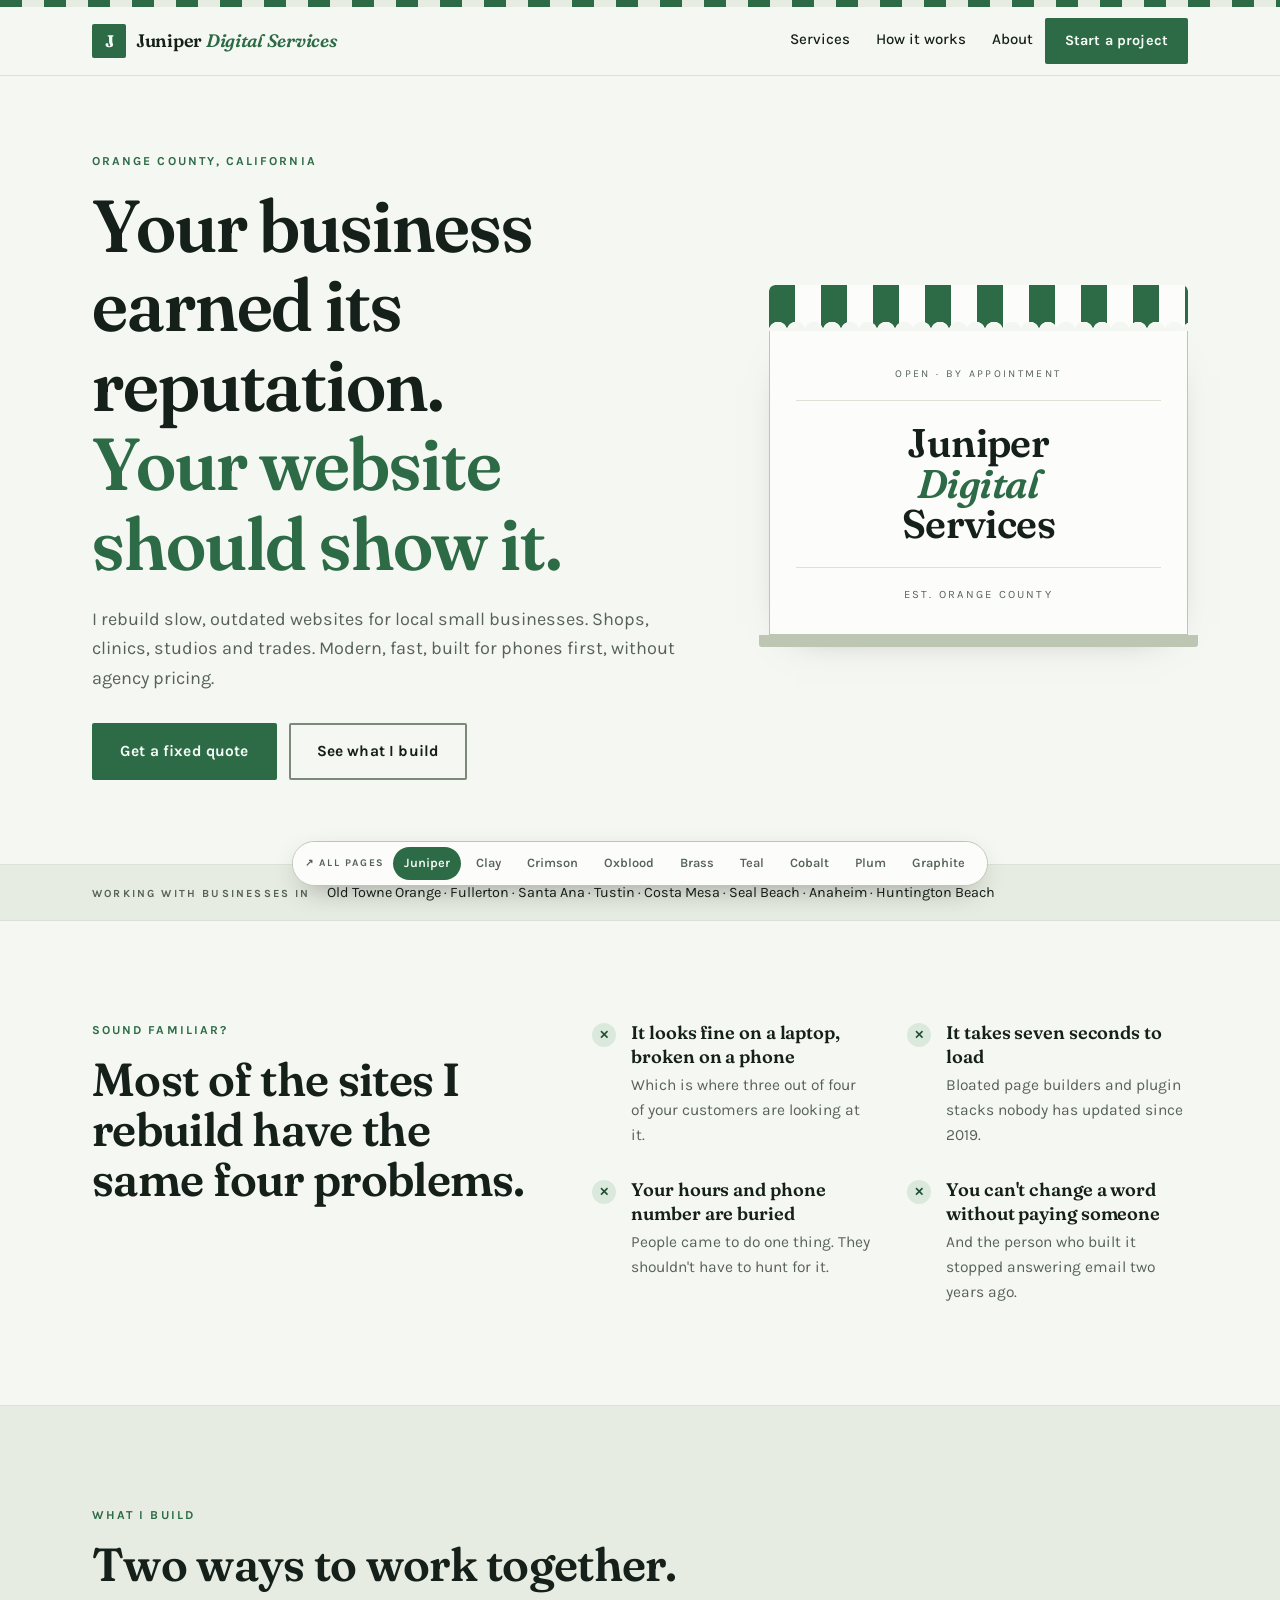
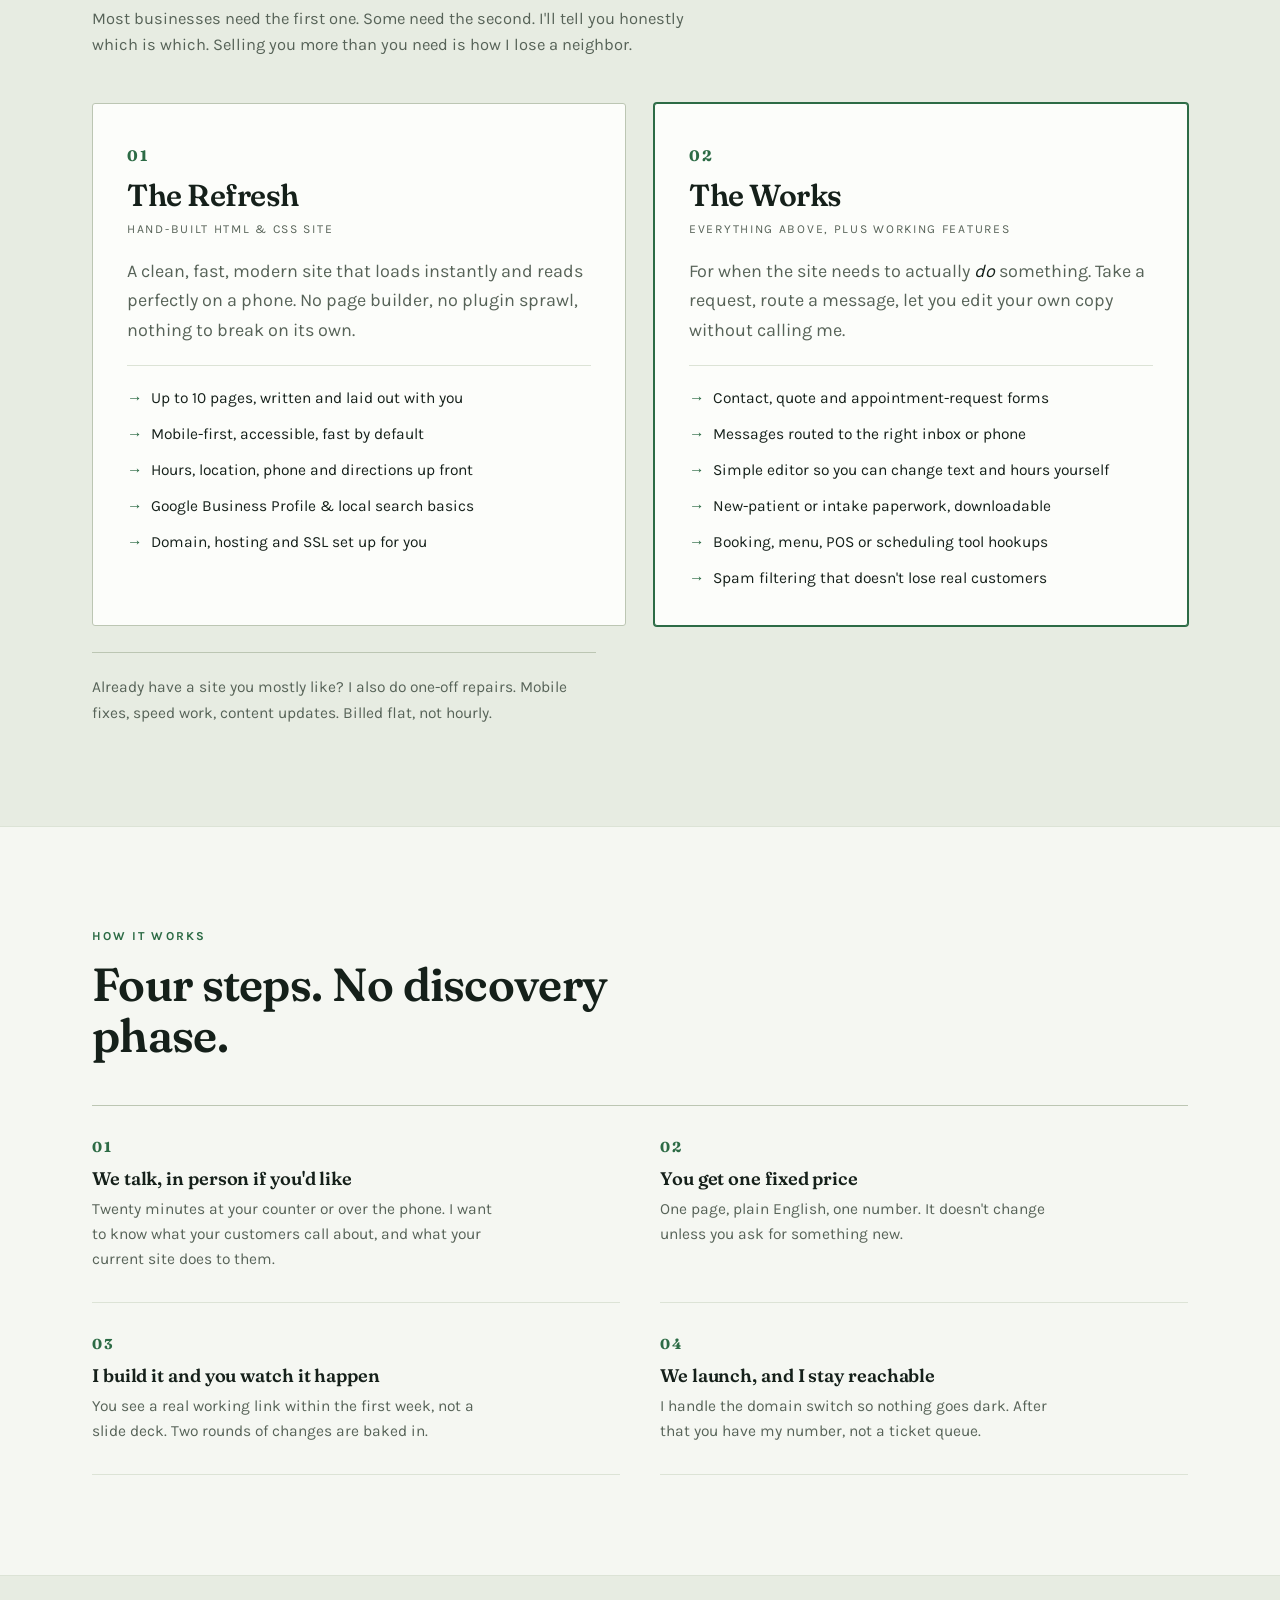
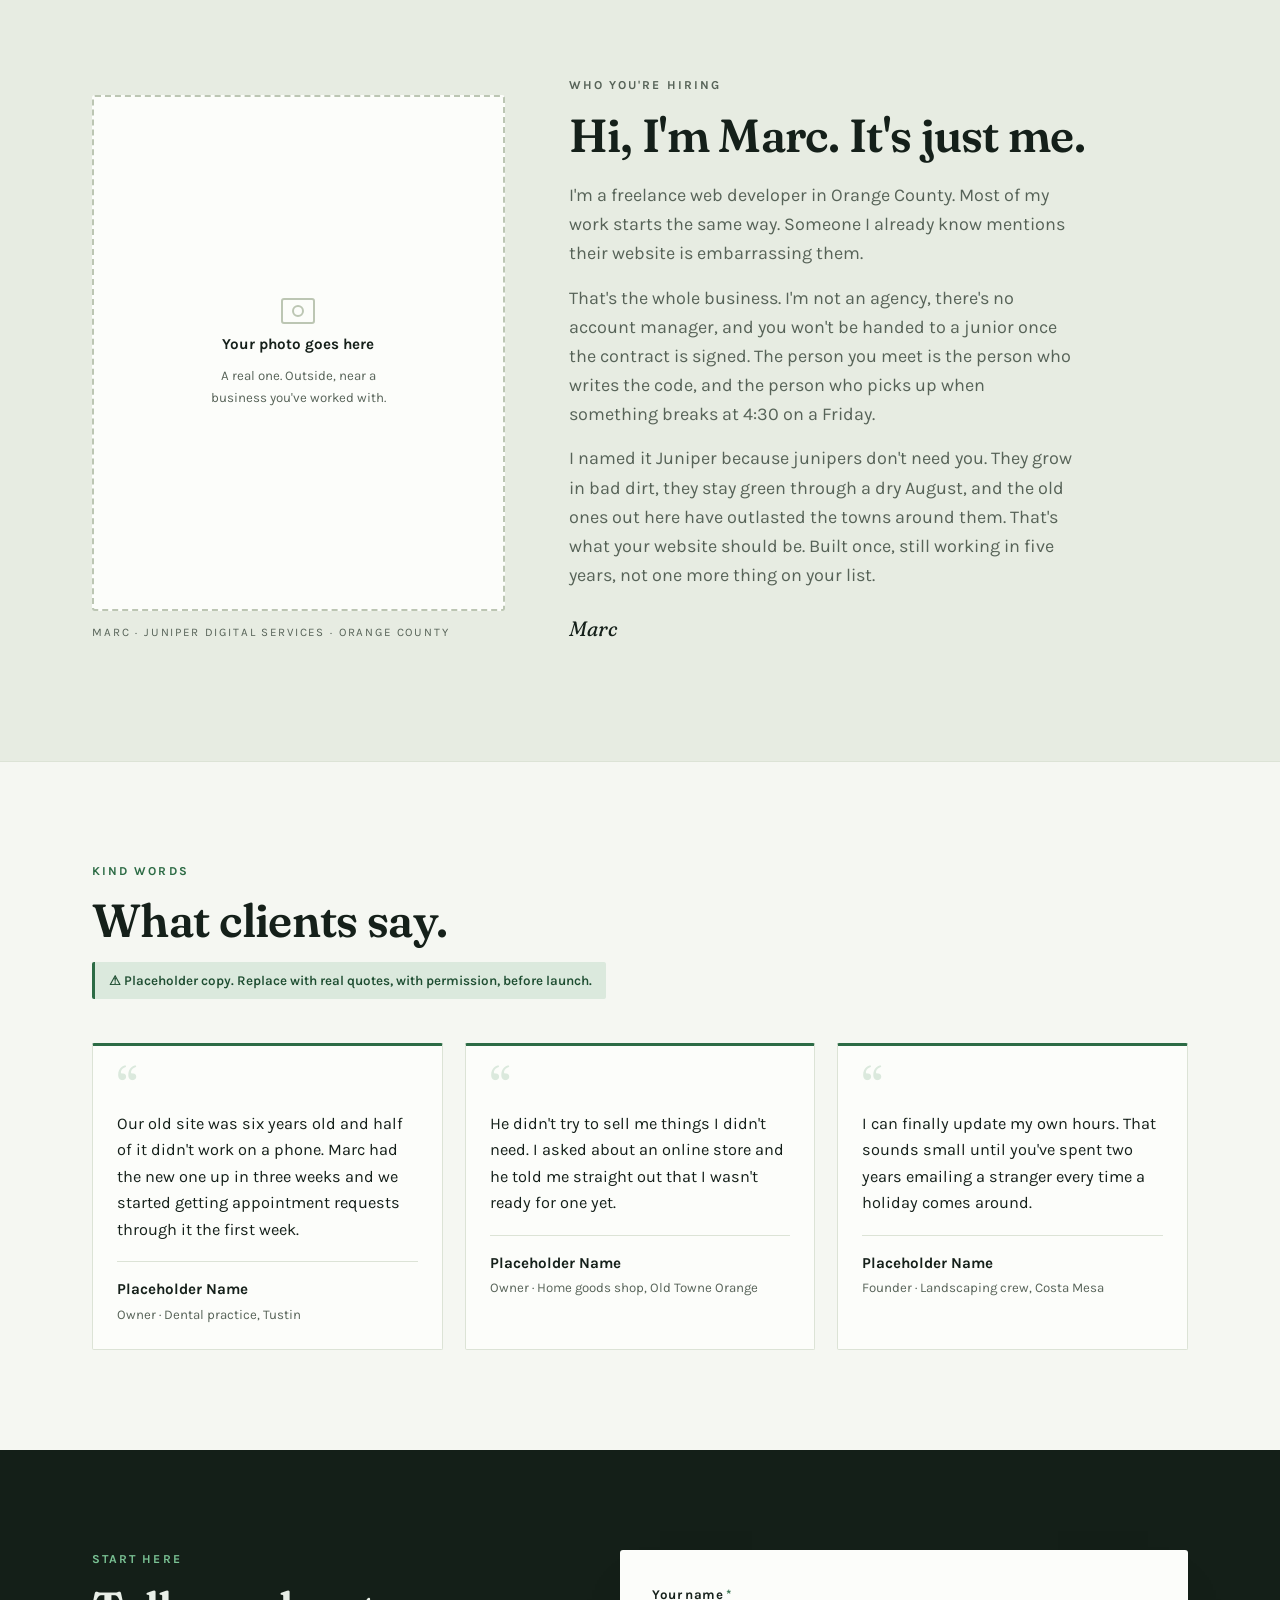
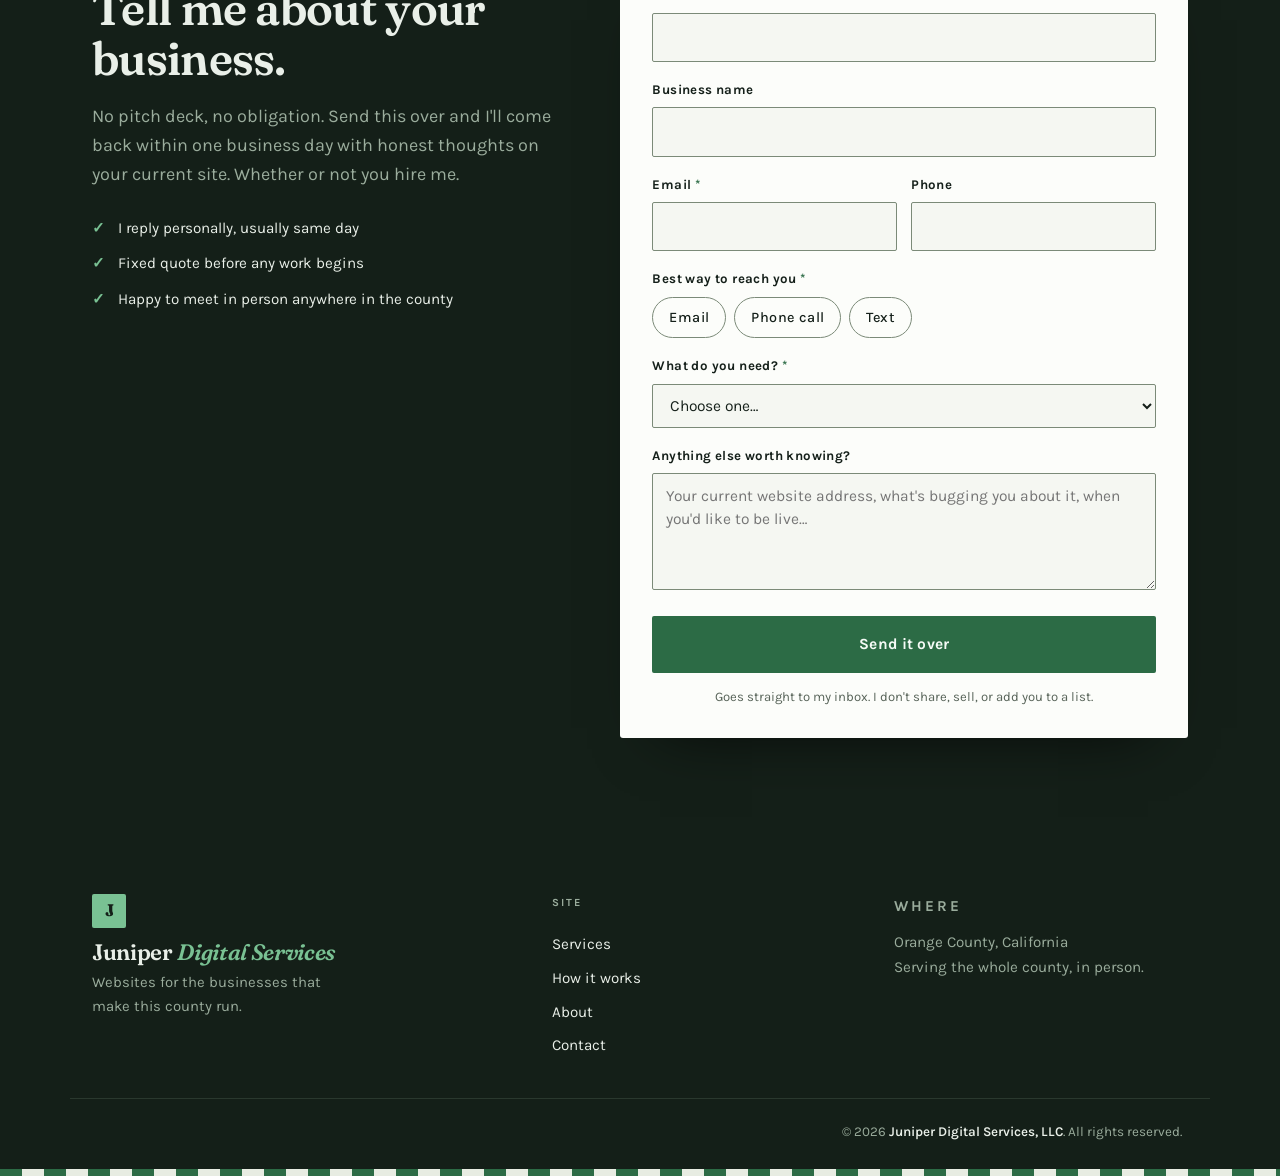
<file: index.html>
<!DOCTYPE html>
<html lang="en" data-theme="juniper">
<head>
<meta charset="utf-8">
<meta name="viewport" content="width=device-width, initial-scale=1">
<title>Juniper Digital Services | Websites for Orange County small businesses</title>
<meta name="description" content="Juniper Digital Services rebuilds dated, slow websites for Orange County small businesses. Retail, healthcare, trades and services. Modern, fast, mobile-first. Fixed quotes, no agency retainers.">
<link rel="preload" href="fonts/fraunces-var.woff2" as="font" type="font/woff2" crossorigin>
<link rel="preload" href="fonts/karla-var.woff2" as="font" type="font/woff2" crossorigin>
<link rel="stylesheet" href="styles.css">
</head>
<body>

<div class="awning" aria-hidden="true"></div>

<header class="site-header">
  <div class="wrap header-inner">
    <a class="wordmark" href="#top">
      <span class="wordmark-mark" aria-hidden="true">J</span>
      <span class="wordmark-text">Juniper <em>Digital Services</em></span>
    </a>
    <nav class="site-nav" aria-label="Main">
      <a href="#services">Services</a>
      <a href="#process">How it works</a>
      <a href="#about">About</a>
    </nav>
    <a class="btn btn-sm header-cta" href="#contact">Start a project</a>
    <button class="nav-toggle" type="button" id="nav-toggle"
            aria-expanded="false" aria-controls="mobile-nav" aria-label="Open menu">
      <span class="nav-toggle-bars" aria-hidden="true"></span>
    </button>
  </div>

  <div class="mobile-nav" id="mobile-nav" hidden>
    <nav class="mobile-nav-links" aria-label="Mobile">
      <a href="#services">Services</a>
      <a href="#process">How it works</a>
      <a href="#about">About</a>
      <a href="#contact">Contact</a>
    </nav>
    <a class="btn btn-block" href="#contact">Start a project</a>
  </div>
</header>

<main id="top">

  <!-- ============ HERO ============ -->
  <section class="hero">
    <div class="wrap hero-grid">
      <div class="hero-copy">
        <p class="eyebrow">Orange County, California</p>
        <h1>Your business earned its reputation.<br>
          <span class="accent">Your website should show it.</span></h1>
        <p class="lede">I rebuild slow, outdated websites for local small businesses.
          Shops, clinics, studios and trades. Modern, fast, built for phones first,
          without agency pricing.</p>
        <div class="hero-actions">
          <a class="btn" href="#contact">Get a fixed quote</a>
          <a class="btn btn-ghost" href="#services">See what I build</a>
        </div>
      </div>

      <aside class="storefront" aria-label="Juniper Digital Services storefront">
        <div class="storefront-awning" aria-hidden="true"></div>
        <div class="storefront-window">
          <p class="storefront-hours">Open · by appointment</p>
          <p class="storefront-sign">Juniper<br><em>Digital</em><br>Services</p>
          <p class="storefront-addr">Est. Orange County</p>
        </div>
        <div class="storefront-stoop" aria-hidden="true"></div>
      </aside>
    </div>

    <div class="places" aria-label="Service area">
      <div class="wrap places-inner">
        <span class="places-label">Working with businesses in</span>
        <span class="places-list">Old Towne Orange · Fullerton · Santa Ana · Tustin · Costa Mesa · Seal Beach · Anaheim · Huntington Beach</span>
      </div>
    </div>
  </section>

  <!-- ============ PROBLEM ============ -->
  <section class="section problem">
    <div class="wrap problem-grid">
      <div class="problem-head">
        <p class="eyebrow">Sound familiar?</p>
        <h2>Most of the sites I rebuild have the same four problems.</h2>
      </div>
      <ul class="problem-list">
        <li>
          <span class="tick" aria-hidden="true">✕</span>
          <div><h3>It looks fine on a laptop, broken on a phone</h3>
          <p>Which is where three out of four of your customers are looking at it.</p></div>
        </li>
        <li>
          <span class="tick" aria-hidden="true">✕</span>
          <div><h3>It takes seven seconds to load</h3>
          <p>Bloated page builders and plugin stacks nobody has updated since 2019.</p></div>
        </li>
        <li>
          <span class="tick" aria-hidden="true">✕</span>
          <div><h3>Your hours and phone number are buried</h3>
          <p>People came to do one thing. They shouldn't have to hunt for it.</p></div>
        </li>
        <li>
          <span class="tick" aria-hidden="true">✕</span>
          <div><h3>You can't change a word without paying someone</h3>
          <p>And the person who built it stopped answering email two years ago.</p></div>
        </li>
      </ul>
    </div>
  </section>

  <!-- ============ SERVICES ============ -->
  <section class="section services" id="services">
    <div class="wrap">
      <div class="section-head">
        <p class="eyebrow">What I build</p>
        <h2>Two ways to work together.</h2>
        <p class="section-sub">Most businesses need the first one. Some need the second. I'll tell you
          honestly which is which. Selling you more than you need is how I lose a neighbor.</p>
      </div>

      <div class="tiers">
        <article class="tier">
          <p class="tier-num">01</p>
          <h3 class="tier-name">The Refresh</h3>
          <p class="tier-kind">Hand-built HTML &amp; CSS site</p>
          <p class="tier-desc">A clean, fast, modern site that loads instantly and reads perfectly on a
            phone. No page builder, no plugin sprawl, nothing to break on its own.</p>
          <ul class="tier-list">
            <li>Up to 10 pages, written and laid out with you</li>
            <li>Mobile-first, accessible, fast by default</li>
            <li>Hours, location, phone and directions up front</li>
            <li>Google Business Profile &amp; local search basics</li>
            <li>Domain, hosting and SSL set up for you</li>
          </ul>
        </article>

        <article class="tier tier-featured">
          <p class="tier-num">02</p>
          <h3 class="tier-name">The Works</h3>
          <p class="tier-kind">Everything above, plus working features</p>
          <p class="tier-desc">For when the site needs to actually <em>do</em> something. Take a request,
            route a message, let you edit your own copy without calling me.</p>
          <ul class="tier-list">
            <li>Contact, quote and appointment-request forms</li>
            <li>Messages routed to the right inbox or phone</li>
            <li>Simple editor so you can change text and hours yourself</li>
            <li>New-patient or intake paperwork, downloadable</li>
            <li>Booking, menu, POS or scheduling tool hookups</li>
            <li>Spam filtering that doesn't lose real customers</li>
          </ul>
        </article>
      </div>

      <p class="tiers-note">Already have a site you mostly like? I also do one-off repairs.
        Mobile fixes, speed work, content updates. Billed flat, not hourly.</p>
    </div>
  </section>

  <!-- ============ PROCESS ============ -->
  <section class="section process" id="process">
    <div class="wrap">
      <div class="section-head">
        <p class="eyebrow">How it works</p>
        <h2>Four steps. No discovery phase.</h2>
      </div>
      <ol class="steps">
        <li><span class="step-num">01</span>
          <h3>We talk, in person if you'd like</h3>
          <p>Twenty minutes at your counter or over the phone. I want to know what your
            customers call about, and what your current site does to them.</p></li>
        <li><span class="step-num">02</span>
          <h3>You get one fixed price</h3>
          <p>One page, plain English, one number. It doesn't change unless you ask for
            something new.</p></li>
        <li><span class="step-num">03</span>
          <h3>I build it and you watch it happen</h3>
          <p>You see a real working link within the first week, not a slide deck. Two
            rounds of changes are baked in.</p></li>
        <li><span class="step-num">04</span>
          <h3>We launch, and I stay reachable</h3>
          <p>I handle the domain switch so nothing goes dark. After that you have my
            number, not a ticket queue.</p></li>
      </ol>
    </div>
  </section>

  <!-- ============ ABOUT ============ -->
  <section class="section about" id="about">
    <div class="wrap about-grid">
      <div class="about-photo">
        <!-- Swap this block for a real photo: <img src="images/marc.jpg" alt="Marc, ..."> -->
        <div class="photo-slot">
          <span class="photo-slot-mark" aria-hidden="true"></span>
          <span class="photo-slot-text">Your photo goes here</span>
          <span class="photo-slot-hint">A real one. Outside, near a business you've worked with.</span>
        </div>
        <p class="about-caption">Marc · Juniper Digital Services · Orange County</p>
      </div>
      <div class="about-copy">
        <p class="eyebrow">Who you're hiring</p>
        <h2>Hi, I'm Marc. It's just me.</h2>
        <p>I'm a freelance web developer in Orange County. Most of my work starts the same
          way. Someone I already know mentions their website is embarrassing them.</p>
        <p>That's the whole business. I'm not an agency, there's no account manager, and you
          won't be handed to a junior once the contract is signed. The person you meet is the
          person who writes the code, and the person who picks up when something breaks at
          4:30 on a Friday.</p>
        <p>I named it Juniper because junipers don't need you. They grow in bad dirt, they
          stay green through a dry August, and the old ones out here have outlasted the towns
          around them. That's what your website should be. Built once, still working in five
          years, not one more thing on your list.</p>
        <p class="signature">Marc</p>
      </div>
    </div>
  </section>

  <!-- ============ TESTIMONIALS ============ -->
  <section class="section proof">
    <div class="wrap">
      <div class="section-head">
        <p class="eyebrow">Kind words</p>
        <h2>What clients say.</h2>
        <p class="section-sub placeholder-warning">⚠ Placeholder copy. Replace with real quotes,
          with permission, before launch.</p>
      </div>
      <div class="quotes">
        <figure class="quote">
          <span class="quote-mark" aria-hidden="true">“</span>
          <blockquote><p>Our old site was six years old and half of it didn't work on a phone.
            Marc had the new one up in three weeks and we started getting appointment requests
            through it the first week.</p></blockquote>
          <figcaption><strong>Placeholder Name</strong><span>Owner · Dental practice, Tustin</span></figcaption>
        </figure>
        <figure class="quote">
          <span class="quote-mark" aria-hidden="true">“</span>
          <blockquote><p>He didn't try to sell me things I didn't need. I asked about an online
            store and he told me straight out that I wasn't ready for one yet.</p></blockquote>
          <figcaption><strong>Placeholder Name</strong><span>Owner · Home goods shop, Old Towne Orange</span></figcaption>
        </figure>
        <figure class="quote">
          <span class="quote-mark" aria-hidden="true">“</span>
          <blockquote><p>I can finally update my own hours. That sounds small until you've spent
            two years emailing a stranger every time a holiday comes around.</p></blockquote>
          <figcaption><strong>Placeholder Name</strong><span>Founder · Landscaping crew, Costa Mesa</span></figcaption>
        </figure>
      </div>
    </div>
  </section>

  <!-- ============ CONTACT ============ -->
  <section class="band contact" id="contact">
    <div class="wrap contact-grid">
      <div class="contact-copy">
        <p class="eyebrow">Start here</p>
        <h2>Tell me about your business.</h2>
        <p>No pitch deck, no obligation. Send this over and I'll come back within one business
          day with honest thoughts on your current site. Whether or not you hire me.</p>
        <ul class="contact-points">
          <li>I reply personally, usually same day</li>
          <li>Fixed quote before any work begins</li>
          <li>Happy to meet in person anywhere in the county</li>
        </ul>
      </div>

      <form class="contact-form" action="https://api.web3forms.com/submit" method="POST">
        <!-- Web3Forms public access key. Public by design: it only identifies
             the destination inbox and cannot be used to read submissions. -->
        <input type="hidden" name="access_key" value="128522b2-46a1-47de-a74b-624902c74c3e">
        <input type="hidden" name="subject" value="New inquiry from Juniper (home)">
        <input type="hidden" name="from_name" value="Juniper Digital Services">
        <!-- Optional: send people to your own thank-you page after submitting -->
        <!-- <input type="hidden" name="redirect" value="https://YOUR-DOMAIN/thanks.html"> -->
        <!-- Honeypot: hidden from people, filled in by bots -->
        <input type="checkbox" name="botcheck" class="hp" tabindex="-1" autocomplete="off">

        <div class="field">
          <label for="f-name">Your name <span class="req">*</span></label>
          <input id="f-name" name="name" type="text" autocomplete="name" required>
        </div>

        <div class="field">
          <label for="f-company">Business name</label>
          <input id="f-company" name="company" type="text" autocomplete="organization">
        </div>

        <div class="field-row">
          <div class="field">
            <label for="f-email">Email <span class="req">*</span></label>
            <input id="f-email" name="email" type="email" autocomplete="email" required>
          </div>
          <div class="field">
            <label for="f-phone">Phone</label>
            <input id="f-phone" name="phone" type="tel" autocomplete="tel">
          </div>
        </div>

        <fieldset class="field choice">
          <legend>Best way to reach you <span class="req">*</span></legend>
          <div class="choices">
            <label class="pill"><input type="radio" name="preferred_contact" value="Email" required><span>Email</span></label>
            <label class="pill"><input type="radio" name="preferred_contact" value="Phone call"><span>Phone call</span></label>
            <label class="pill"><input type="radio" name="preferred_contact" value="Text message"><span>Text</span></label>
          </div>
        </fieldset>

        <div class="field">
          <label for="f-reason">What do you need? <span class="req">*</span></label>
          <select id="f-reason" name="reason" required>
            <option value="" disabled selected>Choose one…</option>
            <option>Rebuild my existing website</option>
            <option>Build a new website from scratch</option>
            <option>Add a contact, quote or booking form</option>
            <option>Fix how my site looks on phones</option>
            <option>Speed up a slow site</option>
            <option>Ongoing updates &amp; maintenance</option>
            <option>Something else / not sure yet</option>
          </select>
        </div>

        <div class="field">
          <label for="f-message">Anything else worth knowing?</label>
          <textarea id="f-message" name="message" rows="4" placeholder="Your current website address, what's bugging you about it, when you'd like to be live…"></textarea>
        </div>

        <button class="btn btn-block" type="submit">Send it over</button>
        <p class="form-note">Goes straight to my inbox. I don't share, sell, or add you to a list.</p>
      </form>
    </div>
  </section>

</main>

<footer class="site-footer">
  <div class="wrap footer-grid">
    <div class="footer-brand">
      <span class="wordmark-mark" aria-hidden="true">J</span>
      <p class="footer-name">Juniper <em>Digital Services</em></p>
      <p class="footer-tag">Websites for the businesses that make this county run.</p>
    </div>
    <nav class="footer-nav" aria-label="Footer">
      <p class="footer-head">Site</p>
      <a href="#services">Services</a>
      <a href="#process">How it works</a>
      <a href="#about">About</a>
      <a href="#contact">Contact</a>
    </nav>
    <div class="footer-meta">
      <p class="footer-head">Where</p>
      <p>Orange County, California</p>
      <p>Serving the whole county, in person.</p>
    </div>
  </div>
  <div class="wrap footer-legal">
    <p>&copy; <span id="year">2026</span> <strong>Juniper Digital Services, LLC</strong>. All rights reserved.</p>
  </div>
  <div class="awning awning-foot" aria-hidden="true"></div>
</footer>

<!-- Review-only palette switcher. Delete this block and theme.js before launch. -->
<div class="theme-switch" role="group" aria-label="Preview palette">
  <a class="theme-switch-label" href="lab/index.html" style="text-decoration:none">↗ All pages</a>
  <button type="button" data-theme-set="juniper">Juniper</button>
  <button type="button" data-theme-set="clay">Clay</button>
  <button type="button" data-theme-set="crimson">Crimson</button>
  <button type="button" data-theme-set="oxblood">Oxblood</button>
  <button type="button" data-theme-set="brass">Brass</button>
  <button type="button" data-theme-set="teal">Teal</button>
  <button type="button" data-theme-set="cobalt">Cobalt</button>
  <button type="button" data-theme-set="plum">Plum</button>
  <button type="button" data-theme-set="graphite">Graphite</button>
  <button type="button" data-theme-set="ink">Ink</button>
</div>

<script src="nav.js"></script>
<script src="theme.js"></script>
</body>
</html>
</file>
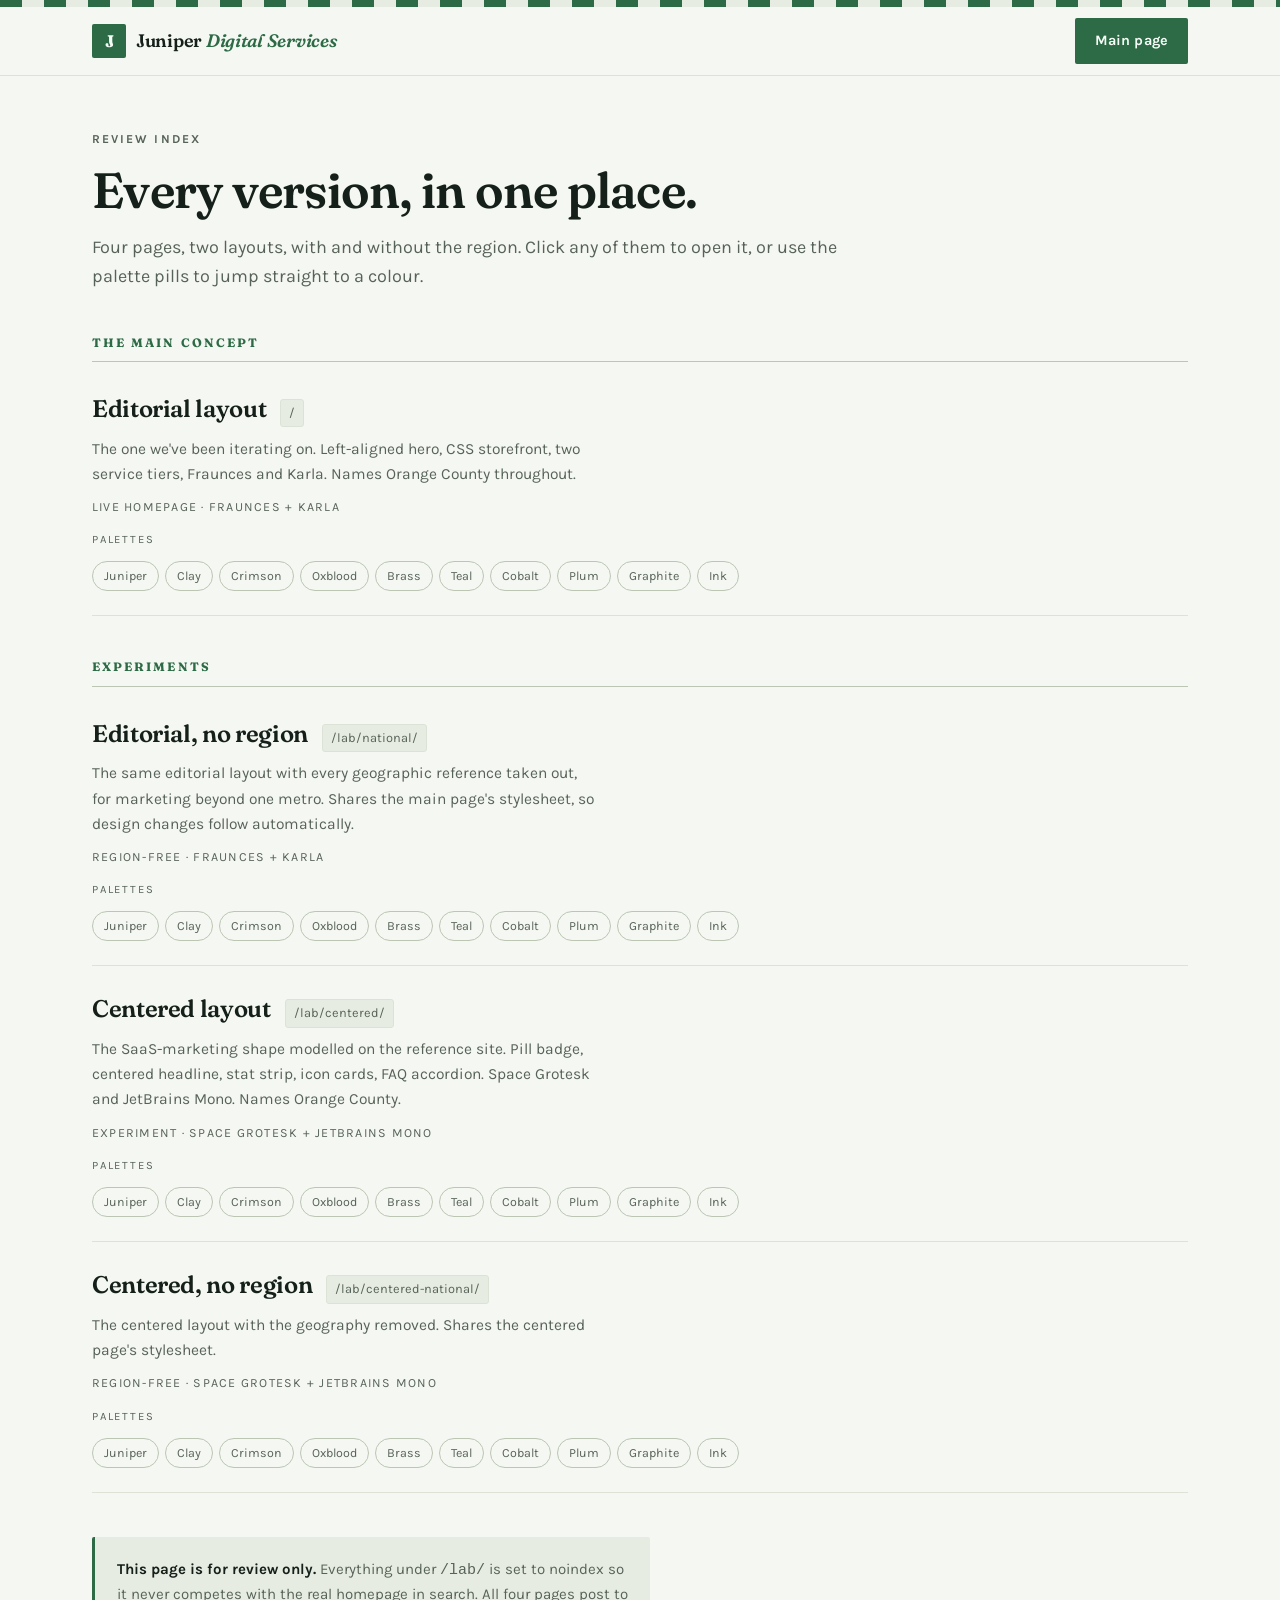
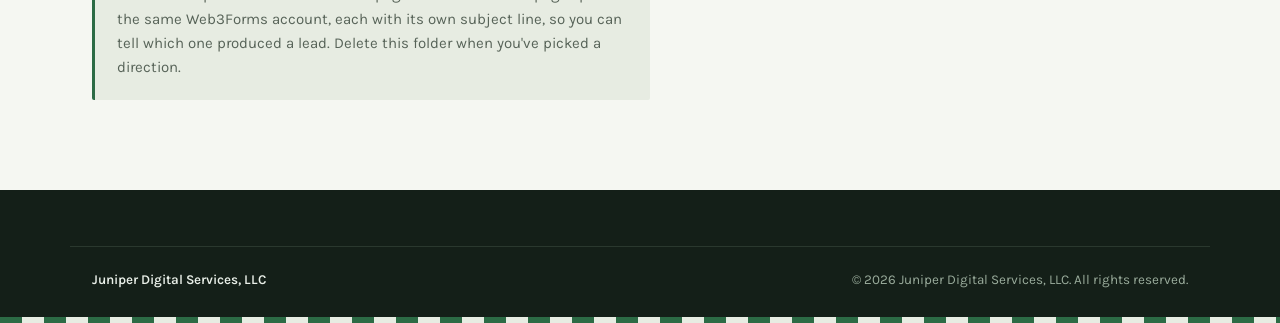
<file: lab/index.html>
<!DOCTYPE html>
<html lang="en" data-theme="juniper">
<head>
<meta charset="utf-8">
<meta name="viewport" content="width=device-width, initial-scale=1">
<title>Juniper Digital Services | Review index</title>
<meta name="robots" content="noindex">
<link rel="preload" href="../fonts/fraunces-var.woff2" as="font" type="font/woff2" crossorigin>
<link rel="preload" href="../fonts/karla-var.woff2" as="font" type="font/woff2" crossorigin>
<link rel="stylesheet" href="../styles.css">
<style>
  .hub { padding: 54px 0 90px; }
  .hub-head { max-width: 44em; margin-bottom: 44px; }
  .hub-head h1 { font-size: clamp(2.1rem, 5vw, 3.1rem); margin-bottom: 16px; }
  .hub-head p { color: var(--ink-2); }

  .hub-group { margin-bottom: 44px; }
  .hub-group > h2 {
    font-size: 0.76rem; font-weight: 700;
    letter-spacing: 0.17em; text-transform: uppercase;
    color: var(--accent);
    padding-bottom: 12px; margin-bottom: 4px;
    border-bottom: 1px solid var(--line-strong);
  }

  .entry-block { border-bottom: 1px solid var(--line); padding-bottom: 20px; }
  .entry {
    display: block;
    padding: 24px 0 0;
    text-decoration: none; color: inherit;
  }
  .entry:hover .entry-name { text-decoration: underline; text-underline-offset: 4px; }
  .entry:hover .entry-name { color: var(--accent); }
  .entry-top { display: flex; flex-wrap: wrap; align-items: baseline; gap: 6px 14px; }
  .entry-name {
    font-family: "Fraunces", Georgia, serif;
    font-variation-settings: "SOFT" 40, "WONK" 1;
    font-weight: 600; font-size: 1.5rem; letter-spacing: -0.015em;
  }
  .entry-path {
    font-size: 0.8rem; color: var(--ink-2);
    background: var(--paper-2); border: 1px solid var(--line);
    border-radius: 3px; padding: 3px 8px;
  }
  .entry-desc { display: block; color: var(--ink-2); margin-top: 8px; max-width: 56ch; font-size: 0.97rem; }
  .entry-meta {
    display: block;
    margin-top: 10px; font-size: 0.78rem; letter-spacing: 0.1em;
    text-transform: uppercase; color: var(--ink-2);
  }

  .themes { display: flex; flex-wrap: wrap; gap: 6px; margin: 12px 0 4px; padding-left: 0; }
  .themes a {
    font-size: 0.78rem; text-decoration: none;
    color: var(--ink-2);
    border: 1px solid var(--line-strong); border-radius: 999px;
    padding: 4px 11px;
  }
  .themes a:hover { border-color: var(--accent); color: var(--accent); }
  .themes-label {
    font-size: 0.7rem; letter-spacing: 0.16em; text-transform: uppercase;
    color: var(--ink-2); margin-top: 14px;
  }
  .hub-note {
    margin-top: 40px; padding: 20px 22px;
    background: var(--paper-2); border-left: 3px solid var(--accent);
    border-radius: 2px; font-size: 0.94rem; color: var(--ink-2); max-width: 62ch;
  }
  .hub-note strong { color: var(--ink); }
</style>
</head>
<body>

<div class="awning" aria-hidden="true"></div>

<header class="site-header">
  <div class="wrap header-inner">
    <a class="wordmark" href="../index.html">
      <span class="wordmark-mark" aria-hidden="true">J</span>
      <span class="wordmark-text">Juniper <em>Digital Services</em></span>
    </a>
    <a class="btn btn-sm" href="../index.html">Main page</a>
  </div>
</header>

<main class="hub">
  <div class="wrap">
    <div class="hub-head">
      <p class="eyebrow">Review index</p>
      <h1>Every version, in one place.</h1>
      <p>Four pages, two layouts, with and without the region. Click any of them to
        open it, or use the palette pills to jump straight to a colour.</p>
    </div>

    <section class="hub-group">
      <h2>The main concept</h2>

      <div class="entry-block">
        <a class="entry" href="../index.html">
          <span class="entry-top">
            <span class="entry-name">Editorial layout</span>
            <span class="entry-path">/</span>
          </span>
          <span class="entry-desc">The one we've been iterating on. Left-aligned hero, CSS storefront, two service tiers, Fraunces and Karla. Names Orange County throughout.</span>
          <span class="entry-meta">Live homepage · Fraunces + Karla</span>
        </a>
        <p class="themes-label">Palettes</p>
        <p class="themes">
          <a href="../index.html?theme=juniper">Juniper</a>
          <a href="../index.html?theme=clay">Clay</a>
          <a href="../index.html?theme=crimson">Crimson</a>
          <a href="../index.html?theme=oxblood">Oxblood</a>
          <a href="../index.html?theme=brass">Brass</a>
          <a href="../index.html?theme=teal">Teal</a>
          <a href="../index.html?theme=cobalt">Cobalt</a>
          <a href="../index.html?theme=plum">Plum</a>
          <a href="../index.html?theme=graphite">Graphite</a>
          <a href="../index.html?theme=ink">Ink</a>
        </p>
      </div>
    </section>

    <section class="hub-group">
      <h2>Experiments</h2>

      <div class="entry-block">
        <a class="entry" href="national/index.html">
          <span class="entry-top">
            <span class="entry-name">Editorial, no region</span>
            <span class="entry-path">/lab/national/</span>
          </span>
          <span class="entry-desc">The same editorial layout with every geographic reference taken out, for marketing beyond one metro. Shares the main page's stylesheet, so design changes follow automatically.</span>
          <span class="entry-meta">Region-free · Fraunces + Karla</span>
        </a>
        <p class="themes-label">Palettes</p>
        <p class="themes">
          <a href="national/index.html?theme=juniper">Juniper</a>
          <a href="national/index.html?theme=clay">Clay</a>
          <a href="national/index.html?theme=crimson">Crimson</a>
          <a href="national/index.html?theme=oxblood">Oxblood</a>
          <a href="national/index.html?theme=brass">Brass</a>
          <a href="national/index.html?theme=teal">Teal</a>
          <a href="national/index.html?theme=cobalt">Cobalt</a>
          <a href="national/index.html?theme=plum">Plum</a>
          <a href="national/index.html?theme=graphite">Graphite</a>
          <a href="national/index.html?theme=ink">Ink</a>
        </p>
      </div>

      <div class="entry-block">
        <a class="entry" href="centered/index.html">
          <span class="entry-top">
            <span class="entry-name">Centered layout</span>
            <span class="entry-path">/lab/centered/</span>
          </span>
          <span class="entry-desc">The SaaS-marketing shape modelled on the reference site. Pill badge, centered headline, stat strip, icon cards, FAQ accordion. Space Grotesk and JetBrains Mono. Names Orange County.</span>
          <span class="entry-meta">Experiment · Space Grotesk + JetBrains Mono</span>
        </a>
        <p class="themes-label">Palettes</p>
        <p class="themes">
          <a href="centered/index.html?theme=juniper">Juniper</a>
          <a href="centered/index.html?theme=clay">Clay</a>
          <a href="centered/index.html?theme=crimson">Crimson</a>
          <a href="centered/index.html?theme=oxblood">Oxblood</a>
          <a href="centered/index.html?theme=brass">Brass</a>
          <a href="centered/index.html?theme=teal">Teal</a>
          <a href="centered/index.html?theme=cobalt">Cobalt</a>
          <a href="centered/index.html?theme=plum">Plum</a>
          <a href="centered/index.html?theme=graphite">Graphite</a>
          <a href="centered/index.html?theme=ink">Ink</a>
        </p>
      </div>

      <div class="entry-block">
        <a class="entry" href="centered-national/index.html">
          <span class="entry-top">
            <span class="entry-name">Centered, no region</span>
            <span class="entry-path">/lab/centered-national/</span>
          </span>
          <span class="entry-desc">The centered layout with the geography removed. Shares the centered page's stylesheet.</span>
          <span class="entry-meta">Region-free · Space Grotesk + JetBrains Mono</span>
        </a>
        <p class="themes-label">Palettes</p>
        <p class="themes">
          <a href="centered-national/index.html?theme=juniper">Juniper</a>
          <a href="centered-national/index.html?theme=clay">Clay</a>
          <a href="centered-national/index.html?theme=crimson">Crimson</a>
          <a href="centered-national/index.html?theme=oxblood">Oxblood</a>
          <a href="centered-national/index.html?theme=brass">Brass</a>
          <a href="centered-national/index.html?theme=teal">Teal</a>
          <a href="centered-national/index.html?theme=cobalt">Cobalt</a>
          <a href="centered-national/index.html?theme=plum">Plum</a>
          <a href="centered-national/index.html?theme=graphite">Graphite</a>
          <a href="centered-national/index.html?theme=ink">Ink</a>
        </p>
      </div>
    </section>

    <p class="hub-note"><strong>This page is for review only.</strong> Everything under
      <code>/lab/</code> is set to noindex so it never competes with the real homepage in
      search. All four pages post to the same Web3Forms account, each with its own subject
      line, so you can tell which one produced a lead. Delete this folder when you've picked
      a direction.</p>
  </div>
</main>

<footer class="site-footer">
  <div class="wrap footer-legal">
    <p><strong>Juniper Digital Services, LLC</strong></p>
    <p>&copy; <span id="year">2026</span> Juniper Digital Services, LLC. All rights reserved.</p>
  </div>
  <div class="awning awning-foot" aria-hidden="true"></div>
</footer>

<script src="../theme.js"></script>
</body>
</html>
</file>
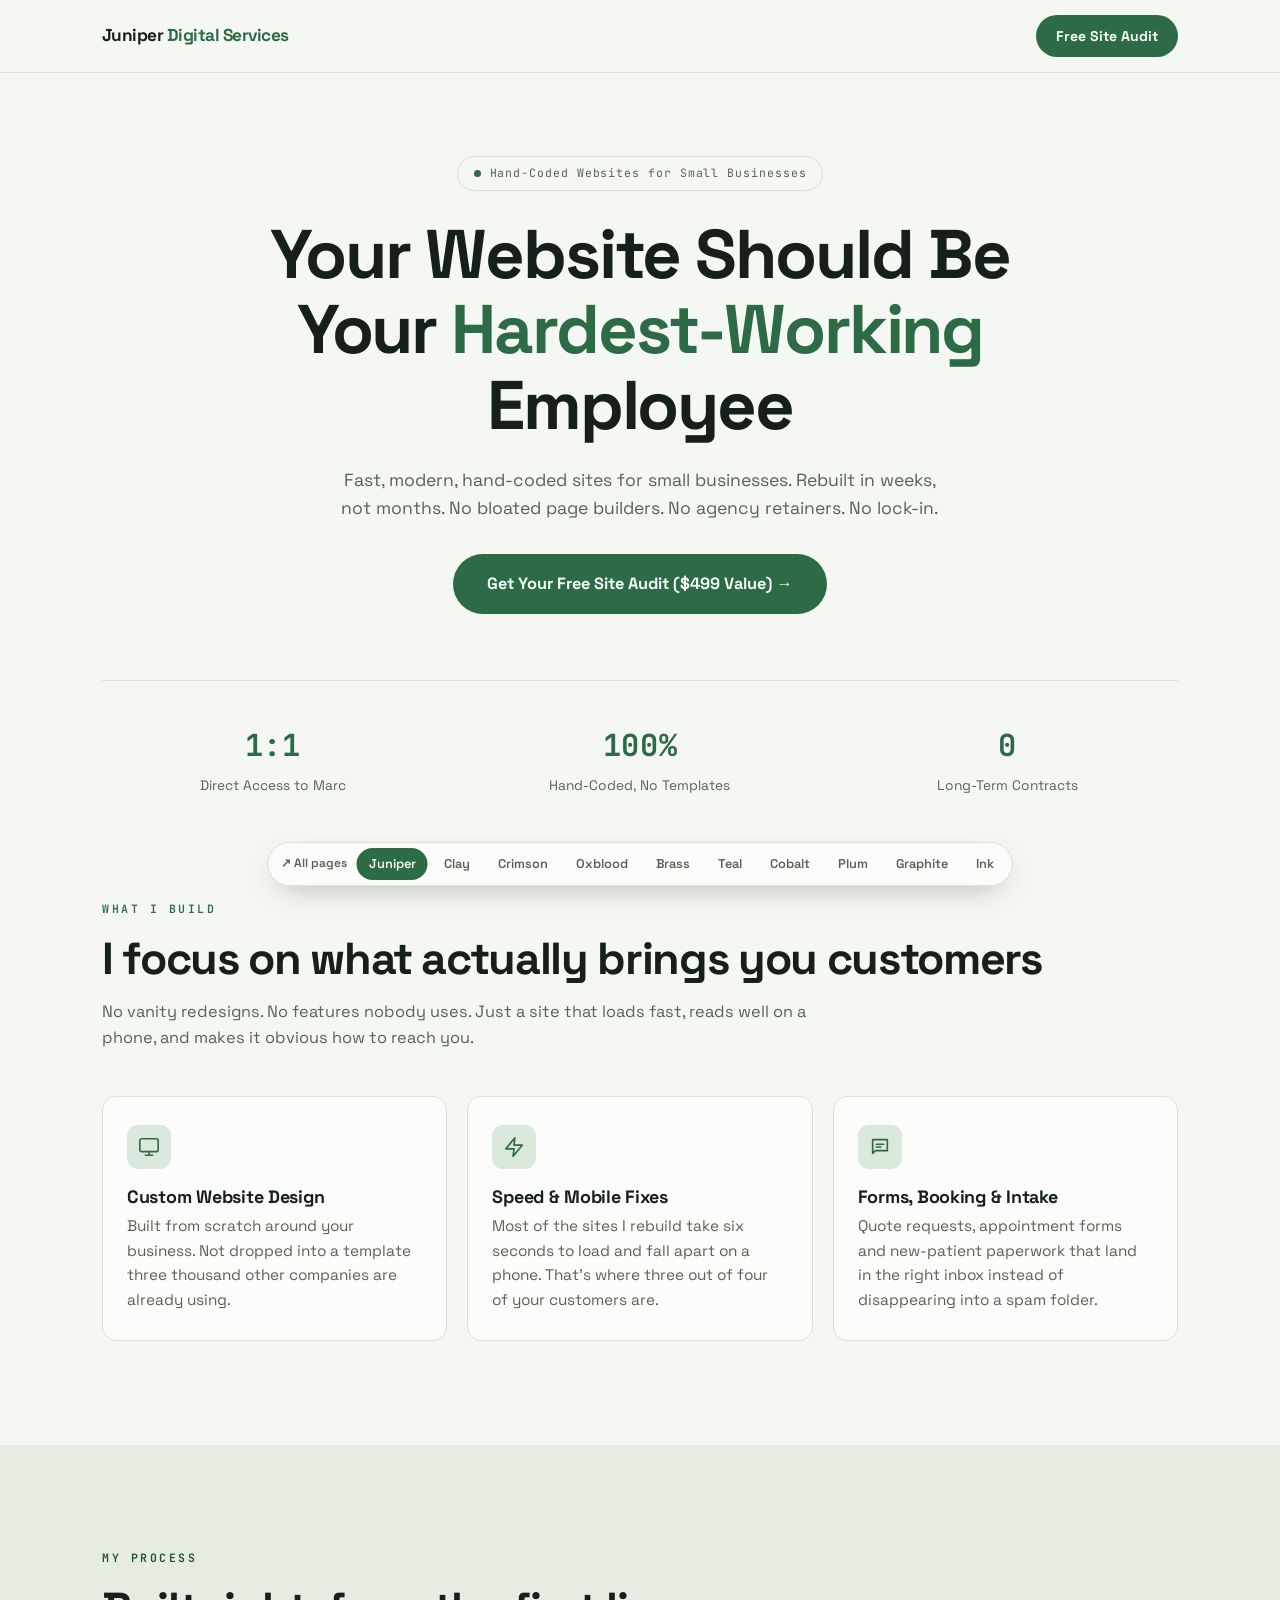
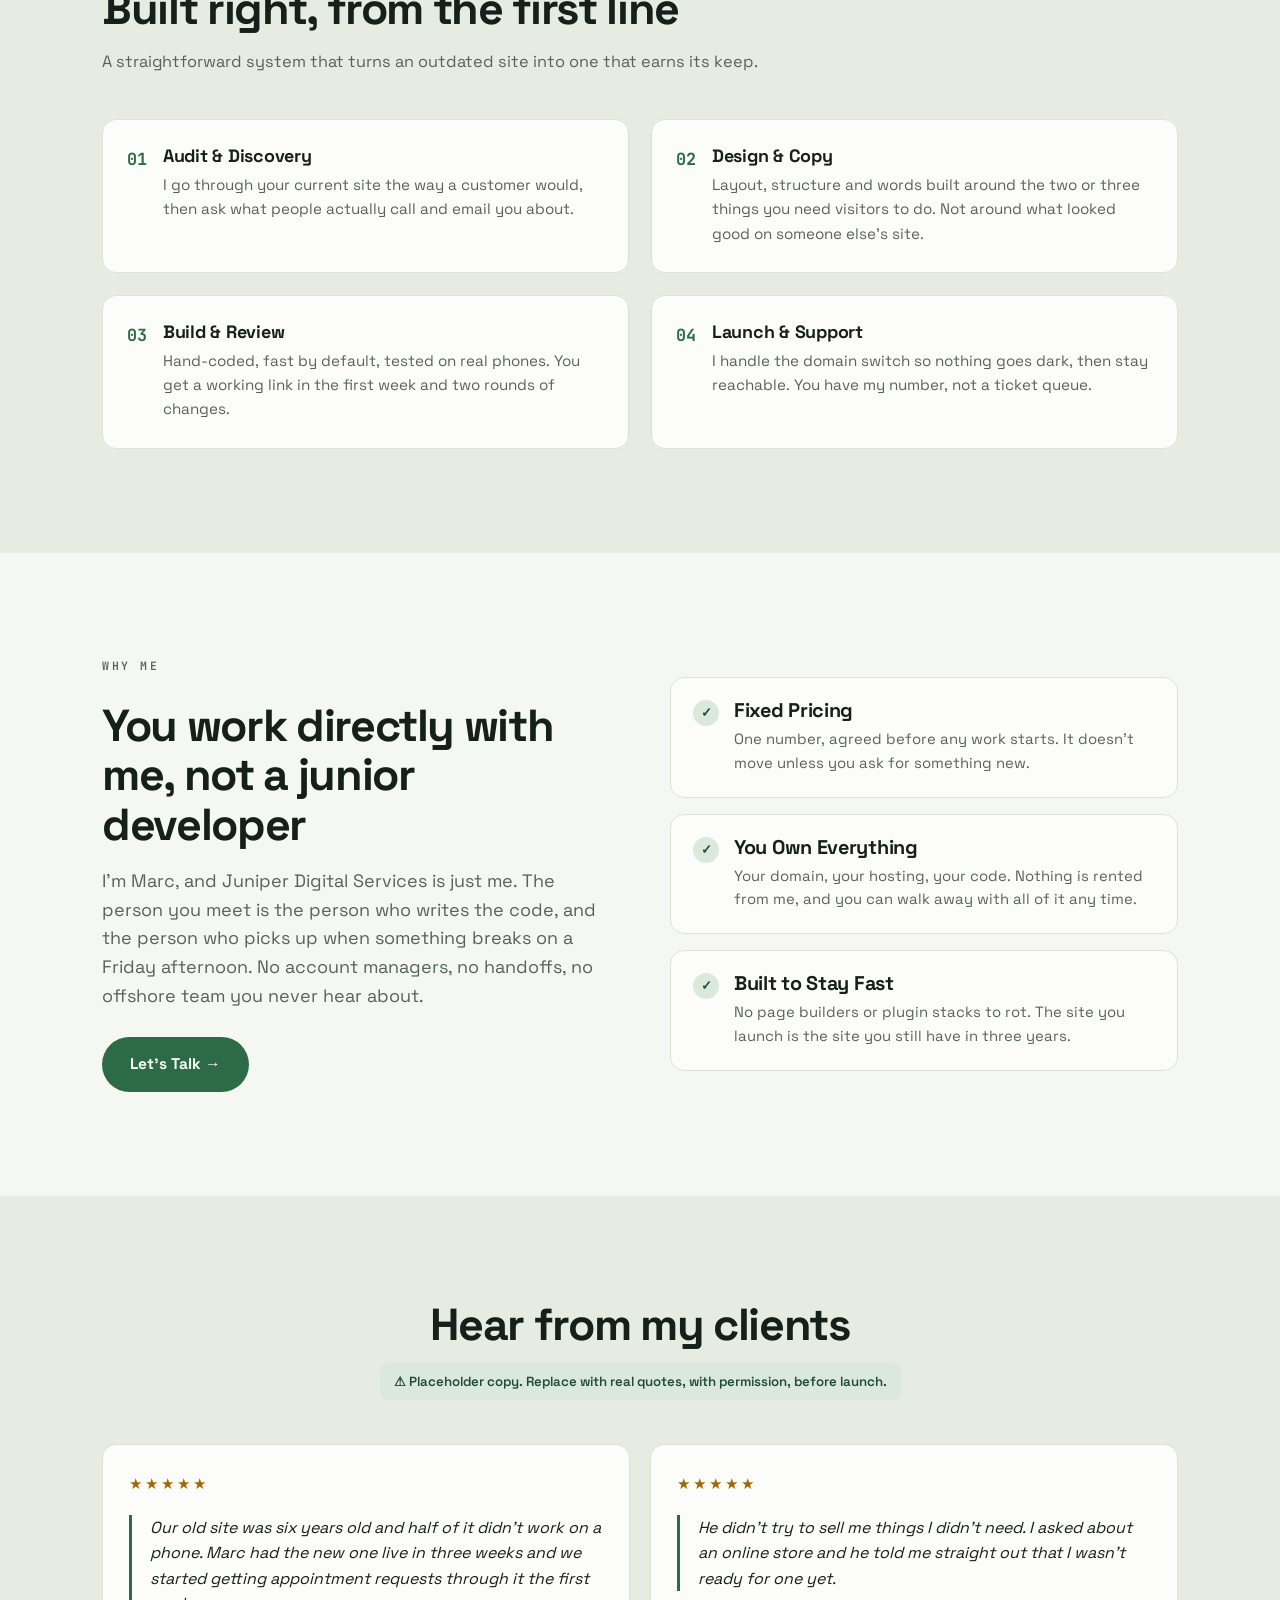
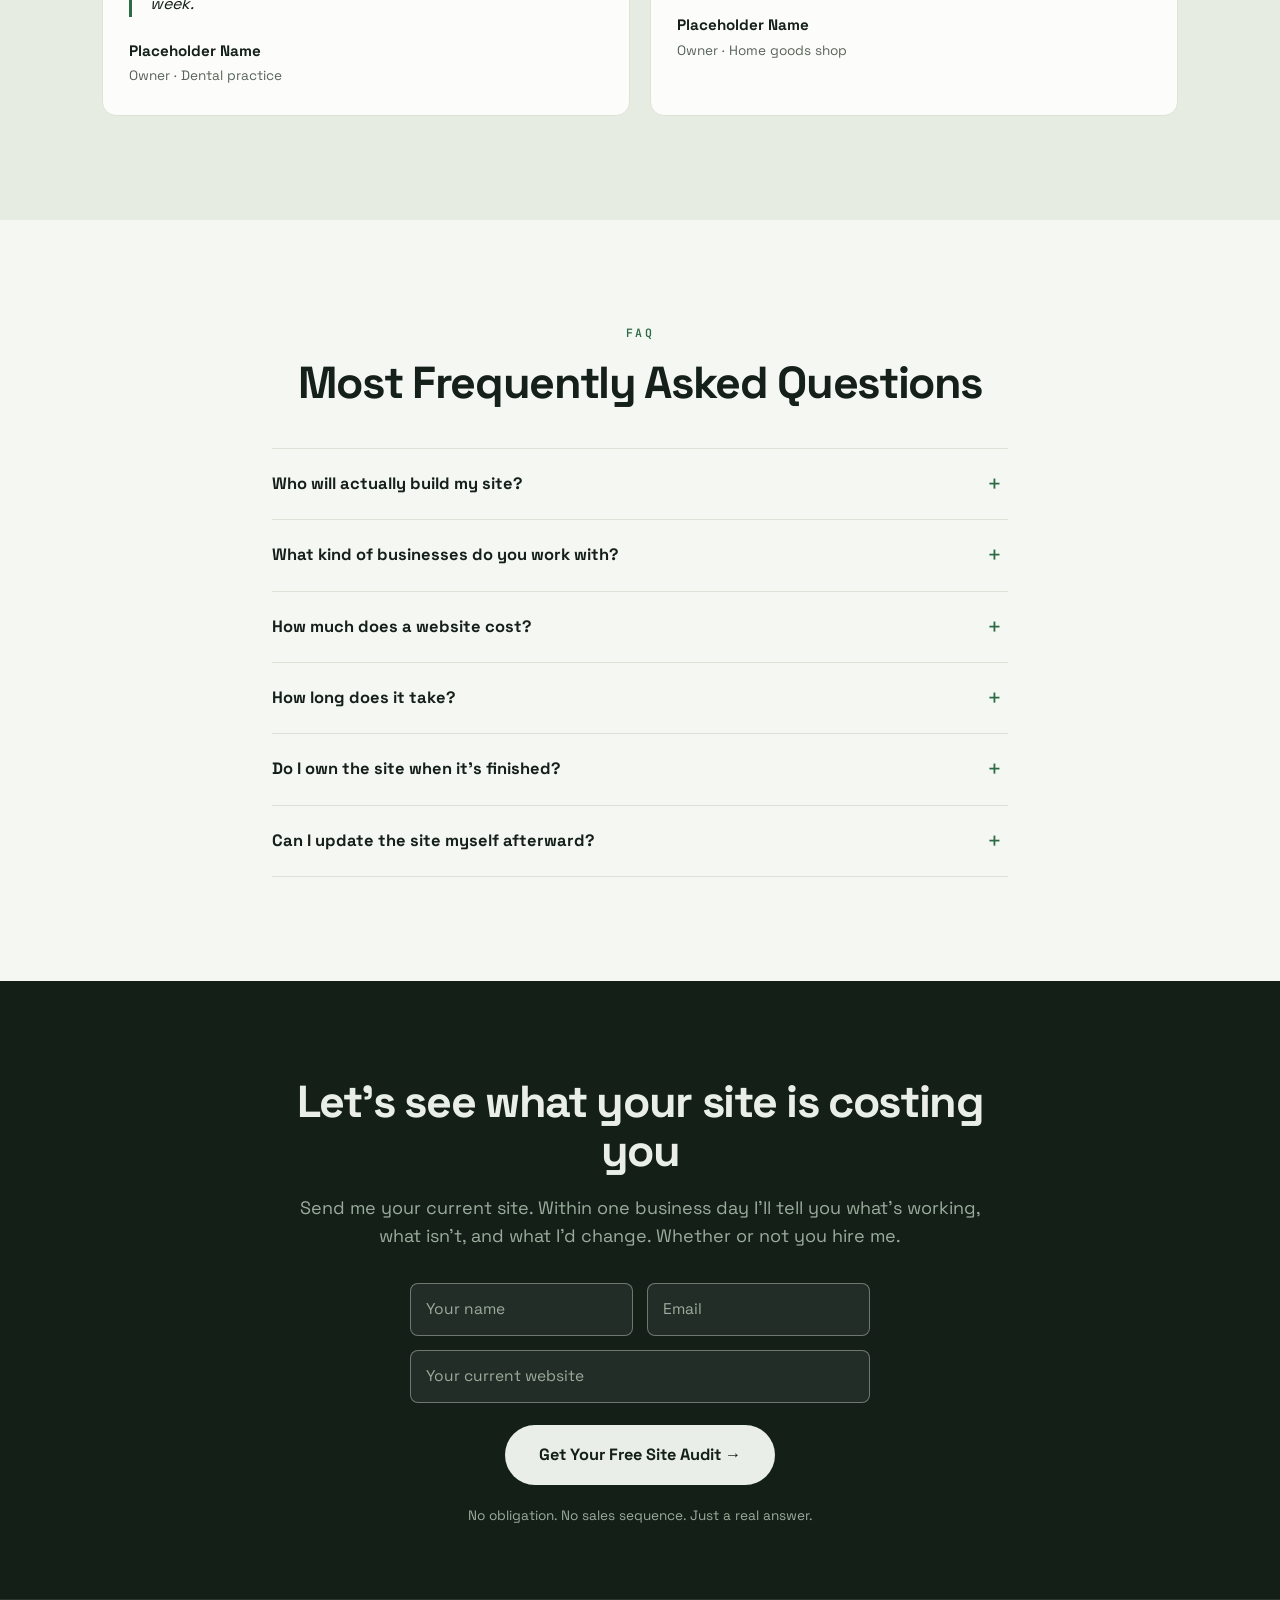
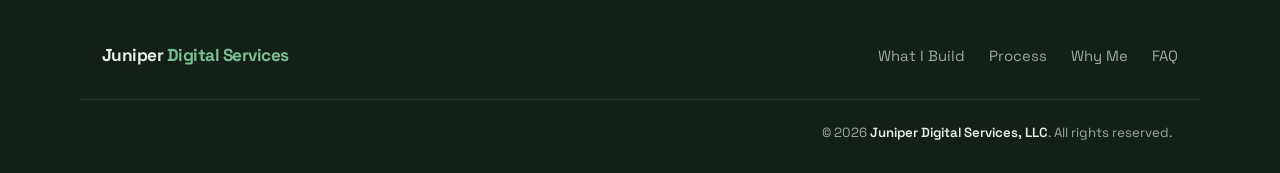
<file: lab/centered-national/index.html>
<!DOCTYPE html>
<html lang="en" data-theme="juniper">
<head>
<meta charset="utf-8">
<meta name="viewport" content="width=device-width, initial-scale=1">
<title>Juniper Digital Services | Websites that win you customers</title>
<meta name="description" content="Fast, modern, hand-coded websites for small businesses. Rebuilt in weeks, not months. No page builders, no agency retainers.">
<meta name="robots" content="noindex">
<link rel="preload" href="../centered/fonts/space-grotesk-var.woff2" as="font" type="font/woff2" crossorigin>
<link rel="stylesheet" href="../centered/styles.css">
</head>
<body>

<header class="site-header">
  <div class="wrap header-inner">
    <a class="wordmark" href="#top">Juniper <span>Digital Services</span></a>
    <a class="btn btn-pill btn-sm" href="#contact">Free Site Audit</a>
  </div>
</header>

<main id="top">

  <!-- ============ HERO ============ -->
  <section class="hero">
    <div class="wrap hero-inner">
      <p class="badge"><span class="dot" aria-hidden="true"></span>Hand-Coded Websites for Small Businesses</p>
      <h1>Your Website Should Be Your <span class="hl">Hardest-Working</span> Employee</h1>
      <p class="hero-sub">Fast, modern, hand-coded sites for small businesses. Rebuilt in weeks,
        not months. No bloated page builders. No agency retainers. No lock-in.</p>
      <a class="btn btn-pill btn-lg" href="#contact">Get Your Free Site Audit ($499 Value) →</a>
    </div>

    <div class="wrap">
      <div class="stats">
        <div class="stat"><p class="stat-num">1:1</p><p class="stat-label">Direct Access to Marc</p></div>
        <div class="stat"><p class="stat-num">100%</p><p class="stat-label">Hand-Coded, No Templates</p></div>
        <div class="stat"><p class="stat-num">0</p><p class="stat-label">Long-Term Contracts</p></div>
      </div>
    </div>
  </section>

  <!-- ============ WHAT I BUILD ============ -->
  <section class="section" id="services">
    <div class="wrap">
      <p class="eyebrow">What I Build</p>
      <h2>I focus on what actually brings you customers</h2>
      <p class="section-sub">No vanity redesigns. No features nobody uses. Just a site that loads
        fast, reads well on a phone, and makes it obvious how to reach you.</p>

      <div class="cards-3">
        <article class="card">
          <span class="icon" aria-hidden="true">
            <svg viewBox="0 0 24 24" fill="none" stroke="currentColor" stroke-width="1.8"
                 stroke-linecap="round" stroke-linejoin="round">
              <rect x="2" y="3" width="20" height="14" rx="2"/><path d="M8 21h8M12 17v4"/>
            </svg>
          </span>
          <h3>Custom Website Design</h3>
          <p>Built from scratch around your business. Not dropped into a template three
            thousand other companies are already using.</p>
        </article>

        <article class="card">
          <span class="icon" aria-hidden="true">
            <svg viewBox="0 0 24 24" fill="none" stroke="currentColor" stroke-width="1.8"
                 stroke-linecap="round" stroke-linejoin="round">
              <path d="M13 2 3 14h9l-1 8 10-12h-9z"/>
            </svg>
          </span>
          <h3>Speed &amp; Mobile Fixes</h3>
          <p>Most of the sites I rebuild take six seconds to load and fall apart on a phone.
            That's where three out of four of your customers are.</p>
        </article>

        <article class="card">
          <span class="icon" aria-hidden="true">
            <svg viewBox="0 0 24 24" fill="none" stroke="currentColor" stroke-width="1.8"
                 stroke-linecap="round" stroke-linejoin="round">
              <path d="M4 4h16v12H7l-3 3z"/><path d="M8 9h8M8 12h5"/>
            </svg>
          </span>
          <h3>Forms, Booking &amp; Intake</h3>
          <p>Quote requests, appointment forms and new-patient paperwork that land in the right
            inbox instead of disappearing into a spam folder.</p>
        </article>
      </div>
    </div>
  </section>

  <!-- ============ PROCESS ============ -->
  <section class="section section-alt" id="process">
    <div class="wrap">
      <p class="eyebrow">My Process</p>
      <h2>Built right, from the first line</h2>
      <p class="section-sub">A straightforward system that turns an outdated site into one that earns its keep.</p>

      <div class="cards-4">
        <article class="step">
          <p class="step-num">01</p>
          <div>
            <h3>Audit &amp; Discovery</h3>
            <p>I go through your current site the way a customer would, then ask what people
              actually call and email you about.</p>
          </div>
        </article>
        <article class="step">
          <p class="step-num">02</p>
          <div>
            <h3>Design &amp; Copy</h3>
            <p>Layout, structure and words built around the two or three things you need
              visitors to do. Not around what looked good on someone else's site.</p>
          </div>
        </article>
        <article class="step">
          <p class="step-num">03</p>
          <div>
            <h3>Build &amp; Review</h3>
            <p>Hand-coded, fast by default, tested on real phones. You get a working link in the
              first week and two rounds of changes.</p>
          </div>
        </article>
        <article class="step">
          <p class="step-num">04</p>
          <div>
            <h3>Launch &amp; Support</h3>
            <p>I handle the domain switch so nothing goes dark, then stay reachable. You have my
              number, not a ticket queue.</p>
          </div>
        </article>
      </div>
    </div>
  </section>

  <!-- ============ WHY ME ============ -->
  <section class="section" id="about">
    <div class="wrap why-grid">
      <div class="why-copy">
        <p class="eyebrow">Why Me</p>
        <h2>You work directly with me, not a junior developer</h2>
        <p>I'm Marc, and Juniper Digital Services is just me. The person you meet is the person who
          writes the code, and the person who picks up when something breaks on a Friday
          afternoon. No account managers, no handoffs, no offshore team you never hear about.</p>
        <a class="btn btn-pill" href="#contact">Let's Talk →</a>
      </div>

      <div class="why-list">
        <article class="check-card">
          <span class="check" aria-hidden="true">✓</span>
          <div><h3>Fixed Pricing</h3>
          <p>One number, agreed before any work starts. It doesn't move unless you ask for
            something new.</p></div>
        </article>
        <article class="check-card">
          <span class="check" aria-hidden="true">✓</span>
          <div><h3>You Own Everything</h3>
          <p>Your domain, your hosting, your code. Nothing is rented from me, and you can walk
            away with all of it any time.</p></div>
        </article>
        <article class="check-card">
          <span class="check" aria-hidden="true">✓</span>
          <div><h3>Built to Stay Fast</h3>
          <p>No page builders or plugin stacks to rot. The site you launch is the site you still
            have in three years.</p></div>
        </article>
      </div>
    </div>
  </section>

  <!-- ============ TESTIMONIALS ============ -->
  <section class="section section-alt">
    <div class="wrap">
      <h2 class="center">Hear from my clients</h2>
      <p class="placeholder-note">⚠ Placeholder copy. Replace with real quotes, with permission, before launch.</p>

      <div class="cards-2">
        <figure class="quote">
          <p class="stars" aria-label="5 out of 5 stars">★★★★★</p>
          <blockquote><p>Our old site was six years old and half of it didn't work on a phone.
            Marc had the new one live in three weeks and we started getting appointment requests
            through it the first week.</p></blockquote>
          <figcaption><strong>Placeholder Name</strong><span>Owner · Dental practice</span></figcaption>
        </figure>
        <figure class="quote">
          <p class="stars" aria-label="5 out of 5 stars">★★★★★</p>
          <blockquote><p>He didn't try to sell me things I didn't need. I asked about an online
            store and he told me straight out that I wasn't ready for one yet.</p></blockquote>
          <figcaption><strong>Placeholder Name</strong><span>Owner · Home goods shop</span></figcaption>
        </figure>
      </div>
    </div>
  </section>

  <!-- ============ FAQ ============ -->
  <section class="section" id="faq">
    <div class="wrap wrap-narrow">
      <p class="eyebrow center">FAQ</p>
      <h2 class="center">Most Frequently Asked Questions</h2>

      <div class="faq">
        <details>
          <summary>Who will actually build my site?</summary>
          <div class="faq-body"><p>Me. Juniper Digital Services is one person. You'll never be handed to
            a junior developer or an offshore team. The person who quotes the work is the
            person who writes the code and answers the phone afterward.</p></div>
        </details>
        <details>
          <summary>What kind of businesses do you work with?</summary>
          <div class="faq-body"><p>Small businesses of every kind. Retail shops, dental and medical
            practices, studios, trades and service businesses. Usually somewhere between one
            and thirty employees, with a site that's five or more years old.</p></div>
        </details>
        <details>
          <summary>How much does a website cost?</summary>
          <div class="faq-body"><p>You get one fixed price before any work begins. It depends on
            how many pages you need, and whether the site has to do anything beyond inform.
            Forms, booking, intake paperwork. No hourly billing, no surprise invoices.</p></div>
        </details>
        <details>
          <summary>How long does it take?</summary>
          <div class="faq-body"><p>Most sites go live within a few weeks of starting. You'll see a
            real working link in the first week rather than a slide deck, and two rounds of changes
            are built into every project.</p></div>
        </details>
        <details>
          <summary>Do I own the site when it's finished?</summary>
          <div class="faq-body"><p>Completely. The domain, the hosting account and the code are all
            in your name. Nothing is rented from me, and if you ever want to take it elsewhere you
            can leave with all of it.</p></div>
        </details>
        <details>
          <summary>Can I update the site myself afterward?</summary>
          <div class="faq-body"><p>If that matters to you, yes. I can wire up a simple editor so
            you can change text, hours and photos without calling anyone. If you'd rather not
            touch it, small updates are a flat fee.</p></div>
        </details>
      </div>
    </div>
  </section>

  <!-- ============ CTA ============ -->
  <section class="cta" id="contact">
    <div class="wrap wrap-narrow center">
      <h2>Let's see what your site is costing you</h2>
      <p>Send me your current site. Within one business day I'll tell you what's working,
        what isn't, and what I'd change. Whether or not you hire me.</p>
      <form class="cta-form" action="https://api.web3forms.com/submit" method="POST">
        <!-- Web3Forms public access key, same account as the main page. -->
        <input type="hidden" name="access_key" value="128522b2-46a1-47de-a74b-624902c74c3e">
        <input type="hidden" name="subject" value="Free site audit request (lab/centered-national)">
        <input type="hidden" name="from_name" value="Juniper Digital Services">
        <input type="checkbox" name="botcheck" class="hp" tabindex="-1" autocomplete="off">
        <div class="cta-fields">
          <label class="sr-only" for="c-name">Your name</label>
          <input id="c-name" name="name" type="text" placeholder="Your name" autocomplete="name" required>
          <label class="sr-only" for="c-email">Email</label>
          <input id="c-email" name="email" type="email" placeholder="Email" autocomplete="email" required>
          <label class="sr-only" for="c-site">Your current website</label>
          <input id="c-site" name="website" type="text" placeholder="Your current website" autocomplete="url">
        </div>
        <button class="btn btn-pill btn-lg btn-invert" type="submit">Get Your Free Site Audit →</button>
      </form>
      <p class="cta-note">No obligation. No sales sequence. Just a real answer.</p>
    </div>
  </section>

</main>

<footer class="site-footer">
  <div class="wrap footer-inner">
    <p class="footer-brand">Juniper <span>Digital Services</span></p>
    <nav class="footer-nav" aria-label="Footer">
      <a href="#services">What I Build</a>
      <a href="#process">Process</a>
      <a href="#about">Why Me</a>
      <a href="#faq">FAQ</a>
    </nav>
  </div>
  <div class="wrap footer-legal">
    <p>&copy; <span id="year">2026</span> <strong>Juniper Digital Services, LLC</strong>. All rights reserved.</p>
  </div>
</footer>

<!-- Review-only controls. Delete this block and theme.js before launch. -->
<div class="theme-switch" role="group" aria-label="Preview palette">
  <a class="theme-switch-home" href="../index.html">↗ All pages</a>
  <button type="button" data-theme-set="juniper">Juniper</button>
  <button type="button" data-theme-set="clay">Clay</button>
  <button type="button" data-theme-set="crimson">Crimson</button>
  <button type="button" data-theme-set="oxblood">Oxblood</button>
  <button type="button" data-theme-set="brass">Brass</button>
  <button type="button" data-theme-set="teal">Teal</button>
  <button type="button" data-theme-set="cobalt">Cobalt</button>
  <button type="button" data-theme-set="plum">Plum</button>
  <button type="button" data-theme-set="graphite">Graphite</button>
  <button type="button" data-theme-set="ink">Ink</button>
</div>

<script src="../centered/theme.js"></script>
</body>
</html>
</file>
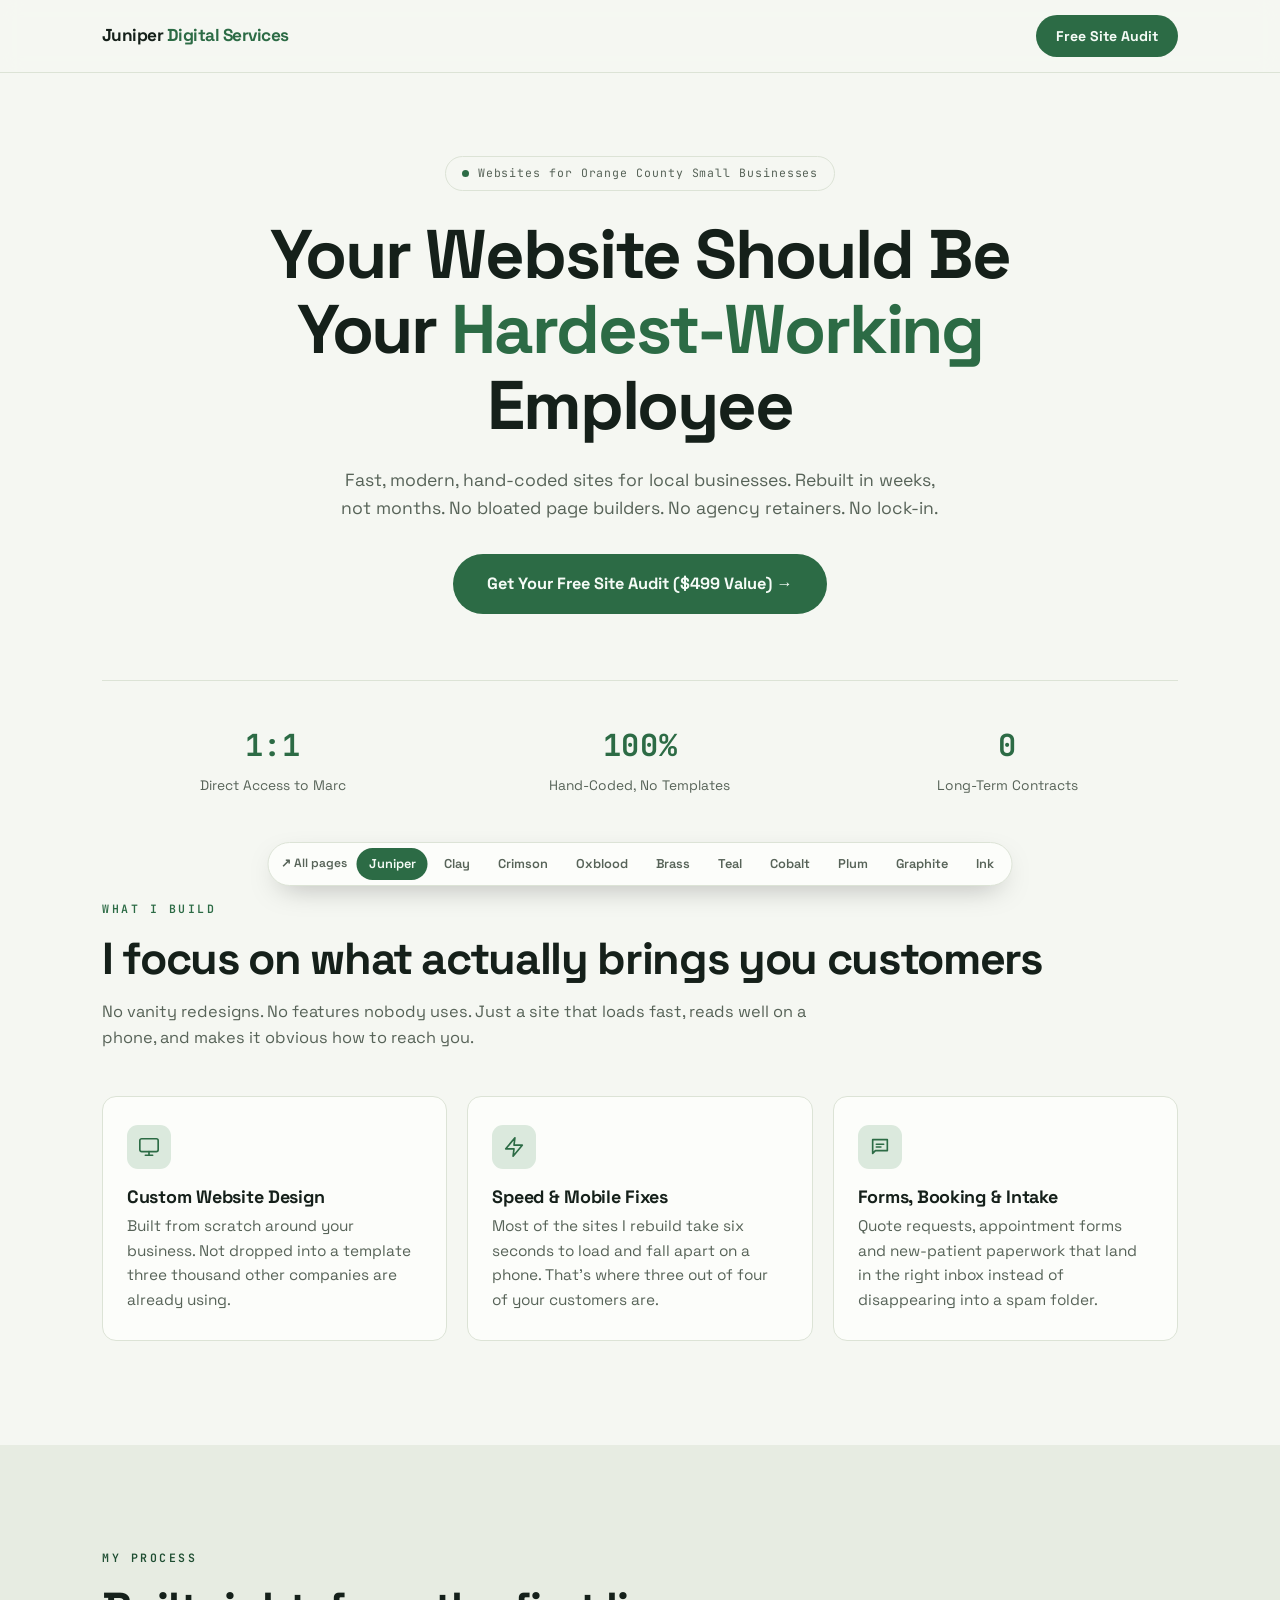
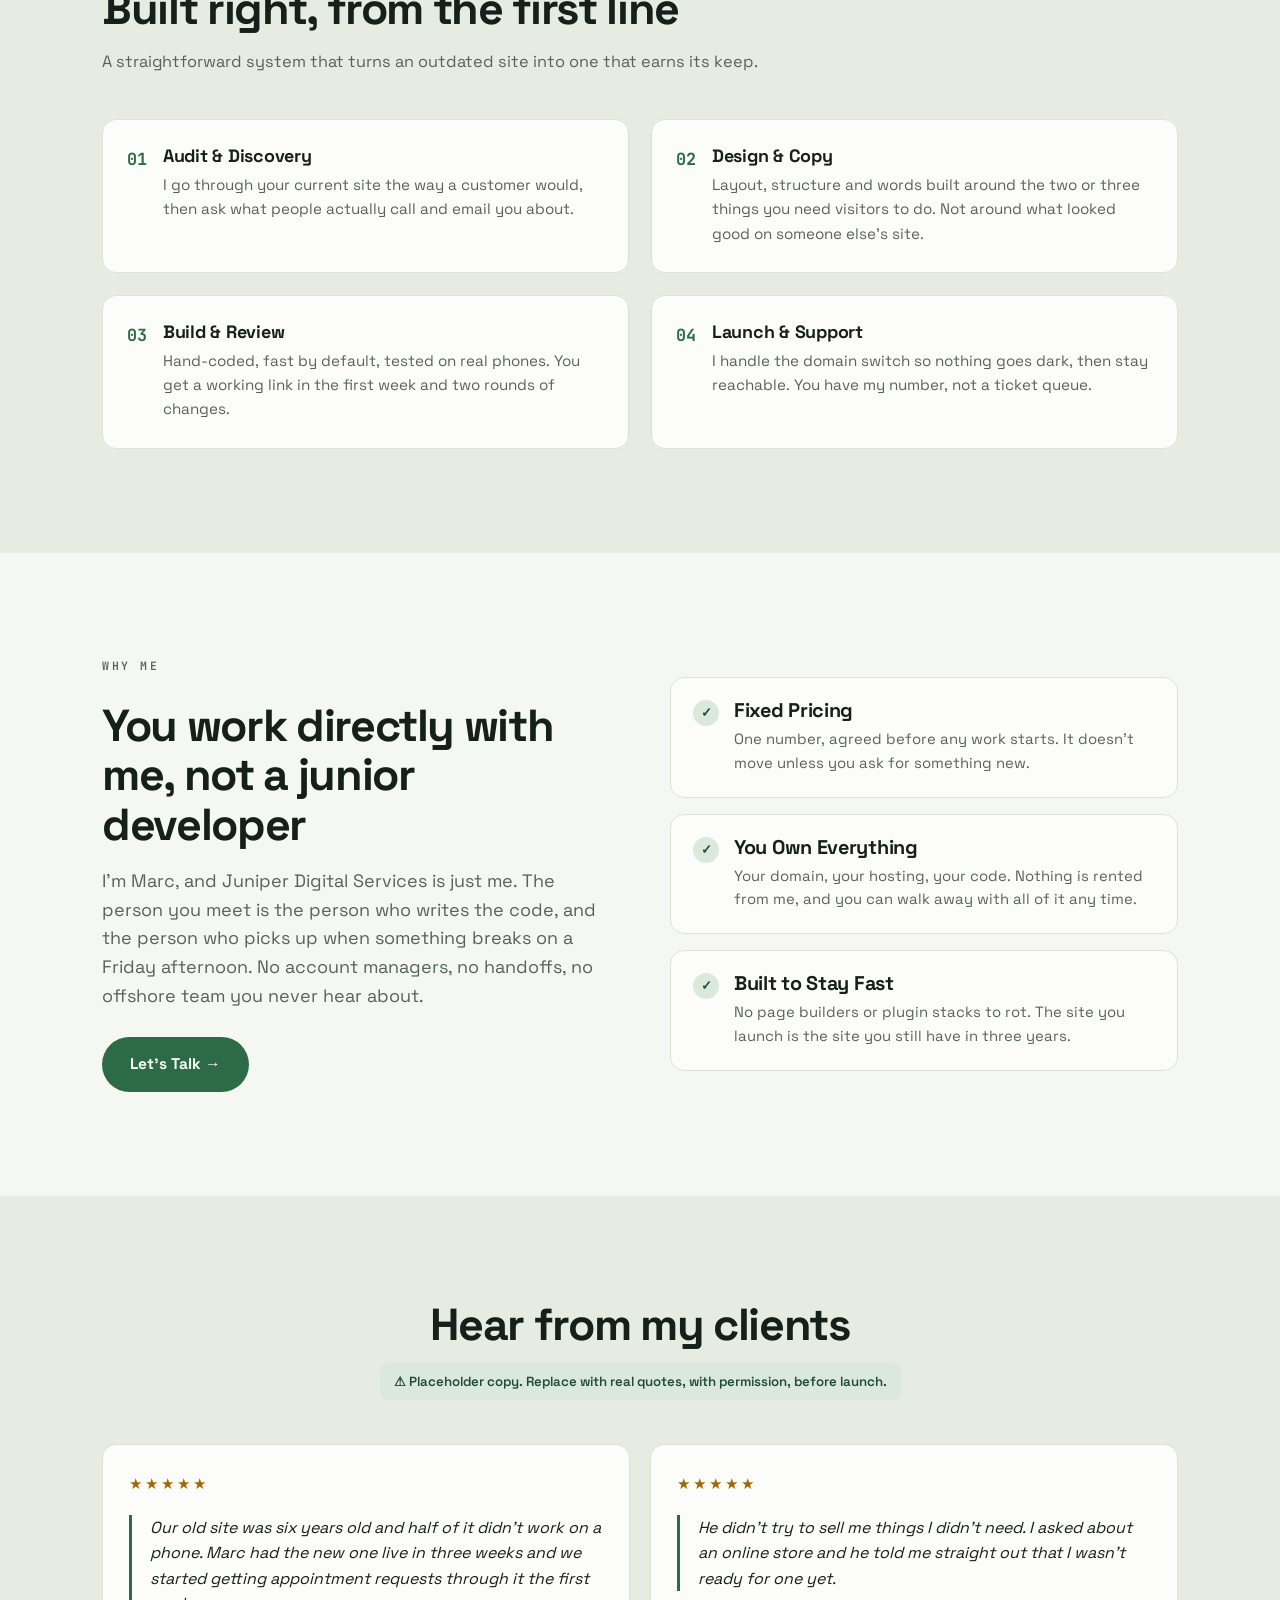
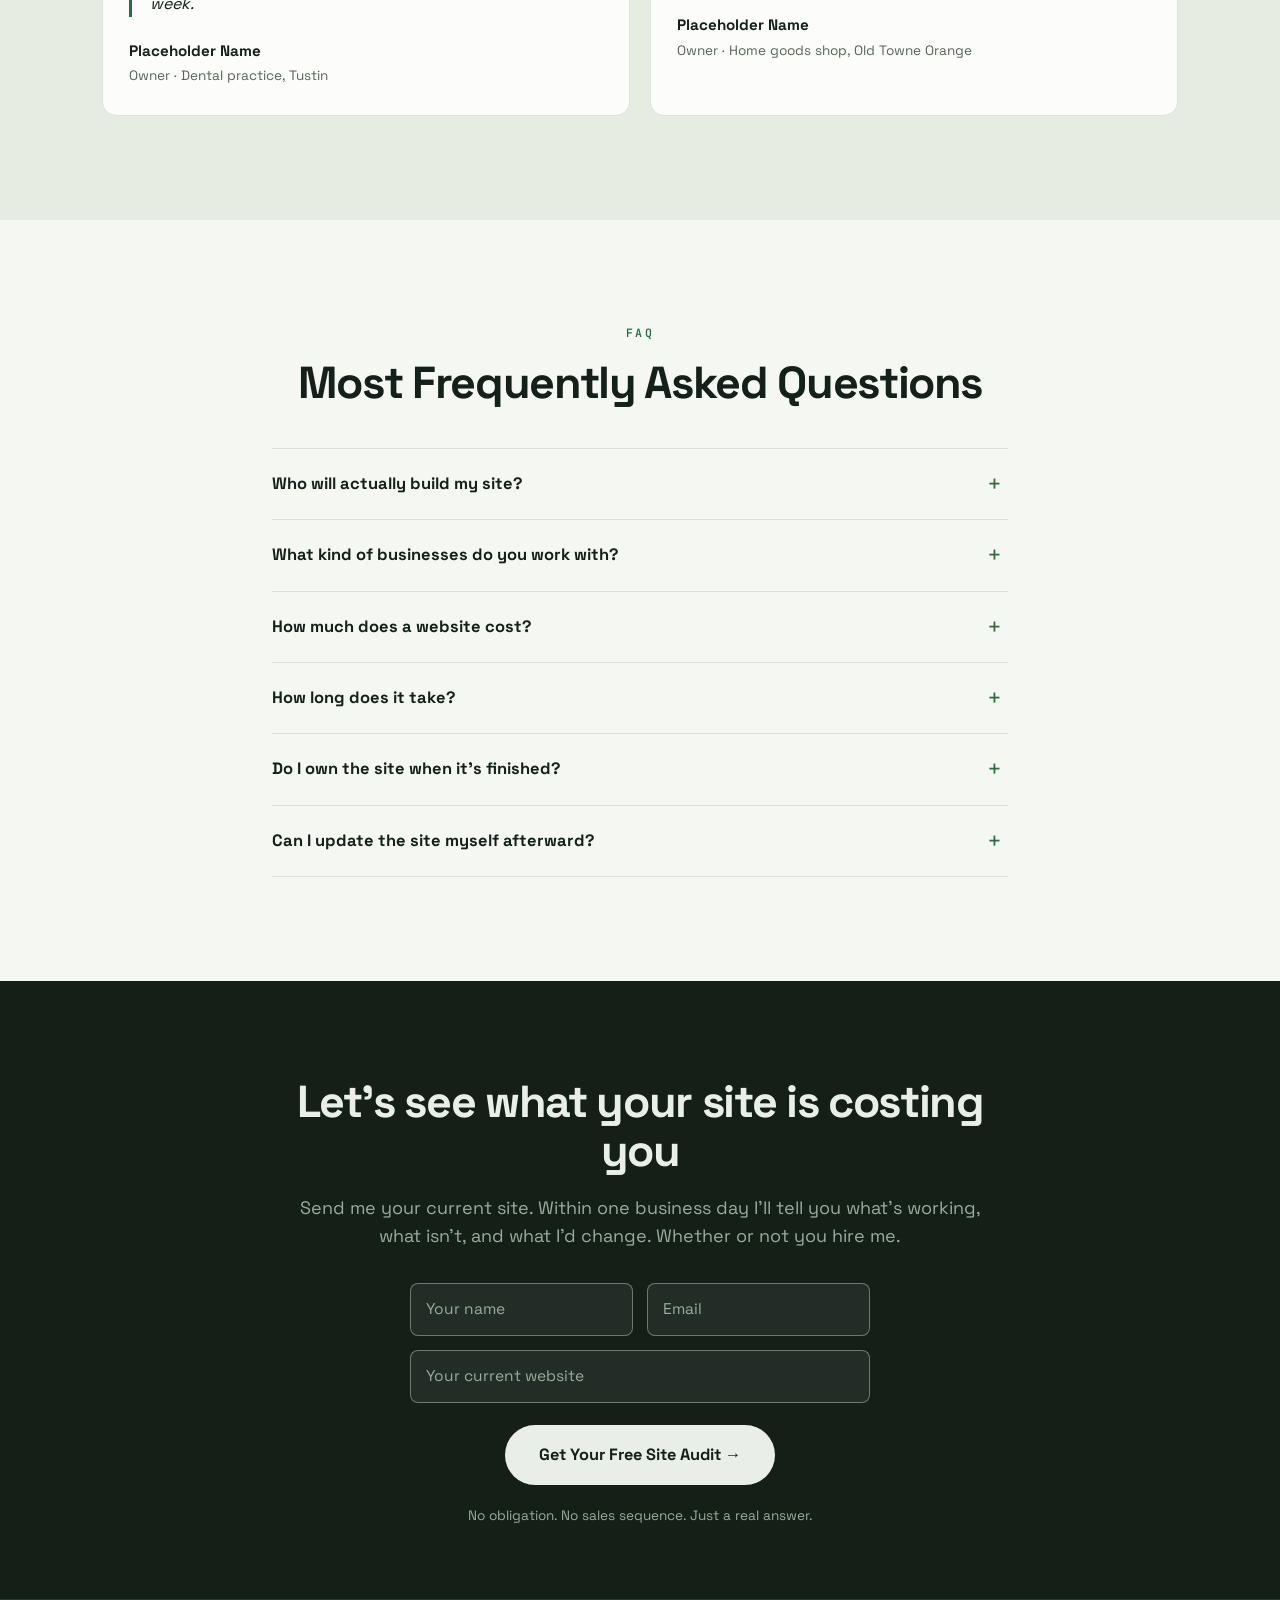
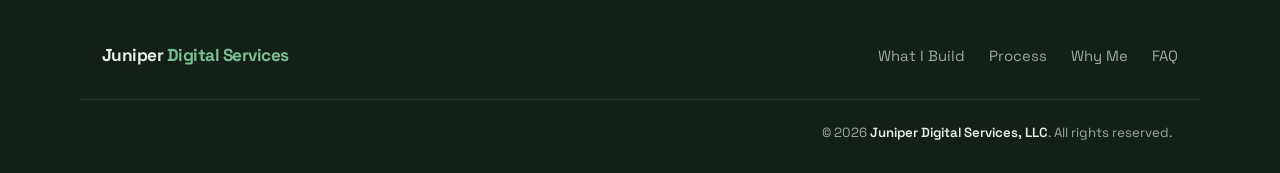
<file: lab/centered/index.html>
<!DOCTYPE html>
<html lang="en" data-theme="juniper">
<head>
<meta charset="utf-8">
<meta name="viewport" content="width=device-width, initial-scale=1">
<title>Juniper Digital Services | Websites that win you customers</title>
<meta name="description" content="Fast, modern, hand-coded websites for Orange County small businesses. Rebuilt in weeks, not months. No page builders, no agency retainers.">
<meta name="robots" content="noindex">
<link rel="preload" href="fonts/space-grotesk-var.woff2" as="font" type="font/woff2" crossorigin>
<link rel="stylesheet" href="styles.css">
</head>
<body>

<header class="site-header">
  <div class="wrap header-inner">
    <a class="wordmark" href="#top">Juniper <span>Digital Services</span></a>
    <a class="btn btn-pill btn-sm" href="#contact">Free Site Audit</a>
  </div>
</header>

<main id="top">

  <!-- ============ HERO ============ -->
  <section class="hero">
    <div class="wrap hero-inner">
      <p class="badge"><span class="dot" aria-hidden="true"></span>Websites for Orange County Small Businesses</p>
      <h1>Your Website Should Be Your <span class="hl">Hardest-Working</span> Employee</h1>
      <p class="hero-sub">Fast, modern, hand-coded sites for local businesses. Rebuilt in weeks,
        not months. No bloated page builders. No agency retainers. No lock-in.</p>
      <a class="btn btn-pill btn-lg" href="#contact">Get Your Free Site Audit ($499 Value) →</a>
    </div>

    <div class="wrap">
      <div class="stats">
        <div class="stat"><p class="stat-num">1:1</p><p class="stat-label">Direct Access to Marc</p></div>
        <div class="stat"><p class="stat-num">100%</p><p class="stat-label">Hand-Coded, No Templates</p></div>
        <div class="stat"><p class="stat-num">0</p><p class="stat-label">Long-Term Contracts</p></div>
      </div>
    </div>
  </section>

  <!-- ============ WHAT I BUILD ============ -->
  <section class="section" id="services">
    <div class="wrap">
      <p class="eyebrow">What I Build</p>
      <h2>I focus on what actually brings you customers</h2>
      <p class="section-sub">No vanity redesigns. No features nobody uses. Just a site that loads
        fast, reads well on a phone, and makes it obvious how to reach you.</p>

      <div class="cards-3">
        <article class="card">
          <span class="icon" aria-hidden="true">
            <svg viewBox="0 0 24 24" fill="none" stroke="currentColor" stroke-width="1.8"
                 stroke-linecap="round" stroke-linejoin="round">
              <rect x="2" y="3" width="20" height="14" rx="2"/><path d="M8 21h8M12 17v4"/>
            </svg>
          </span>
          <h3>Custom Website Design</h3>
          <p>Built from scratch around your business. Not dropped into a template three
            thousand other companies are already using.</p>
        </article>

        <article class="card">
          <span class="icon" aria-hidden="true">
            <svg viewBox="0 0 24 24" fill="none" stroke="currentColor" stroke-width="1.8"
                 stroke-linecap="round" stroke-linejoin="round">
              <path d="M13 2 3 14h9l-1 8 10-12h-9z"/>
            </svg>
          </span>
          <h3>Speed &amp; Mobile Fixes</h3>
          <p>Most of the sites I rebuild take six seconds to load and fall apart on a phone.
            That's where three out of four of your customers are.</p>
        </article>

        <article class="card">
          <span class="icon" aria-hidden="true">
            <svg viewBox="0 0 24 24" fill="none" stroke="currentColor" stroke-width="1.8"
                 stroke-linecap="round" stroke-linejoin="round">
              <path d="M4 4h16v12H7l-3 3z"/><path d="M8 9h8M8 12h5"/>
            </svg>
          </span>
          <h3>Forms, Booking &amp; Intake</h3>
          <p>Quote requests, appointment forms and new-patient paperwork that land in the right
            inbox instead of disappearing into a spam folder.</p>
        </article>
      </div>
    </div>
  </section>

  <!-- ============ PROCESS ============ -->
  <section class="section section-alt" id="process">
    <div class="wrap">
      <p class="eyebrow">My Process</p>
      <h2>Built right, from the first line</h2>
      <p class="section-sub">A straightforward system that turns an outdated site into one that earns its keep.</p>

      <div class="cards-4">
        <article class="step">
          <p class="step-num">01</p>
          <div>
            <h3>Audit &amp; Discovery</h3>
            <p>I go through your current site the way a customer would, then ask what people
              actually call and email you about.</p>
          </div>
        </article>
        <article class="step">
          <p class="step-num">02</p>
          <div>
            <h3>Design &amp; Copy</h3>
            <p>Layout, structure and words built around the two or three things you need
              visitors to do. Not around what looked good on someone else's site.</p>
          </div>
        </article>
        <article class="step">
          <p class="step-num">03</p>
          <div>
            <h3>Build &amp; Review</h3>
            <p>Hand-coded, fast by default, tested on real phones. You get a working link in the
              first week and two rounds of changes.</p>
          </div>
        </article>
        <article class="step">
          <p class="step-num">04</p>
          <div>
            <h3>Launch &amp; Support</h3>
            <p>I handle the domain switch so nothing goes dark, then stay reachable. You have my
              number, not a ticket queue.</p>
          </div>
        </article>
      </div>
    </div>
  </section>

  <!-- ============ WHY ME ============ -->
  <section class="section" id="about">
    <div class="wrap why-grid">
      <div class="why-copy">
        <p class="eyebrow">Why Me</p>
        <h2>You work directly with me, not a junior developer</h2>
        <p>I'm Marc, and Juniper Digital Services is just me. The person you meet is the person who
          writes the code, and the person who picks up when something breaks on a Friday
          afternoon. No account managers, no handoffs, no offshore team you never hear about.</p>
        <a class="btn btn-pill" href="#contact">Let's Talk →</a>
      </div>

      <div class="why-list">
        <article class="check-card">
          <span class="check" aria-hidden="true">✓</span>
          <div><h3>Fixed Pricing</h3>
          <p>One number, agreed before any work starts. It doesn't move unless you ask for
            something new.</p></div>
        </article>
        <article class="check-card">
          <span class="check" aria-hidden="true">✓</span>
          <div><h3>You Own Everything</h3>
          <p>Your domain, your hosting, your code. Nothing is rented from me, and you can walk
            away with all of it any time.</p></div>
        </article>
        <article class="check-card">
          <span class="check" aria-hidden="true">✓</span>
          <div><h3>Built to Stay Fast</h3>
          <p>No page builders or plugin stacks to rot. The site you launch is the site you still
            have in three years.</p></div>
        </article>
      </div>
    </div>
  </section>

  <!-- ============ TESTIMONIALS ============ -->
  <section class="section section-alt">
    <div class="wrap">
      <h2 class="center">Hear from my clients</h2>
      <p class="placeholder-note">⚠ Placeholder copy. Replace with real quotes, with permission, before launch.</p>

      <div class="cards-2">
        <figure class="quote">
          <p class="stars" aria-label="5 out of 5 stars">★★★★★</p>
          <blockquote><p>Our old site was six years old and half of it didn't work on a phone.
            Marc had the new one live in three weeks and we started getting appointment requests
            through it the first week.</p></blockquote>
          <figcaption><strong>Placeholder Name</strong><span>Owner · Dental practice, Tustin</span></figcaption>
        </figure>
        <figure class="quote">
          <p class="stars" aria-label="5 out of 5 stars">★★★★★</p>
          <blockquote><p>He didn't try to sell me things I didn't need. I asked about an online
            store and he told me straight out that I wasn't ready for one yet.</p></blockquote>
          <figcaption><strong>Placeholder Name</strong><span>Owner · Home goods shop, Old Towne Orange</span></figcaption>
        </figure>
      </div>
    </div>
  </section>

  <!-- ============ FAQ ============ -->
  <section class="section" id="faq">
    <div class="wrap wrap-narrow">
      <p class="eyebrow center">FAQ</p>
      <h2 class="center">Most Frequently Asked Questions</h2>

      <div class="faq">
        <details>
          <summary>Who will actually build my site?</summary>
          <div class="faq-body"><p>Me. Juniper Digital Services is one person. You'll never be handed to
            a junior developer or an offshore team. The person who quotes the work is the
            person who writes the code and answers the phone afterward.</p></div>
        </details>
        <details>
          <summary>What kind of businesses do you work with?</summary>
          <div class="faq-body"><p>Local small businesses around Orange County. Retail shops,
            dental and medical practices, studios, trades and service businesses. Usually
            somewhere between one and thirty employees, with a site that's five or more
            years old.</p></div>
        </details>
        <details>
          <summary>How much does a website cost?</summary>
          <div class="faq-body"><p>You get one fixed price before any work begins. It depends on
            how many pages you need, and whether the site has to do anything beyond inform.
            Forms, booking, intake paperwork. No hourly billing, no surprise invoices.</p></div>
        </details>
        <details>
          <summary>How long does it take?</summary>
          <div class="faq-body"><p>Most sites go live within a few weeks of starting. You'll see a
            real working link in the first week rather than a slide deck, and two rounds of changes
            are built into every project.</p></div>
        </details>
        <details>
          <summary>Do I own the site when it's finished?</summary>
          <div class="faq-body"><p>Completely. The domain, the hosting account and the code are all
            in your name. Nothing is rented from me, and if you ever want to take it elsewhere you
            can leave with all of it.</p></div>
        </details>
        <details>
          <summary>Can I update the site myself afterward?</summary>
          <div class="faq-body"><p>If that matters to you, yes. I can wire up a simple editor so
            you can change text, hours and photos without calling anyone. If you'd rather not
            touch it, small updates are a flat fee.</p></div>
        </details>
      </div>
    </div>
  </section>

  <!-- ============ CTA ============ -->
  <section class="cta" id="contact">
    <div class="wrap wrap-narrow center">
      <h2>Let's see what your site is costing you</h2>
      <p>Send me your current site. Within one business day I'll tell you what's working,
        what isn't, and what I'd change. Whether or not you hire me.</p>
      <form class="cta-form" action="https://api.web3forms.com/submit" method="POST">
        <!-- Web3Forms public access key, same account as the main page. -->
        <input type="hidden" name="access_key" value="128522b2-46a1-47de-a74b-624902c74c3e">
        <input type="hidden" name="subject" value="Free site audit request (lab/centered)">
        <input type="hidden" name="from_name" value="Juniper Digital Services">
        <input type="checkbox" name="botcheck" class="hp" tabindex="-1" autocomplete="off">
        <div class="cta-fields">
          <label class="sr-only" for="c-name">Your name</label>
          <input id="c-name" name="name" type="text" placeholder="Your name" autocomplete="name" required>
          <label class="sr-only" for="c-email">Email</label>
          <input id="c-email" name="email" type="email" placeholder="Email" autocomplete="email" required>
          <label class="sr-only" for="c-site">Your current website</label>
          <input id="c-site" name="website" type="text" placeholder="Your current website" autocomplete="url">
        </div>
        <button class="btn btn-pill btn-lg btn-invert" type="submit">Get Your Free Site Audit →</button>
      </form>
      <p class="cta-note">No obligation. No sales sequence. Just a real answer.</p>
    </div>
  </section>

</main>

<footer class="site-footer">
  <div class="wrap footer-inner">
    <p class="footer-brand">Juniper <span>Digital Services</span></p>
    <nav class="footer-nav" aria-label="Footer">
      <a href="#services">What I Build</a>
      <a href="#process">Process</a>
      <a href="#about">Why Me</a>
      <a href="#faq">FAQ</a>
    </nav>
  </div>
  <div class="wrap footer-legal">
    <p>&copy; <span id="year">2026</span> <strong>Juniper Digital Services, LLC</strong>. All rights reserved.</p>
  </div>
</footer>

<!-- Review-only controls. Delete this block and theme.js before launch. -->
<div class="theme-switch" role="group" aria-label="Preview palette">
  <a class="theme-switch-home" href="../index.html">↗ All pages</a>
  <button type="button" data-theme-set="juniper">Juniper</button>
  <button type="button" data-theme-set="clay">Clay</button>
  <button type="button" data-theme-set="crimson">Crimson</button>
  <button type="button" data-theme-set="oxblood">Oxblood</button>
  <button type="button" data-theme-set="brass">Brass</button>
  <button type="button" data-theme-set="teal">Teal</button>
  <button type="button" data-theme-set="cobalt">Cobalt</button>
  <button type="button" data-theme-set="plum">Plum</button>
  <button type="button" data-theme-set="graphite">Graphite</button>
  <button type="button" data-theme-set="ink">Ink</button>
</div>

<script src="theme.js"></script>
</body>
</html>
</file>
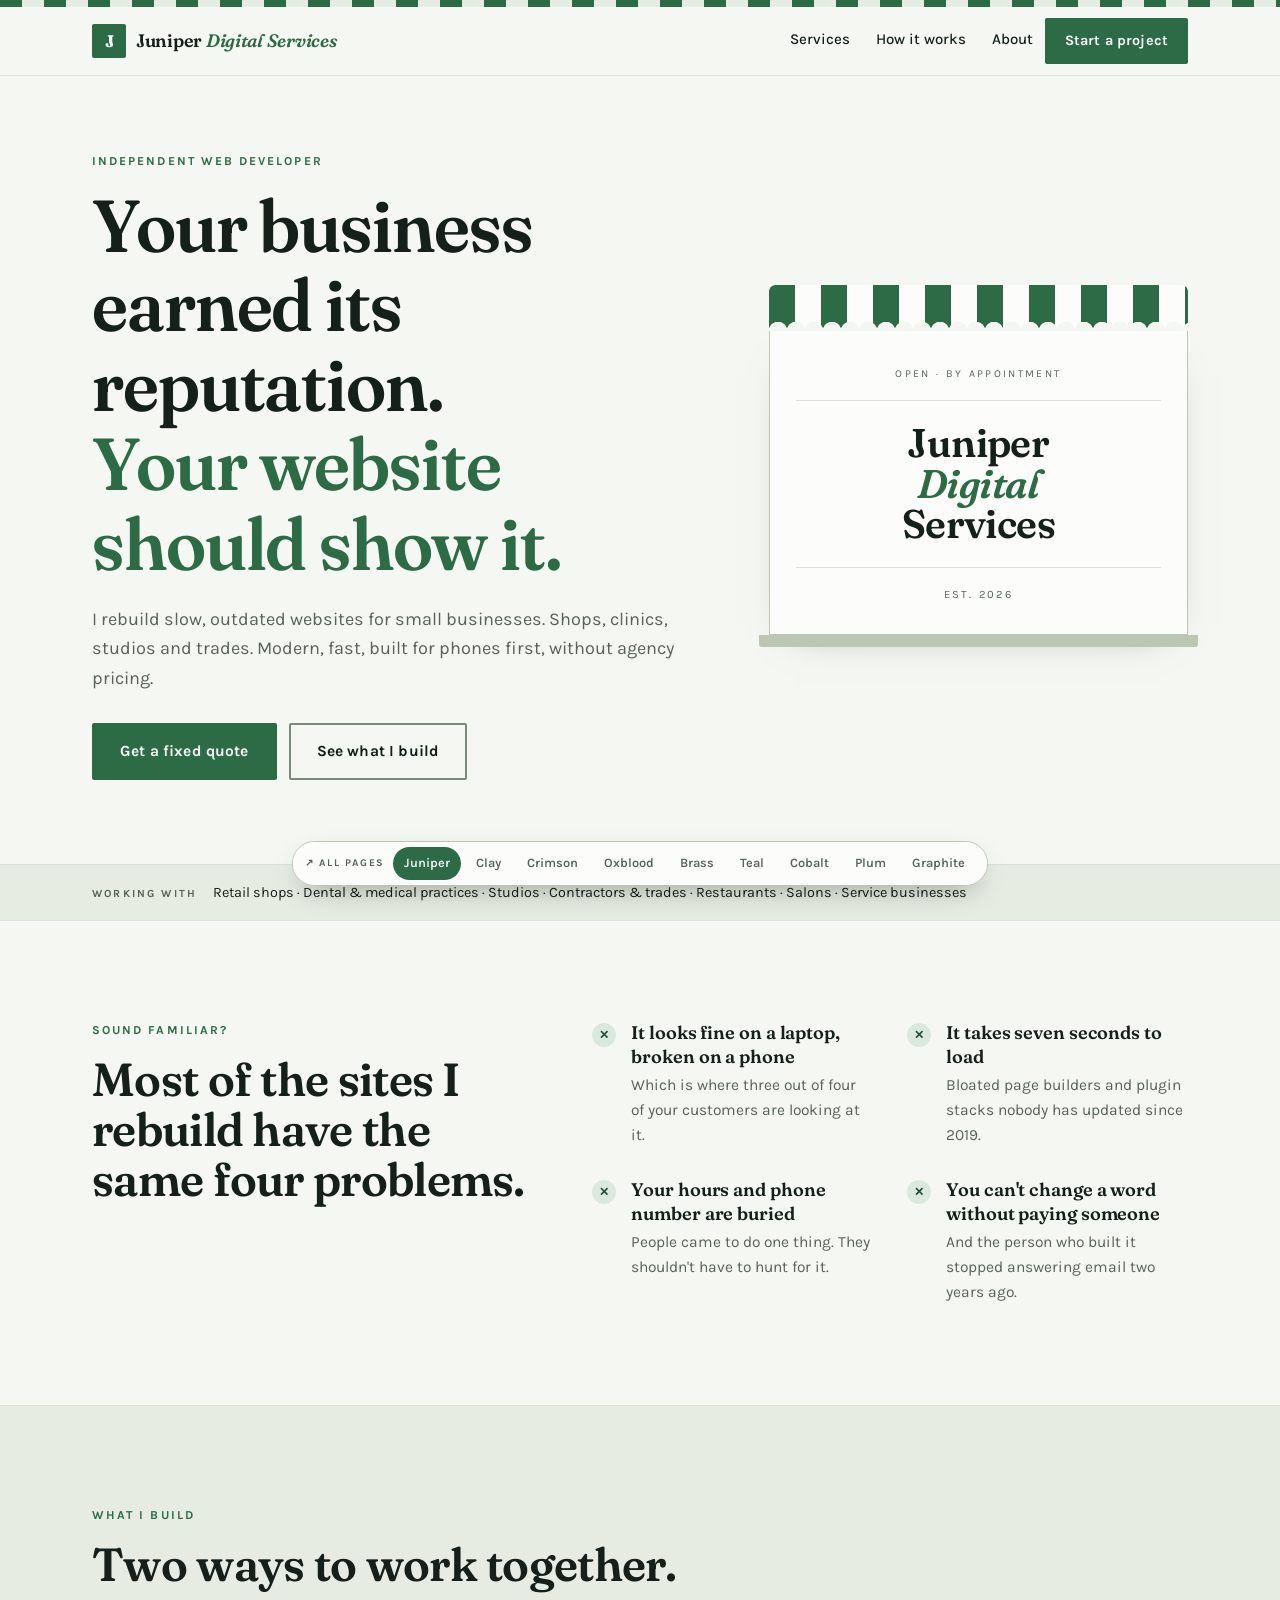
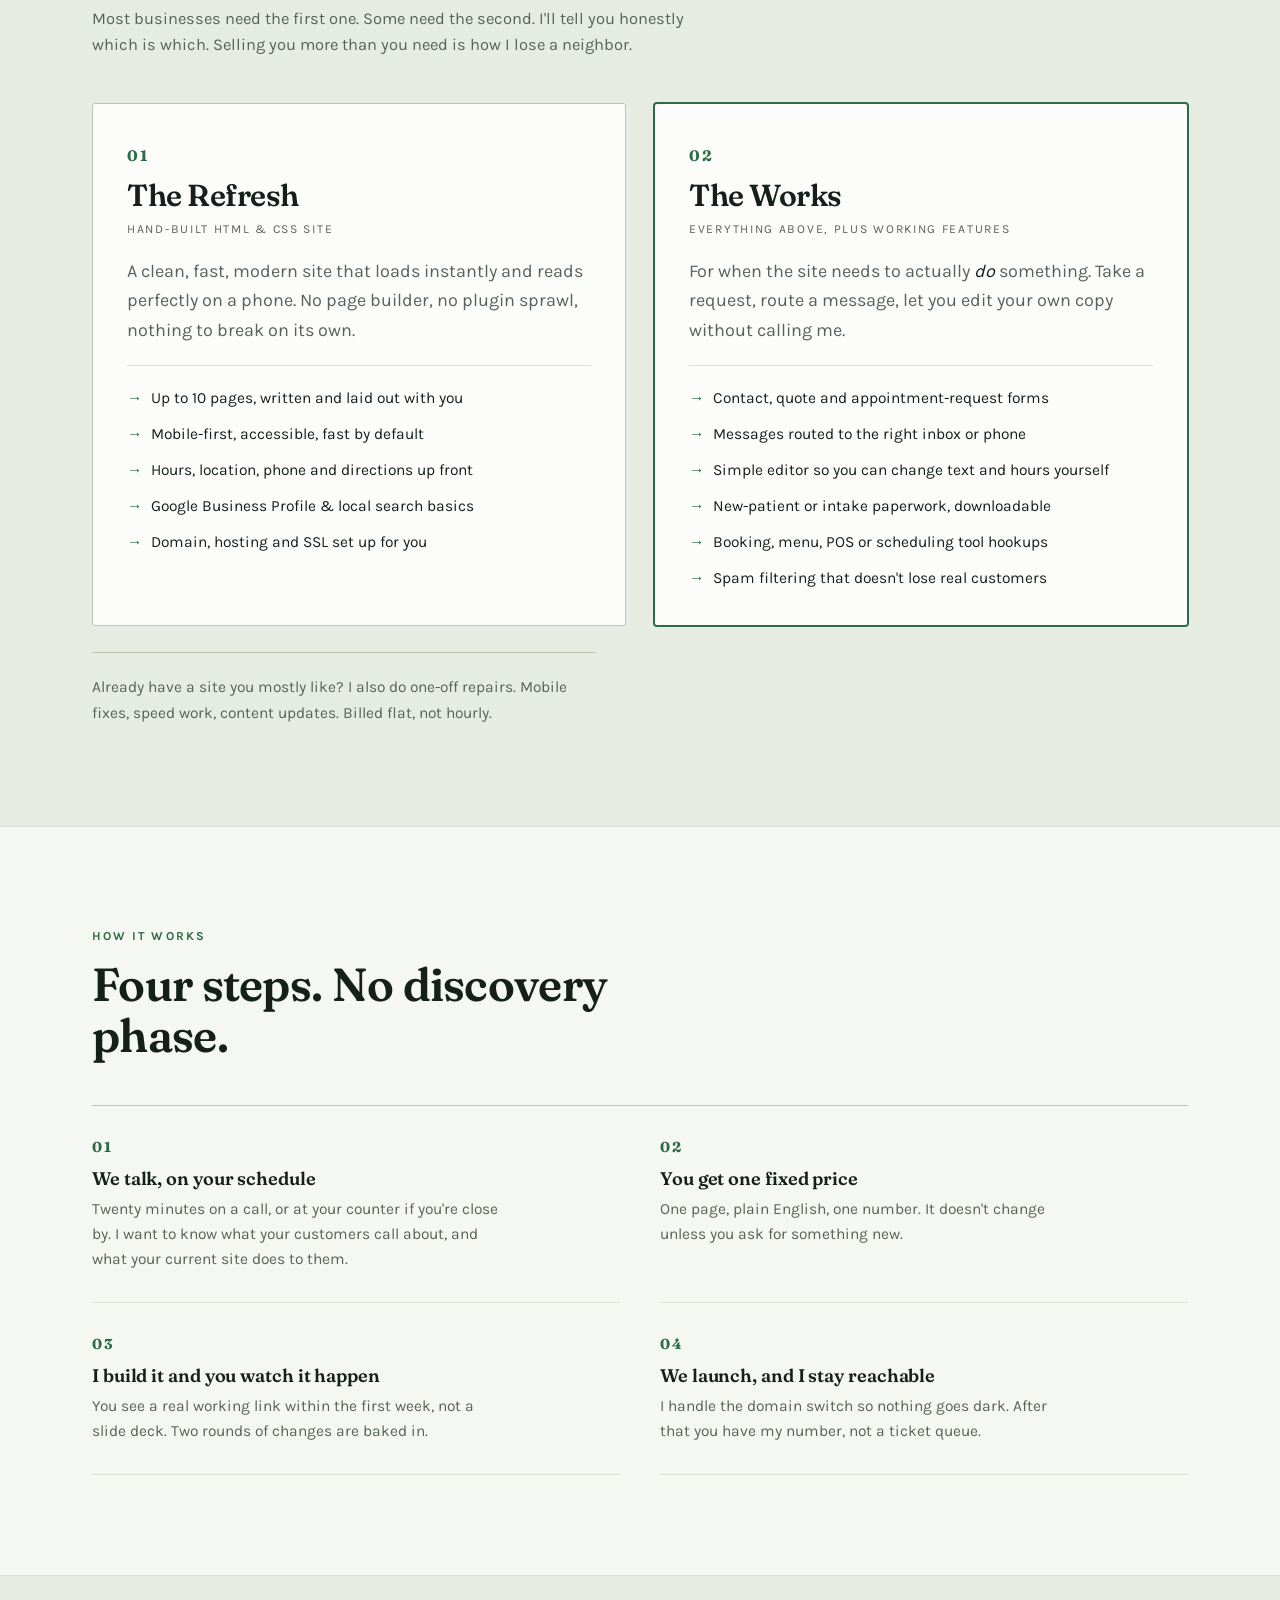
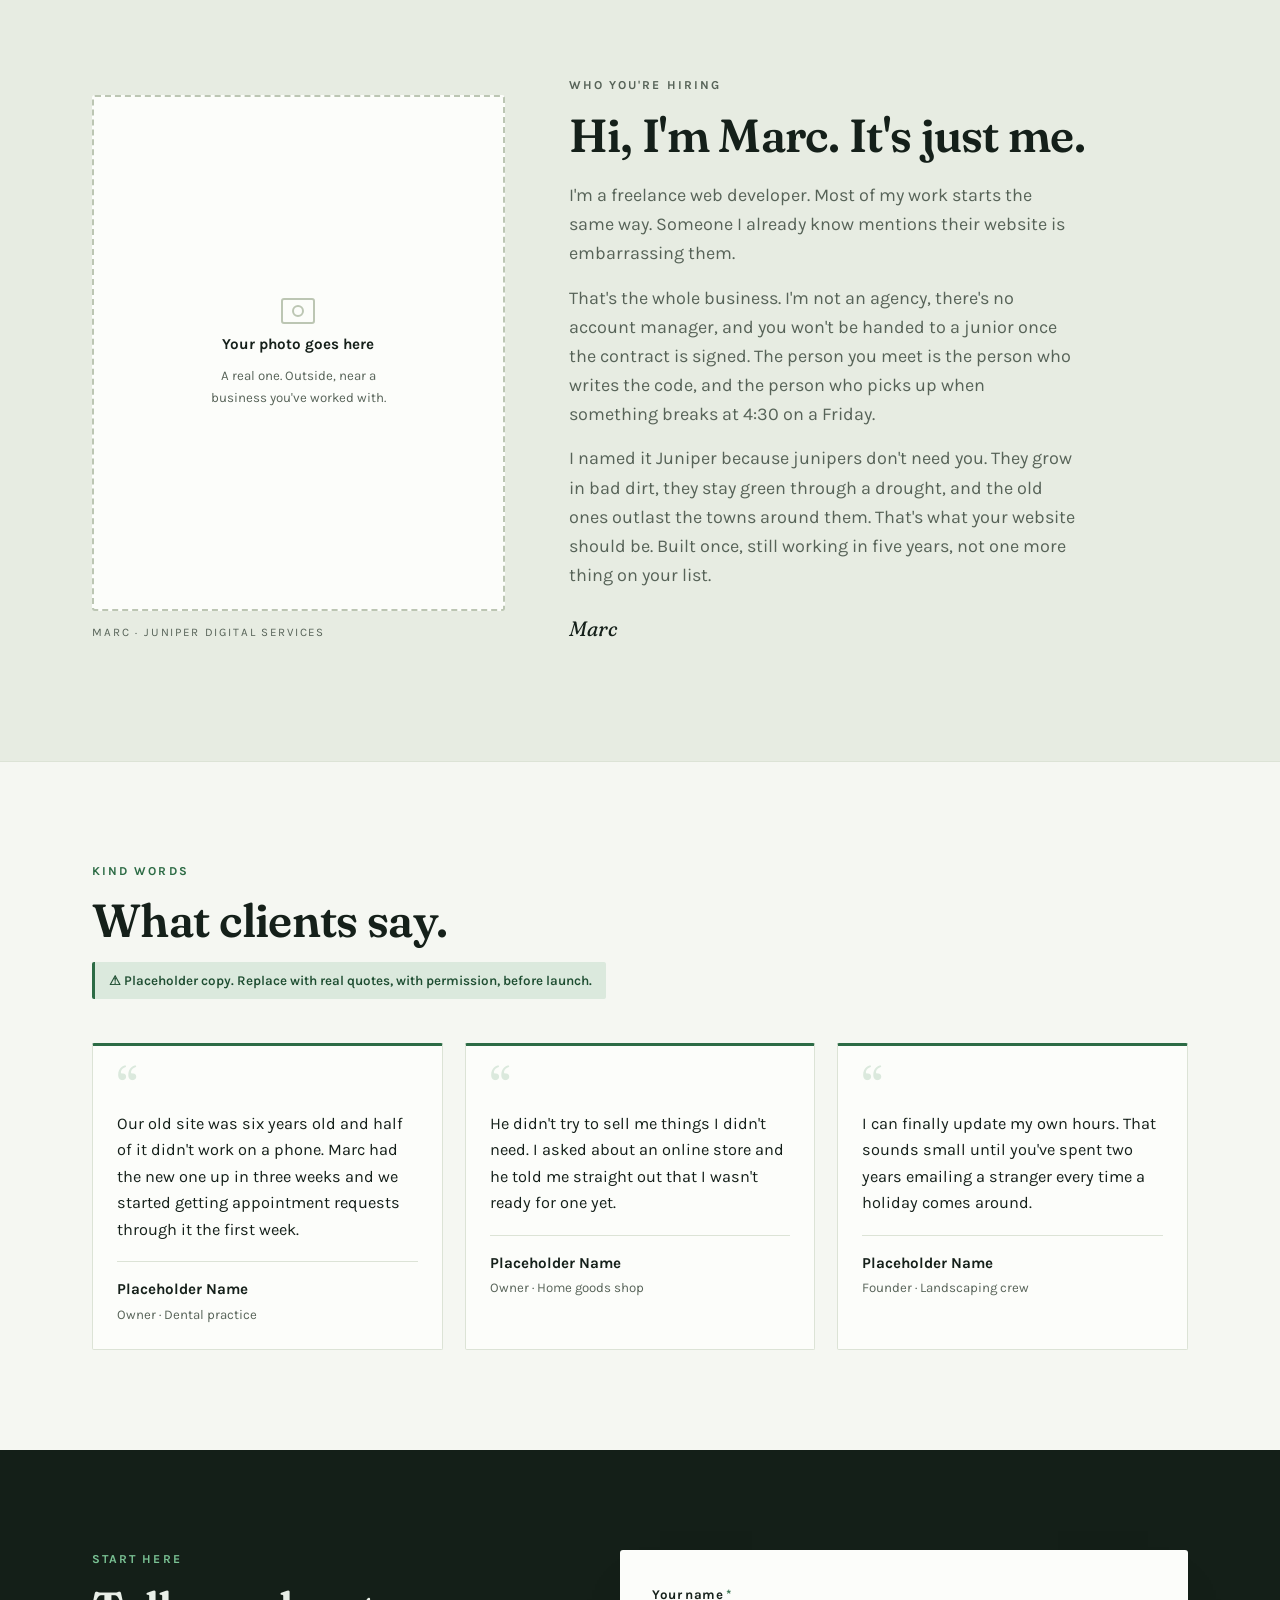
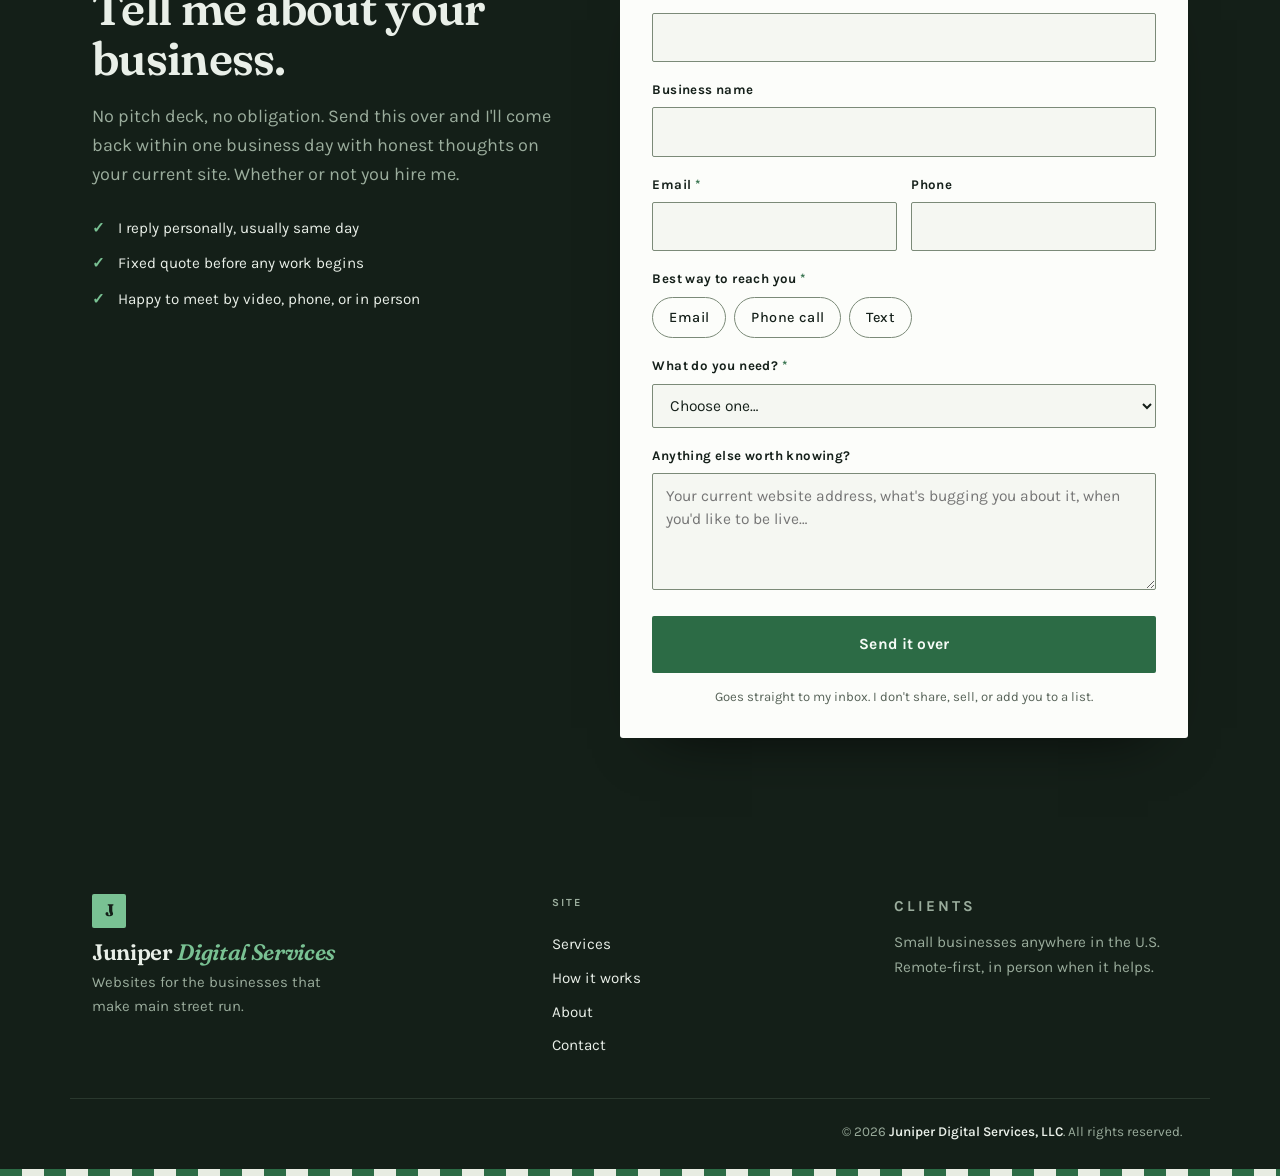
<file: lab/national/index.html>
<!DOCTYPE html>
<html lang="en" data-theme="juniper">
<head>
<meta charset="utf-8">
<meta name="viewport" content="width=device-width, initial-scale=1">
<title>Juniper Digital Services | Modern websites for small businesses</title>
<meta name="description" content="Juniper Digital Services rebuilds dated, slow websites for small businesses. Retail, healthcare, trades and services. Modern, fast, mobile-first. Fixed quotes, no agency retainers.">
<link rel="preload" href="../../fonts/fraunces-var.woff2" as="font" type="font/woff2" crossorigin>
<link rel="preload" href="../../fonts/karla-var.woff2" as="font" type="font/woff2" crossorigin>
<link rel="stylesheet" href="../../styles.css">
<meta name="robots" content="noindex">
</head>
<body>

<div class="awning" aria-hidden="true"></div>

<header class="site-header">
  <div class="wrap header-inner">
    <a class="wordmark" href="#top">
      <span class="wordmark-mark" aria-hidden="true">J</span>
      <span class="wordmark-text">Juniper <em>Digital Services</em></span>
    </a>
    <nav class="site-nav" aria-label="Main">
      <a href="#services">Services</a>
      <a href="#process">How it works</a>
      <a href="#about">About</a>
    </nav>
    <a class="btn btn-sm header-cta" href="#contact">Start a project</a>
    <button class="nav-toggle" type="button" id="nav-toggle"
            aria-expanded="false" aria-controls="mobile-nav" aria-label="Open menu">
      <span class="nav-toggle-bars" aria-hidden="true"></span>
    </button>
  </div>

  <div class="mobile-nav" id="mobile-nav" hidden>
    <nav class="mobile-nav-links" aria-label="Mobile">
      <a href="#services">Services</a>
      <a href="#process">How it works</a>
      <a href="#about">About</a>
      <a href="#contact">Contact</a>
    </nav>
    <a class="btn btn-block" href="#contact">Start a project</a>
  </div>
</header>

<main id="top">

  <!-- ============ HERO ============ -->
  <section class="hero">
    <div class="wrap hero-grid">
      <div class="hero-copy">
        <p class="eyebrow">Independent Web Developer</p>
        <h1>Your business earned its reputation.<br>
          <span class="accent">Your website should show it.</span></h1>
        <p class="lede">I rebuild slow, outdated websites for small businesses.
          Shops, clinics, studios and trades. Modern, fast, built for phones first,
          without agency pricing.</p>
        <div class="hero-actions">
          <a class="btn" href="#contact">Get a fixed quote</a>
          <a class="btn btn-ghost" href="#services">See what I build</a>
        </div>
      </div>

      <aside class="storefront" aria-label="Juniper Digital Services storefront">
        <div class="storefront-awning" aria-hidden="true"></div>
        <div class="storefront-window">
          <p class="storefront-hours">Open · by appointment</p>
          <p class="storefront-sign">Juniper<br><em>Digital</em><br>Services</p>
          <p class="storefront-addr">Est. 2026</p>
        </div>
        <div class="storefront-stoop" aria-hidden="true"></div>
      </aside>
    </div>

    <div class="places" aria-label="Service area">
      <div class="wrap places-inner">
        <span class="places-label">Working with</span>
        <span class="places-list">Retail shops · Dental &amp; medical practices · Studios · Contractors &amp; trades · Restaurants · Salons · Service businesses</span>
      </div>
    </div>
  </section>

  <!-- ============ PROBLEM ============ -->
  <section class="section problem">
    <div class="wrap problem-grid">
      <div class="problem-head">
        <p class="eyebrow">Sound familiar?</p>
        <h2>Most of the sites I rebuild have the same four problems.</h2>
      </div>
      <ul class="problem-list">
        <li>
          <span class="tick" aria-hidden="true">✕</span>
          <div><h3>It looks fine on a laptop, broken on a phone</h3>
          <p>Which is where three out of four of your customers are looking at it.</p></div>
        </li>
        <li>
          <span class="tick" aria-hidden="true">✕</span>
          <div><h3>It takes seven seconds to load</h3>
          <p>Bloated page builders and plugin stacks nobody has updated since 2019.</p></div>
        </li>
        <li>
          <span class="tick" aria-hidden="true">✕</span>
          <div><h3>Your hours and phone number are buried</h3>
          <p>People came to do one thing. They shouldn't have to hunt for it.</p></div>
        </li>
        <li>
          <span class="tick" aria-hidden="true">✕</span>
          <div><h3>You can't change a word without paying someone</h3>
          <p>And the person who built it stopped answering email two years ago.</p></div>
        </li>
      </ul>
    </div>
  </section>

  <!-- ============ SERVICES ============ -->
  <section class="section services" id="services">
    <div class="wrap">
      <div class="section-head">
        <p class="eyebrow">What I build</p>
        <h2>Two ways to work together.</h2>
        <p class="section-sub">Most businesses need the first one. Some need the second. I'll tell you
          honestly which is which. Selling you more than you need is how I lose a neighbor.</p>
      </div>

      <div class="tiers">
        <article class="tier">
          <p class="tier-num">01</p>
          <h3 class="tier-name">The Refresh</h3>
          <p class="tier-kind">Hand-built HTML &amp; CSS site</p>
          <p class="tier-desc">A clean, fast, modern site that loads instantly and reads perfectly on a
            phone. No page builder, no plugin sprawl, nothing to break on its own.</p>
          <ul class="tier-list">
            <li>Up to 10 pages, written and laid out with you</li>
            <li>Mobile-first, accessible, fast by default</li>
            <li>Hours, location, phone and directions up front</li>
            <li>Google Business Profile &amp; local search basics</li>
            <li>Domain, hosting and SSL set up for you</li>
          </ul>
        </article>

        <article class="tier tier-featured">
          <p class="tier-num">02</p>
          <h3 class="tier-name">The Works</h3>
          <p class="tier-kind">Everything above, plus working features</p>
          <p class="tier-desc">For when the site needs to actually <em>do</em> something. Take a request,
            route a message, let you edit your own copy without calling me.</p>
          <ul class="tier-list">
            <li>Contact, quote and appointment-request forms</li>
            <li>Messages routed to the right inbox or phone</li>
            <li>Simple editor so you can change text and hours yourself</li>
            <li>New-patient or intake paperwork, downloadable</li>
            <li>Booking, menu, POS or scheduling tool hookups</li>
            <li>Spam filtering that doesn't lose real customers</li>
          </ul>
        </article>
      </div>

      <p class="tiers-note">Already have a site you mostly like? I also do one-off repairs.
        Mobile fixes, speed work, content updates. Billed flat, not hourly.</p>
    </div>
  </section>

  <!-- ============ PROCESS ============ -->
  <section class="section process" id="process">
    <div class="wrap">
      <div class="section-head">
        <p class="eyebrow">How it works</p>
        <h2>Four steps. No discovery phase.</h2>
      </div>
      <ol class="steps">
        <li><span class="step-num">01</span>
          <h3>We talk, on your schedule</h3>
          <p>Twenty minutes on a call, or at your counter if you're close by. I want to know
            what your customers call about, and what your current site does to them.</p></li>
        <li><span class="step-num">02</span>
          <h3>You get one fixed price</h3>
          <p>One page, plain English, one number. It doesn't change unless you ask for
            something new.</p></li>
        <li><span class="step-num">03</span>
          <h3>I build it and you watch it happen</h3>
          <p>You see a real working link within the first week, not a slide deck. Two
            rounds of changes are baked in.</p></li>
        <li><span class="step-num">04</span>
          <h3>We launch, and I stay reachable</h3>
          <p>I handle the domain switch so nothing goes dark. After that you have my
            number, not a ticket queue.</p></li>
      </ol>
    </div>
  </section>

  <!-- ============ ABOUT ============ -->
  <section class="section about" id="about">
    <div class="wrap about-grid">
      <div class="about-photo">
        <!-- Swap this block for a real photo: <img src="images/marc.jpg" alt="Marc, ..."> -->
        <div class="photo-slot">
          <span class="photo-slot-mark" aria-hidden="true"></span>
          <span class="photo-slot-text">Your photo goes here</span>
          <span class="photo-slot-hint">A real one. Outside, near a business you've worked with.</span>
        </div>
        <p class="about-caption">Marc · Juniper Digital Services</p>
      </div>
      <div class="about-copy">
        <p class="eyebrow">Who you're hiring</p>
        <h2>Hi, I'm Marc. It's just me.</h2>
        <p>I'm a freelance web developer. Most of my work starts the same way. Someone I
          already know mentions their website is embarrassing them.</p>
        <p>That's the whole business. I'm not an agency, there's no account manager, and you
          won't be handed to a junior once the contract is signed. The person you meet is the
          person who writes the code, and the person who picks up when something breaks at
          4:30 on a Friday.</p>
        <p>I named it Juniper because junipers don't need you. They grow in bad dirt, they
          stay green through a drought, and the old ones outlast the towns around them.
          That's what your website should be. Built once, still working in five years, not
          one more thing on your list.</p>
        <p class="signature">Marc</p>
      </div>
    </div>
  </section>

  <!-- ============ TESTIMONIALS ============ -->
  <section class="section proof">
    <div class="wrap">
      <div class="section-head">
        <p class="eyebrow">Kind words</p>
        <h2>What clients say.</h2>
        <p class="section-sub placeholder-warning">⚠ Placeholder copy. Replace with real quotes,
          with permission, before launch.</p>
      </div>
      <div class="quotes">
        <figure class="quote">
          <span class="quote-mark" aria-hidden="true">“</span>
          <blockquote><p>Our old site was six years old and half of it didn't work on a phone.
            Marc had the new one up in three weeks and we started getting appointment requests
            through it the first week.</p></blockquote>
          <figcaption><strong>Placeholder Name</strong><span>Owner · Dental practice</span></figcaption>
        </figure>
        <figure class="quote">
          <span class="quote-mark" aria-hidden="true">“</span>
          <blockquote><p>He didn't try to sell me things I didn't need. I asked about an online
            store and he told me straight out that I wasn't ready for one yet.</p></blockquote>
          <figcaption><strong>Placeholder Name</strong><span>Owner · Home goods shop</span></figcaption>
        </figure>
        <figure class="quote">
          <span class="quote-mark" aria-hidden="true">“</span>
          <blockquote><p>I can finally update my own hours. That sounds small until you've spent
            two years emailing a stranger every time a holiday comes around.</p></blockquote>
          <figcaption><strong>Placeholder Name</strong><span>Founder · Landscaping crew</span></figcaption>
        </figure>
      </div>
    </div>
  </section>

  <!-- ============ CONTACT ============ -->
  <section class="band contact" id="contact">
    <div class="wrap contact-grid">
      <div class="contact-copy">
        <p class="eyebrow">Start here</p>
        <h2>Tell me about your business.</h2>
        <p>No pitch deck, no obligation. Send this over and I'll come back within one business
          day with honest thoughts on your current site. Whether or not you hire me.</p>
        <ul class="contact-points">
          <li>I reply personally, usually same day</li>
          <li>Fixed quote before any work begins</li>
          <li>Happy to meet by video, phone, or in person</li>
        </ul>
      </div>

      <form class="contact-form" action="https://api.web3forms.com/submit" method="POST">
        <!-- Web3Forms public access key. Public by design: it only identifies
             the destination inbox and cannot be used to read submissions. -->
        <input type="hidden" name="access_key" value="128522b2-46a1-47de-a74b-624902c74c3e">
        <input type="hidden" name="subject" value="New inquiry (lab/national)">
        <input type="hidden" name="from_name" value="Juniper Digital Services">
        <!-- Optional: send people to your own thank-you page after submitting -->
        <!-- <input type="hidden" name="redirect" value="https://YOUR-DOMAIN/thanks.html"> -->
        <!-- Honeypot: hidden from people, filled in by bots -->
        <input type="checkbox" name="botcheck" class="hp" tabindex="-1" autocomplete="off">

        <div class="field">
          <label for="f-name">Your name <span class="req">*</span></label>
          <input id="f-name" name="name" type="text" autocomplete="name" required>
        </div>

        <div class="field">
          <label for="f-company">Business name</label>
          <input id="f-company" name="company" type="text" autocomplete="organization">
        </div>

        <div class="field-row">
          <div class="field">
            <label for="f-email">Email <span class="req">*</span></label>
            <input id="f-email" name="email" type="email" autocomplete="email" required>
          </div>
          <div class="field">
            <label for="f-phone">Phone</label>
            <input id="f-phone" name="phone" type="tel" autocomplete="tel">
          </div>
        </div>

        <fieldset class="field choice">
          <legend>Best way to reach you <span class="req">*</span></legend>
          <div class="choices">
            <label class="pill"><input type="radio" name="preferred_contact" value="Email" required><span>Email</span></label>
            <label class="pill"><input type="radio" name="preferred_contact" value="Phone call"><span>Phone call</span></label>
            <label class="pill"><input type="radio" name="preferred_contact" value="Text message"><span>Text</span></label>
          </div>
        </fieldset>

        <div class="field">
          <label for="f-reason">What do you need? <span class="req">*</span></label>
          <select id="f-reason" name="reason" required>
            <option value="" disabled selected>Choose one…</option>
            <option>Rebuild my existing website</option>
            <option>Build a new website from scratch</option>
            <option>Add a contact, quote or booking form</option>
            <option>Fix how my site looks on phones</option>
            <option>Speed up a slow site</option>
            <option>Ongoing updates &amp; maintenance</option>
            <option>Something else / not sure yet</option>
          </select>
        </div>

        <div class="field">
          <label for="f-message">Anything else worth knowing?</label>
          <textarea id="f-message" name="message" rows="4" placeholder="Your current website address, what's bugging you about it, when you'd like to be live…"></textarea>
        </div>

        <button class="btn btn-block" type="submit">Send it over</button>
        <p class="form-note">Goes straight to my inbox. I don't share, sell, or add you to a list.</p>
      </form>
    </div>
  </section>

</main>

<footer class="site-footer">
  <div class="wrap footer-grid">
    <div class="footer-brand">
      <span class="wordmark-mark" aria-hidden="true">J</span>
      <p class="footer-name">Juniper <em>Digital Services</em></p>
      <p class="footer-tag">Websites for the businesses that make main street run.</p>
    </div>
    <nav class="footer-nav" aria-label="Footer">
      <p class="footer-head">Site</p>
      <a href="#services">Services</a>
      <a href="#process">How it works</a>
      <a href="#about">About</a>
      <a href="#contact">Contact</a>
    </nav>
    <div class="footer-meta">
      <p class="footer-head">Clients</p>
      <p>Small businesses anywhere in the U.S.</p>
      <p>Remote-first, in person when it helps.</p>
    </div>
  </div>
  <div class="wrap footer-legal">
    <p>&copy; <span id="year">2026</span> <strong>Juniper Digital Services, LLC</strong>. All rights reserved.</p>
  </div>
  <div class="awning awning-foot" aria-hidden="true"></div>
</footer>

<!-- Review-only palette switcher. Delete this block and theme.js before launch. -->
<div class="theme-switch" role="group" aria-label="Preview palette">
  <a class="theme-switch-label" href="../index.html" style="text-decoration:none">↗ All pages</a>
  <button type="button" data-theme-set="juniper">Juniper</button>
  <button type="button" data-theme-set="clay">Clay</button>
  <button type="button" data-theme-set="crimson">Crimson</button>
  <button type="button" data-theme-set="oxblood">Oxblood</button>
  <button type="button" data-theme-set="brass">Brass</button>
  <button type="button" data-theme-set="teal">Teal</button>
  <button type="button" data-theme-set="cobalt">Cobalt</button>
  <button type="button" data-theme-set="plum">Plum</button>
  <button type="button" data-theme-set="graphite">Graphite</button>
  <button type="button" data-theme-set="ink">Ink</button>
</div>

<script src="../../nav.js"></script>
<script src="../../theme.js"></script>
</body>
</html>
</file>
<file: styles.css>
/* =========================================================
   Juniper Digital Services — homepage
   Type:  Fraunces (display serif, SOFT+WONK axes) / Karla (humanist sans)
   Theme: ten palettes, switchable via ?theme=juniper|clay|teal|...
   ========================================================= */

/* ---------- Self-hosted variable fonts ----------
   Fraunces (SOFT 40 / WONK 1 baked in, opsz + wght live) and Karla,
   subset to latin and served from this repo — no third-party requests. */
@font-face {
  font-family: "Fraunces";
  src: url("fonts/fraunces-var.woff2") format("woff2-variations"),
       url("fonts/fraunces-var.woff2") format("woff2");
  font-weight: 100 900;
  font-style: normal;
  font-display: swap;
}
@font-face {
  font-family: "Fraunces";
  src: url("fonts/fraunces-italic-var.woff2") format("woff2-variations"),
       url("fonts/fraunces-italic-var.woff2") format("woff2");
  font-weight: 100 900;
  font-style: italic;
  font-display: swap;
}
@font-face {
  font-family: "Karla";
  src: url("fonts/karla-var.woff2") format("woff2-variations"),
       url("fonts/karla-var.woff2") format("woff2");
  font-weight: 400 800;
  font-style: normal;
  font-display: swap;
}

/* ---------- Palettes ----------
   Naming rule: a theme is named for the colour you'd call the site.
   For the light themes that's the accent (headline, buttons, awning);
   for the one dark theme it's the ground. Ten themes, hues spaced so
   no two read as the same palette — see the audit note in README. */

/* --- Cool off-white paper, evergreen accent (the namesake) --- */
:root,
[data-theme="juniper"] {
  --paper:        #F5F7F2;
  --paper-2:      #E7ECE2;
  --card:         #FCFDFA;
  --ink:          #15201A;
  --ink-2:        #576358;
  --line:         #DCE3D6;
  --line-strong:  #BCC6B3;
  --edge:         #7B8A78;
  --accent:       #2C6B45;
  --accent-deep:  #1E4D31;
  --accent-soft:  #DBE9DD;
  --on-accent:    #F5FBF6;
  --band:         #141F18;
  --band-ink:     #E9EFE8;
  --band-ink-2:   #9AAC9C;
  --band-line:    #2A382E;
  --band-accent:  #79C193;
}

/* --- Cream paper, terracotta accent, warm dark bands --- */
[data-theme="clay"] {
  --paper:        #FBF6EE;
  --paper-2:      #F3E9DA;
  --card:         #FFFDF9;
  --ink:          #1B1917;
  --ink-2:        #6B6157;
  --line:         #E3D6C3;
  --line-strong:  #CDBBA1;
  --edge:         #A8885B;
  --accent:       #B24E23;
  --accent-deep:  #8C3B18;
  --accent-soft:  #F7E3D8;
  --on-accent:    #FFF8F2;
  --band:         #26221D;
  --band-ink:     #F4EBE0;
  --band-ink-2:   #B6A897;
  --band-line:    #3E382F;
  --band-accent:  #E8926A;
}

/* --- Blush paper, deep burgundy accent --- */
[data-theme="oxblood"] {
  --paper:        #FCF7F3;
  --paper-2:      #F3E8E1;
  --card:         #FFFCFA;
  --ink:          #1F1413;
  --ink-2:        #6D5551;
  --line:         #E7D8CF;
  --line-strong:  #CFB6AA;
  --edge:         #AF8571;
  --accent:       #7E2230;
  --accent-deep:  #5A121F;
  --accent-soft:  #F5E1DE;
  --on-accent:    #FDF6F3;
  --band:         #2B1416;
  --band-ink:     #F4E8E3;
  --band-ink-2:   #B79A94;
  --band-line:    #45262A;
  --band-accent:  #DE9080;
}

/* --- Cream paper, brass accent, navy ink and bands --- */
[data-theme="brass"] {
  --paper:        #F7F5EF;
  --paper-2:      #EBE7DC;
  --card:         #FFFEFA;
  --ink:          #101F35;
  --ink-2:        #566277;
  --line:         #DCD6C7;
  --line-strong:  #C0B79F;
  --edge:         #998B65;
  --accent:       #906714;
  --accent-deep:  #6C4D0F;
  --accent-soft:  #F1E5C7;
  --on-accent:    #FFFBF0;
  --band:         #0F1E33;
  --band-ink:     #EDE8DA;
  --band-ink-2:   #93A0B5;
  --band-line:    #253550;
  --band-accent:  #DCAE45;
}

/* --- Cool gray paper, petrol teal accent --- */
[data-theme="teal"] {
  --paper:        #F4F5F6;
  --paper-2:      #E7EAEC;
  --card:         #FFFFFF;
  --ink:          #16191C;
  --ink-2:        #5C666E;
  --line:         #DCE1E4;
  --line-strong:  #BEC7CC;
  --edge:         #7C8E98;
  --accent:       #0E6B72;
  --accent-deep:  #094E54;
  --accent-soft:  #DCEDEE;
  --on-accent:    #F2FBFB;
  --band:         #14181B;
  --band-ink:     #EAEEF0;
  --band-ink-2:   #909BA3;
  --band-line:    #2A3237;
  --band-accent:  #4FBFC6;
}

/* --- Near-white paper, cobalt blue accent --- */
[data-theme="cobalt"] {
  --paper:        #FAFAFC;
  --paper-2:      #EEF0F7;
  --card:         #FFFFFF;
  --ink:          #0C1017;
  --ink-2:        #565E6E;
  --line:         #E1E4EC;
  --line-strong:  #C2C8D6;
  --edge:         #8390AC;
  --accent:       #1B45D8;
  --accent-deep:  #1234A8;
  --accent-soft:  #E1E7FD;
  --on-accent:    #FFFFFF;
  --band:         #0B1020;
  --band-ink:     #E9ECF5;
  --band-ink-2:   #8E97AC;
  --band-line:    #1E2740;
  --band-accent:  #7E99FF;
}

/* --- Mauve-gray paper, deep plum accent --- */
[data-theme="plum"] {
  --paper:        #FAF7F8;
  --paper-2:      #F0EAEE;
  --card:         #FFFFFF;
  --ink:          #1A1418;
  --ink-2:        #635A61;
  --line:         #E7DEE3;
  --line-strong:  #C9BCC4;
  --edge:         #9F8896;
  --accent:       #7A2E63;
  --accent-deep:  #5A1F49;
  --accent-soft:  #F5E3EF;
  --on-accent:    #FFF7FC;
  --band:         #1B1119;
  --band-ink:     #F3EAF0;
  --band-ink-2:   #A2939C;
  --band-line:    #33222E;
  --band-accent:  #D687BC;
}

/* --- Bone paper, signal red accent, pure black bands --- */
[data-theme="crimson"] {
  --paper:        #FAF8F3;
  --paper-2:      #EFECE3;
  --card:         #FFFFFF;
  --ink:          #0A0A0A;
  --ink-2:        #5B5B57;
  --line:         #E2DED3;
  --line-strong:  #C3BEB0;
  --edge:         #978E76;
  --accent:       #C4141C;
  --accent-deep:  #970D14;
  --accent-soft:  #FADFDC;
  --on-accent:    #FFFFFF;
  --band:         #0A0A0A;
  --band-ink:     #F5F2EB;
  --band-ink-2:   #96938B;
  --band-line:    #242422;
  --band-accent:  #F0503F;
}

/* --- Warm gray paper, no chromatic accent: monochrome --- */
[data-theme="graphite"] {
  --paper:        #F6F5F3;
  --paper-2:      #E9E7E3;
  --card:         #FFFFFF;
  --ink:          #171716;
  --ink-2:        #5E5C58;
  --line:         #E0DDD8;
  --line-strong:  #C2BEB7;
  --edge:         #938C80;
  --accent:       #1F1E1C;
  --accent-deep:  #000000;
  --accent-soft:  #E4E1DB;
  --on-accent:    #FAF9F7;
  --band:         #171716;
  --band-ink:     #F2F0EC;
  --band-ink-2:   #97948E;
  --band-line:    #2C2B28;
  --band-accent:  #C9C5BD;
}

/* --- Dark charcoal page, amber accent (the one dark theme) --- */
[data-theme="ink"] {
  --paper:        #17181A;
  --paper-2:      #1E2023;
  --card:         #212327;
  --ink:          #F0EEE9;
  --ink-2:        #A5A29B;
  --line:         #2E3136;
  --line-strong:  #414650;
  --edge:         #676F7E;
  --accent:       #E0912F;
  --accent-deep:  #F0A64B;
  --accent-soft:  #3A2C18;
  --on-accent:    #17140E;
  --band:         #0E0F11;
  --band-ink:     #F0EEE9;
  --band-ink-2:   #8E8C86;
  --band-line:    #26282C;
  --band-accent:  #E9A445;
}

/* ---------- Reset ---------- */
*, *::before, *::after { box-sizing: border-box; }
html { -webkit-text-size-adjust: 100%; scroll-behavior: smooth; }
body, h1, h2, h3, p, ul, ol, li, figure, blockquote, fieldset, legend { margin: 0; padding: 0; }
ul, ol { list-style: none; }
img { max-width: 100%; display: block; }
button, input, select, textarea { font: inherit; color: inherit; }

/* ---------- Base ---------- */
body {
  background: var(--paper);
  color: var(--ink);
  font-family: "Karla", "Helvetica Neue", Arial, sans-serif;
  font-size: 17px;
  line-height: 1.62;
  -webkit-font-smoothing: antialiased;
  overflow-x: hidden;
}

h1, h2, h3, .wordmark-text, .tier-name, .storefront-sign, .footer-name {
  font-family: "Fraunces", Georgia, "Times New Roman", serif;
  font-optical-sizing: auto;
  font-weight: 600;
  line-height: 1.08;
  letter-spacing: -0.015em;
}

h1 { font-size: clamp(2.5rem, 7.4vw, 4.6rem); }
h2 { font-size: clamp(1.85rem, 4.6vw, 2.9rem); }
h3 { font-size: 1.14rem; line-height: 1.3; letter-spacing: -0.005em; }

a { color: var(--accent); text-decoration-thickness: 1px; text-underline-offset: 3px; }

.wrap { width: 100%; max-width: 1140px; margin: 0 auto; padding: 0 22px; }

.eyebrow {
  font-size: 0.76rem;
  font-weight: 700;
  letter-spacing: 0.17em;
  text-transform: uppercase;
  color: var(--accent);
  margin-bottom: 14px;
}

.accent { color: var(--accent); }

/* ---------- Awning stripe ---------- */
.awning {
  height: 7px;
  background: repeating-linear-gradient(
    90deg,
    var(--accent) 0 22px,
    var(--paper-2) 22px 44px
  );
}
.awning-foot { height: 7px; }

/* ---------- Buttons ---------- */
.btn {
  display: inline-block;
  background: var(--accent);
  color: var(--on-accent);
  font-weight: 700;
  font-size: 0.97rem;
  letter-spacing: 0.01em;
  padding: 14px 26px;
  border: 2px solid var(--accent);
  border-radius: 2px;
  text-decoration: none;
  cursor: pointer;
  transition: background .15s ease, border-color .15s ease, transform .15s ease;
}
.btn:hover { background: var(--accent-deep); border-color: var(--accent-deep); transform: translateY(-1px); }
.btn-sm { padding: 9px 14px; font-size: 0.82rem; white-space: nowrap; }
.btn-ghost { background: transparent; color: var(--ink); border-color: var(--edge); }
.btn-ghost:hover { background: transparent; border-color: var(--ink); color: var(--ink); }
.btn-block { width: 100%; text-align: center; }

/* ---------- Header ---------- */
.site-header {
  position: sticky; top: 0; z-index: 40;
  background: var(--paper);
  background: color-mix(in srgb, var(--paper) 92%, transparent);
  backdrop-filter: blur(8px);
  border-bottom: 1px solid var(--line);
}
.header-inner {
  display: flex; align-items: center; gap: 12px;
  min-height: 68px;
}
.wordmark { display: flex; align-items: center; gap: 10px; text-decoration: none; color: var(--ink); margin-right: auto; }
.wordmark-mark {
  display: grid; place-items: center;
  width: 34px; height: 34px;
  background: var(--accent); color: var(--on-accent);
  font-family: "Fraunces", Georgia, serif;
  font-weight: 700; font-size: 1.05rem;
  border-radius: 2px;
  line-height: 1;
}
.wordmark-mark span { font-size: 0.55em; vertical-align: super; }
.wordmark-text { font-size: 1rem; white-space: nowrap; }
.wordmark-text em { font-style: italic; color: var(--accent); }
.site-nav { display: none; gap: 26px; }
.header-cta { display: none; }
.site-nav a {
  color: var(--ink); text-decoration: none; font-size: 0.94rem; font-weight: 500;
  padding-bottom: 2px; border-bottom: 2px solid transparent;
}
.site-nav a:hover { border-bottom-color: var(--accent); }

/* ---------- Mobile nav ---------- */
.nav-toggle {
  margin-left: auto;
  width: 44px; height: 44px;
  display: grid; place-items: center;
  background: transparent;
  border: 1px solid var(--edge);
  border-radius: 2px;
  cursor: pointer;
}
.nav-toggle-bars,
.nav-toggle-bars::before,
.nav-toggle-bars::after {
  display: block;
  width: 19px; height: 2px;
  background: var(--ink);
  border-radius: 2px;
  transition: transform .18s ease, opacity .18s ease;
}
.nav-toggle-bars { position: relative; }
.nav-toggle-bars::before,
.nav-toggle-bars::after { content: ""; position: absolute; left: 0; }
.nav-toggle-bars::before { top: -6px; }
.nav-toggle-bars::after  { top: 6px; }

.nav-open .nav-toggle { border-color: var(--accent); }
.nav-open .nav-toggle-bars { background: transparent; }
.nav-open .nav-toggle-bars::before { top: 0; transform: rotate(45deg); background: var(--accent); }
.nav-open .nav-toggle-bars::after  { top: 0; transform: rotate(-45deg); background: var(--accent); }

.mobile-nav {
  position: absolute;
  top: 100%; left: 0; right: 0;
  background: var(--paper);
  border-bottom: 1px solid var(--line);
  box-shadow: 0 18px 30px -22px rgba(0,0,0,.55);
  padding: 8px 22px 22px;
}
.mobile-nav[hidden] { display: none; }
.mobile-nav-links { display: grid; }
.mobile-nav-links a {
  color: var(--ink);
  text-decoration: none;
  font-family: "Fraunces", Georgia, serif;
  font-size: 1.35rem;
  padding: 15px 0;
  border-bottom: 1px solid var(--line);
}
.mobile-nav-links a:hover { color: var(--accent); }
.mobile-nav .btn { margin-top: 20px; }

/* ---------- Sections ---------- */
.section { padding: 74px 0; }
.section-head { max-width: 640px; margin-bottom: 44px; }
.section-sub { color: var(--ink-2); margin-top: 16px; font-size: 1.03rem; }

/* ---------- Hero ---------- */
.hero { padding-top: 56px; }
.hero-grid { display: grid; gap: 46px; padding-bottom: 62px; }
.hero-copy h1 { margin-bottom: 22px; }
.lede { font-size: 1.13rem; color: var(--ink-2); max-width: 34em; }
.hero-actions { display: flex; flex-wrap: wrap; gap: 12px; margin-top: 30px; }
.hero-actions .btn { flex: 1 1 220px; text-align: center; }
/* Storefront illustration (pure CSS — no stock photo) */
.storefront { position: relative; max-width: 380px; width: 100%; justify-self: center; }
.storefront-awning {
  height: 46px;
  background: repeating-linear-gradient(90deg, var(--accent) 0 26px, var(--card) 26px 52px);
  border-radius: 6px 6px 0 0;
  -webkit-mask: radial-gradient(circle 9px at 50% 100%, transparent 9px, #000 9.5px) 0 0 / 18px 100% repeat-x;
  mask: radial-gradient(circle 9px at 50% 100%, transparent 9px, #000 9.5px) 0 0 / 18px 100% repeat-x;
}
.storefront-window {
  background: var(--card);
  border: 1px solid var(--line-strong);
  border-top: none;
  padding: 34px 26px 30px;
  text-align: center;
  box-shadow: 0 18px 40px -28px rgba(0,0,0,.5);
}
.storefront-hours {
  font-size: 0.66rem; letter-spacing: 0.22em; text-transform: uppercase;
  color: var(--ink-2); padding-bottom: 18px; margin-bottom: 22px;
  border-bottom: 1px solid var(--line);
}
.storefront-sign { font-size: 2.5rem; line-height: 1.02; }
.storefront-sign em { font-style: italic; color: var(--accent); }
.storefront-addr {
  margin-top: 22px; padding-top: 18px; border-top: 1px solid var(--line);
  font-size: 0.7rem; letter-spacing: 0.2em; text-transform: uppercase; color: var(--ink-2);
}
.storefront-stoop {
  height: 12px; background: var(--line-strong);
  border-radius: 0 0 3px 3px;
  margin: 0 -10px;
}

/* Service-area strip */
.places { border-top: 1px solid var(--line); border-bottom: 1px solid var(--line); background: var(--paper-2); }
.places-inner {
  display: flex; flex-wrap: wrap; align-items: baseline; gap: 6px 16px;
  padding-top: 16px; padding-bottom: 16px;
}
.places-label {
  font-size: 0.68rem; letter-spacing: 0.2em; text-transform: uppercase;
  font-weight: 700; color: var(--ink-2);
}
.places-list { font-size: 0.9rem; color: var(--ink); }

/* ---------- Problem ---------- */
.problem-grid { display: grid; gap: 40px; }
.problem-head h2 { max-width: 12em; }
.problem-list { display: grid; gap: 26px; }
.problem-list li { display: flex; gap: 15px; align-items: flex-start; }
.tick {
  flex: 0 0 auto; width: 24px; height: 24px; margin-top: 2px;
  display: grid; place-items: center;
  background: var(--accent-soft); color: var(--accent-deep);
  border-radius: 50%; font-size: 0.72rem; font-weight: 700;
}
.problem-list h3 { margin-bottom: 4px; }
.problem-list p { color: var(--ink-2); font-size: 0.97rem; }

/* ---------- Services ---------- */
.services { background: var(--paper-2); border-top: 1px solid var(--line); border-bottom: 1px solid var(--line); }
.tiers { display: grid; gap: 24px; }
.tier {
  background: var(--card);
  border: 1px solid var(--line-strong);
  border-radius: 3px;
  padding: 34px 28px 30px;
  position: relative;
}
.tier-featured { border-color: var(--accent); box-shadow: 0 0 0 1px var(--accent); }
.tier-num {
  font-family: "Fraunces", Georgia, serif;
  font-size: 0.95rem; font-weight: 700; letter-spacing: 0.14em;
  color: var(--accent); margin-bottom: 10px;
}
.tier-name { font-size: 1.9rem; }
.tier-kind {
  font-size: 0.76rem; letter-spacing: 0.14em; text-transform: uppercase;
  color: var(--ink-2); margin: 8px 0 18px;
}
.tier-desc { color: var(--ink-2); padding-bottom: 20px; border-bottom: 1px solid var(--line); }
.tier-desc em { color: var(--ink); font-style: italic; }
.tier-list { margin: 20px 0 0; display: grid; gap: 11px; }
.tier-list li { position: relative; padding-left: 24px; font-size: 0.97rem; }
.tier-list li::before {
  content: "→"; position: absolute; left: 0; top: 0;
  color: var(--accent); font-weight: 700;
}
.tiers-note {
  margin-top: 26px; padding-top: 22px; border-top: 1px solid var(--line-strong);
  color: var(--ink-2); font-size: 0.97rem; max-width: 56ch;
}

/* ---------- Process ---------- */
.steps { display: grid; gap: 0; border-top: 1px solid var(--line-strong); }
.steps li { padding: 26px 0; border-bottom: 1px solid var(--line); }
.step-num {
  display: block;
  font-family: "Fraunces", Georgia, serif;
  font-size: 0.9rem; font-weight: 700; letter-spacing: 0.16em;
  color: var(--accent); margin-bottom: 8px;
}
.steps h3 { margin-bottom: 6px; }
.steps p { color: var(--ink-2); font-size: 0.97rem; max-width: 46ch; }

/* ---------- About ---------- */
.about { background: var(--paper-2); border-top: 1px solid var(--line); border-bottom: 1px solid var(--line); }
.about-grid { display: grid; gap: 38px; }
.photo-slot {
  aspect-ratio: 4 / 5;
  border: 2px dashed var(--line-strong);
  background: var(--card);
  border-radius: 3px;
  display: grid; place-content: center; justify-items: center; gap: 8px;
  padding: 24px; text-align: center;
}
.photo-slot-mark {
  width: 34px; height: 26px;
  border: 2px solid var(--line-strong); border-radius: 3px;
  position: relative;
}
.photo-slot-mark::after {
  content: ""; position: absolute; inset: 5px 9px;
  border: 2px solid var(--line-strong); border-radius: 50%;
}
.photo-slot-text { font-weight: 700; font-size: 0.95rem; }
.photo-slot-hint { font-size: 0.83rem; color: var(--ink-2); max-width: 22ch; }
.about-caption {
  margin-top: 12px; font-size: 0.72rem; letter-spacing: 0.16em;
  text-transform: uppercase; color: var(--ink-2);
}
.about-copy h2 { margin-bottom: 20px; }
.about-copy p { color: var(--ink-2); margin-bottom: 15px; max-width: 46ch; }
.signature {
  font-family: "Fraunces", Georgia, serif;
  font-style: italic; font-size: 1.3rem; color: var(--ink) !important;
  margin-top: 22px !important;
}

/* ---------- Testimonials ---------- */
.placeholder-warning {
  display: inline-block;
  background: var(--accent-soft); color: var(--accent-deep);
  font-size: 0.84rem; font-weight: 600;
  padding: 8px 14px; border-radius: 2px;
  border-left: 3px solid var(--accent);
}
.quotes { display: grid; gap: 22px; }
.quote {
  background: var(--card);
  border: 1px solid var(--line);
  border-top: 3px solid var(--accent);
  border-radius: 2px;
  padding: 26px 24px 24px;
  position: relative;
}
.quote-mark {
  font-family: "Fraunces", Georgia, serif;
  font-size: 3.4rem; line-height: 0.6; color: var(--accent-soft);
  display: block; margin-bottom: 6px;
}
.quote blockquote p { font-size: 1.02rem; }
.quote figcaption {
  margin-top: 18px; padding-top: 15px; border-top: 1px solid var(--line);
  display: grid; gap: 2px;
}
.quote figcaption strong { font-size: 0.95rem; }
.quote figcaption span { font-size: 0.83rem; color: var(--ink-2); }

/* ---------- Contact band ---------- */
.band {
  background: var(--band);
  color: var(--band-ink);
  padding: 74px 0;
}
.band .eyebrow { color: var(--band-accent); }
.band h2 { color: var(--band-ink); }
.contact-grid { display: grid; gap: 40px; }
.contact-copy h2 { margin-bottom: 18px; }
.contact-copy > p { color: var(--band-ink-2); max-width: 42ch; }
.contact-points { margin-top: 26px; display: grid; gap: 11px; }
.contact-points li {
  position: relative; padding-left: 26px;
  font-size: 0.95rem; color: var(--band-ink);
}
.contact-points li::before {
  content: "✓"; position: absolute; left: 0; top: 0;
  color: var(--band-accent); font-weight: 700;
}

.contact-form {
  background: var(--card);
  color: var(--ink);
  border-radius: 3px;
  padding: 28px 24px 26px;
  box-shadow: 0 30px 60px -40px rgba(0,0,0,.8);
}
.hp { position: absolute; left: -9999px; opacity: 0; }
.field { margin-bottom: 17px; border: 0; }
.field label, .field legend {
  display: block; font-size: 0.83rem; font-weight: 700;
  letter-spacing: 0.03em; margin-bottom: 7px;
}
.req { color: var(--accent); }
.field input[type="text"], .field input[type="email"], .field input[type="tel"],
.field select, .field textarea {
  width: 100%;
  background: var(--paper);
  border: 1px solid var(--edge);
  border-radius: 2px;
  padding: 11px 13px;
  font-size: 0.97rem;
  transition: border-color .15s ease, box-shadow .15s ease;
}
.field textarea { resize: vertical; line-height: 1.5; }
.field input:focus, .field select:focus, .field textarea:focus {
  outline: none;
  border-color: var(--accent);
  box-shadow: 0 0 0 3px var(--accent-soft);
}
.field-row { display: grid; gap: 0; }
.choices { display: flex; flex-wrap: wrap; gap: 8px; }
.pill { position: relative; margin: 0 !important; }
.pill input { position: absolute; opacity: 0; width: 0; height: 0; }
.pill span {
  display: inline-block;
  border: 1px solid var(--edge);
  border-radius: 999px;
  padding: 8px 16px;
  font-size: 0.9rem; font-weight: 500;
  cursor: pointer;
  transition: all .15s ease;
}
.pill input:checked + span {
  background: var(--accent); border-color: var(--accent); color: var(--on-accent); font-weight: 700;
}
.pill input:focus-visible + span { box-shadow: 0 0 0 3px var(--accent-soft); }
.form-note { margin-top: 13px; font-size: 0.82rem; color: var(--ink-2); text-align: center; }

/* ---------- Footer ---------- */
.site-footer { background: var(--band); color: var(--band-ink); padding-top: 56px; position: relative; }
.footer-grid { display: grid; gap: 34px; padding-bottom: 40px; }
.footer-brand .wordmark-mark { background: var(--band-accent); color: var(--band); }
.footer-name { font-size: 1.4rem; margin-top: 12px; }
.footer-name em { font-style: italic; color: var(--band-accent); }
.footer-tag { color: var(--band-ink-2); font-size: 0.93rem; margin-top: 6px; max-width: 28ch; }
.footer-head {
  font-size: 0.68rem; letter-spacing: 0.2em; text-transform: uppercase;
  font-weight: 700; color: var(--band-ink-2); margin-bottom: 12px;
}
.footer-nav { display: grid; gap: 9px; align-content: start; }
.footer-nav a { color: var(--band-ink); text-decoration: none; font-size: 0.95rem; width: fit-content; }
.footer-nav a:hover { color: var(--band-accent); }
.footer-meta p { color: var(--band-ink-2); font-size: 0.95rem; }
.footer-legal {
  border-top: 1px solid var(--band-line);
  padding-top: 22px; padding-bottom: 26px;
  display: grid; gap: 6px;
  font-size: 0.84rem; color: var(--band-ink-2);
}
.footer-legal strong { color: var(--band-ink); font-weight: 600; }

/* ---------- Review-only palette switcher ---------- */
.theme-switch {
  position: fixed; z-index: 90;
  left: 50%; transform: translateX(-50%);
  bottom: 14px;
  max-width: min(94vw, 900px);
  overflow-x: auto;
  scrollbar-width: none;
  display: flex; align-items: center; gap: 4px; flex-wrap: nowrap;
  background: var(--card);
  border: 1px solid var(--line-strong);
  border-radius: 999px;
  padding: 5px 6px 5px 12px;
  box-shadow: 0 10px 30px -12px rgba(0,0,0,.45);
}
.theme-switch::-webkit-scrollbar { display: none; }
.theme-switch-label {
  font-size: 0.64rem; letter-spacing: 0.16em; text-transform: uppercase;
  font-weight: 700; color: var(--ink-2); margin-right: 4px; flex: 0 0 auto;
}
.theme-switch button {
  border: 0; background: transparent; color: var(--ink-2);
  font-size: 0.8rem; font-weight: 600;
  padding: 6px 11px; border-radius: 999px; cursor: pointer;
  flex: 0 0 auto; white-space: nowrap;
}
.theme-switch button:hover { color: var(--ink); }
.theme-switch button[aria-pressed="true"] { background: var(--accent); color: var(--on-accent); }

/* =========================================================
   Responsive — mobile-first, scaled up from here
   ========================================================= */
@media (min-width: 520px) {
  .wordmark-text { font-size: 1.13rem; }
  .btn-sm { padding: 9px 18px; font-size: 0.9rem; }
  .hero-actions .btn { flex: 0 0 auto; }
}

@media (min-width: 620px) {
  .field-row { grid-template-columns: 1fr 1fr; gap: 0 14px; }
  .contact-form { padding: 34px 32px 30px; }
  .quotes { grid-template-columns: 1fr 1fr; }
  .quotes .quote:first-child { grid-column: 1 / -1; }
  .steps { grid-template-columns: 1fr 1fr; column-gap: 40px; }
  .storefront { max-width: 420px; }
}

@media (min-width: 900px) {
  body { font-size: 18px; }
  .section { padding: 100px 0; }
  .band { padding: 100px 0; }
  .site-nav { display: flex; }
  .header-cta { display: inline-block; }
  .nav-toggle { display: none; }
  .mobile-nav { display: none !important; }
  .hero { padding-top: 76px; }
  .hero-grid { grid-template-columns: 1.25fr 0.85fr; align-items: center; gap: 60px; padding-bottom: 84px; }
  .problem-grid { grid-template-columns: 0.85fr 1.15fr; gap: 60px; align-items: start; }
  .problem-list { grid-template-columns: 1fr 1fr; gap: 30px 34px; }
  .tiers { grid-template-columns: 1fr 1fr; gap: 28px; }
  .tier { padding: 40px 34px 34px; }
  .quotes { grid-template-columns: repeat(3, 1fr); }
  .quotes .quote:first-child { grid-column: auto; }
  .about-grid { grid-template-columns: 0.8fr 1.2fr; gap: 64px; align-items: center; }
  .contact-grid { grid-template-columns: 0.9fr 1.1fr; gap: 64px; align-items: start; }
  .footer-grid { grid-template-columns: 1.4fr 1fr 1fr; gap: 48px; }
  .footer-legal { grid-template-columns: 1fr auto; align-items: center; }
  .footer-legal p:last-child { text-align: right; }
  .steps li { padding: 30px 0; }
}

@media (prefers-reduced-motion: reduce) {
  html { scroll-behavior: auto; }
  * { transition: none !important; }
}
</file>
<file: lab/centered/styles.css>
/* =========================================================
   Juniper Digital Services — centered/SaaS layout experiment
   A structural mimic of the reference site's homepage shape,
   with web-dev content.
   Type: Space Grotesk (geometric sans) + JetBrains Mono (labels)
   Theme: ?theme=juniper|clay|crimson|oxblood|brass|teal|cobalt|plum|graphite|ink
   ========================================================= */

@font-face {
  font-family: "Space Grotesk";
  src: url("fonts/space-grotesk-var.woff2") format("woff2-variations"),
       url("fonts/space-grotesk-var.woff2") format("woff2");
  font-weight: 300 700; font-style: normal; font-display: swap;
}
@font-face {
  font-family: "JetBrains Mono";
  src: url("fonts/jetbrains-mono-var.woff2") format("woff2-variations"),
       url("fonts/jetbrains-mono-var.woff2") format("woff2");
  font-weight: 400 800; font-style: normal; font-display: swap;
}

/* ---------- Palettes ----------
   The same ten palettes as the root/editorial layout, with identical values,
   so a colour can be compared across both layouts. Generated from the token
   sets in ../../styles.css; the mapping is:

     centered          root
     --paper           --paper        --dark            --band
     --alt             --paper-2      --on-dark         --band-ink
     --card            --card         --dark-2          --band-ink-2
     --line/--edge     --line/--edge  --dark-line       --band-line
     --accent*         --accent*      --accent-on-dark  --band-accent

   `ink` inverts the ground, so every surface here is a token — this file has
   no hardcoded white or near-black left. `--accent-on-dark` exists because the
   mid-tone accents sit at ~3:1 on the dark CTA and footer, under the 4.5:1 the
   footer wordmark needs as text.

   Retired: indigo, azure, magenta, ember. See theme.js for the aliases that
   keep old ?theme= links working. */

/* --- juniper — evergreen on cool off-white — the brand accent, default --- */
:root,
[data-theme="juniper"] {
  --paper:          #F5F7F2;
  --alt:            #E7ECE2;
  --card:           #FCFDFA;
  --ink:            #15201A;
  --ink-2:          #576358;
  --line:           #DCE3D6;
  --edge:           #7B8A78;
  --accent:         #2C6B45;
  --accent-deep:    #1E4D31;
  --accent-soft:    #DBE9DD;
  --on-accent:      #F5FBF6;
  --dark:           #141F18;
  --on-dark:        #E9EFE8;
  --dark-2:         #9AAC9C;
  --dark-line:      #2A382E;
  --accent-on-dark: #79C193;
  --star:           #9A6A08;
}

/* --- clay — terracotta on warm cream --- */
[data-theme="clay"] {
  --paper:          #FBF6EE;
  --alt:            #F3E9DA;
  --card:           #FFFDF9;
  --ink:            #1B1917;
  --ink-2:          #6B6157;
  --line:           #E3D6C3;
  --edge:           #A8885B;
  --accent:         #B24E23;
  --accent-deep:    #8C3B18;
  --accent-soft:    #F7E3D8;
  --on-accent:      #FFF8F2;
  --dark:           #26221D;
  --on-dark:        #F4EBE0;
  --dark-2:         #B6A897;
  --dark-line:      #3E382F;
  --accent-on-dark: #E8926A;
  --star:           #9A6A08;
}

/* --- crimson — signal red on bone, pure black bands --- */
[data-theme="crimson"] {
  --paper:          #FAF8F3;
  --alt:            #EFECE3;
  --card:           #FFFFFF;
  --ink:            #0A0A0A;
  --ink-2:          #5B5B57;
  --line:           #E2DED3;
  --edge:           #978E76;
  --accent:         #C4141C;
  --accent-deep:    #970D14;
  --accent-soft:    #FADFDC;
  --on-accent:      #FFFFFF;
  --dark:           #0A0A0A;
  --on-dark:        #F5F2EB;
  --dark-2:         #96938B;
  --dark-line:      #242422;
  --accent-on-dark: #F0503F;
  --star:           #9A6A08;
}

/* --- oxblood — deep burgundy on blush --- */
[data-theme="oxblood"] {
  --paper:          #FCF7F3;
  --alt:            #F3E8E1;
  --card:           #FFFCFA;
  --ink:            #1F1413;
  --ink-2:          #6D5551;
  --line:           #E7D8CF;
  --edge:           #AF8571;
  --accent:         #7E2230;
  --accent-deep:    #5A121F;
  --accent-soft:    #F5E1DE;
  --on-accent:      #FDF6F3;
  --dark:           #2B1416;
  --on-dark:        #F4E8E3;
  --dark-2:         #B79A94;
  --dark-line:      #45262A;
  --accent-on-dark: #DE9080;
  --star:           #9A6A08;
}

/* --- brass — brass on cream, navy ink --- */
[data-theme="brass"] {
  --paper:          #F7F5EF;
  --alt:            #EBE7DC;
  --card:           #FFFEFA;
  --ink:            #101F35;
  --ink-2:          #566277;
  --line:           #DCD6C7;
  --edge:           #998B65;
  --accent:         #906714;
  --accent-deep:    #6C4D0F;
  --accent-soft:    #F1E5C7;
  --on-accent:      #FFFBF0;
  --dark:           #0F1E33;
  --on-dark:        #EDE8DA;
  --dark-2:         #93A0B5;
  --dark-line:      #253550;
  --accent-on-dark: #DCAE45;
  --star:           #9A6A08;
}

/* --- teal — petrol on cool gray --- */
[data-theme="teal"] {
  --paper:          #F4F5F6;
  --alt:            #E7EAEC;
  --card:           #FFFFFF;
  --ink:            #16191C;
  --ink-2:          #5C666E;
  --line:           #DCE1E4;
  --edge:           #7C8E98;
  --accent:         #0E6B72;
  --accent-deep:    #094E54;
  --accent-soft:    #DCEDEE;
  --on-accent:      #F2FBFB;
  --dark:           #14181B;
  --on-dark:        #EAEEF0;
  --dark-2:         #909BA3;
  --dark-line:      #2A3237;
  --accent-on-dark: #4FBFC6;
  --star:           #9A6A08;
}

/* --- cobalt — cobalt blue on near-white --- */
[data-theme="cobalt"] {
  --paper:          #FAFAFC;
  --alt:            #EEF0F7;
  --card:           #FFFFFF;
  --ink:            #0C1017;
  --ink-2:          #565E6E;
  --line:           #E1E4EC;
  --edge:           #8390AC;
  --accent:         #1B45D8;
  --accent-deep:    #1234A8;
  --accent-soft:    #E1E7FD;
  --on-accent:      #FFFFFF;
  --dark:           #0B1020;
  --on-dark:        #E9ECF5;
  --dark-2:         #8E97AC;
  --dark-line:      #1E2740;
  --accent-on-dark: #7E99FF;
  --star:           #9A6A08;
}

/* --- plum — deep magenta on mauve-gray --- */
[data-theme="plum"] {
  --paper:          #FAF7F8;
  --alt:            #F0EAEE;
  --card:           #FFFFFF;
  --ink:            #1A1418;
  --ink-2:          #635A61;
  --line:           #E7DEE3;
  --edge:           #9F8896;
  --accent:         #7A2E63;
  --accent-deep:    #5A1F49;
  --accent-soft:    #F5E3EF;
  --on-accent:      #FFF7FC;
  --dark:           #1B1119;
  --on-dark:        #F3EAF0;
  --dark-2:         #A2939C;
  --dark-line:      #33222E;
  --accent-on-dark: #D687BC;
  --star:           #9A6A08;
}

/* --- graphite — monochrome, no chromatic accent --- */
[data-theme="graphite"] {
  --paper:          #F6F5F3;
  --alt:            #E9E7E3;
  --card:           #FFFFFF;
  --ink:            #171716;
  --ink-2:          #5E5C58;
  --line:           #E0DDD8;
  --edge:           #938C80;
  --accent:         #1F1E1C;
  --accent-deep:    #000000;
  --accent-soft:    #E4E1DB;
  --on-accent:      #FAF9F7;
  --dark:           #171716;
  --on-dark:        #F2F0EC;
  --dark-2:         #97948E;
  --dark-line:      #2C2B28;
  --accent-on-dark: #C9C5BD;
  --star:           #9A6A08;
}

/* --- ink — amber on dark charcoal — the one dark theme --- */
[data-theme="ink"] {
  --paper:          #17181A;
  --alt:            #1E2023;
  --card:           #212327;
  --ink:            #F0EEE9;
  --ink-2:          #A5A29B;
  --line:           #2E3136;
  --edge:           #676F7E;
  --accent:         #E0912F;
  --accent-deep:    #F0A64B;
  --accent-soft:    #3A2C18;
  --on-accent:      #17140E;
  --dark:           #0E0F11;
  --on-dark:        #F0EEE9;
  --dark-2:         #8E8C86;
  --dark-line:      #26282C;
  --accent-on-dark: #E9A445;
  --star:           #E0A020;
}

/* ---------- Reset ---------- */
*, *::before, *::after { box-sizing: border-box; }
html { -webkit-text-size-adjust: 100%; scroll-behavior: smooth; }
body, h1, h2, h3, p, ul, li, figure, blockquote { margin: 0; padding: 0; }
ul { list-style: none; }
button, input { font: inherit; color: inherit; }
svg { width: 100%; height: 100%; display: block; }

body {
  background: var(--paper);
  color: var(--ink);
  font-family: "Space Grotesk", "Helvetica Neue", Arial, sans-serif;
  font-size: 17px;
  line-height: 1.6;
  -webkit-font-smoothing: antialiased;
  overflow-x: hidden;
}

h1, h2, h3 { font-weight: 700; line-height: 1.1; letter-spacing: -0.03em; }
h1 { font-size: clamp(2.4rem, 6.6vw, 4.3rem); }
h2 { font-size: clamp(1.9rem, 4.2vw, 2.8rem); }
h3 { font-size: 1.12rem; letter-spacing: -0.015em; }

.wrap { width: 100%; max-width: 1120px; margin: 0 auto; padding: 0 22px; }
.wrap-narrow { max-width: 780px; }
.center { text-align: center; }
.sr-only {
  position: absolute; width: 1px; height: 1px; padding: 0; margin: -1px;
  overflow: hidden; clip: rect(0 0 0 0); white-space: nowrap; border: 0;
}
.hp { position: absolute; left: -9999px; opacity: 0; }

.eyebrow {
  font-family: "JetBrains Mono", ui-monospace, SFMono-Regular, Menlo, monospace;
  font-size: 0.72rem; font-weight: 600;
  letter-spacing: 0.22em; text-transform: uppercase;
  color: var(--accent); margin-bottom: 16px;
}
.hl { color: var(--accent); }
/* Eyebrows are small text; on the alt ground the mid-tone accent
   falls under 4.5:1 for clay and brass, so use the deep accent there. */
.section-alt .eyebrow { color: var(--accent-deep); }

/* ---------- Buttons ---------- */
.btn {
  display: inline-block;
  background: var(--accent); color: var(--on-accent);
  font-weight: 700; font-size: 0.97rem;
  padding: 15px 28px; border: 0; border-radius: 8px;
  text-decoration: none; cursor: pointer;
  transition: background .15s ease, transform .15s ease;
}
.btn:hover { background: var(--accent-deep); transform: translateY(-1px); }
.btn-pill { border-radius: 999px; }
.btn-sm { padding: 10px 20px; font-size: 0.88rem; }
.btn-lg { padding: 17px 34px; font-size: 1.02rem; }
.btn-invert { background: var(--on-dark); color: var(--dark); }
.btn-invert:hover { background: var(--accent-on-dark); color: var(--dark); }

/* ---------- Header ---------- */
.site-header {
  position: sticky; top: 0; z-index: 40;
  background: var(--paper); /* fallback */
  background: color-mix(in srgb, var(--paper) 88%, transparent);
  backdrop-filter: blur(10px);
  border-bottom: 1px solid var(--line);
}
.header-inner { display: flex; align-items: center; gap: 12px; min-height: 72px; }
.wordmark {
  margin-right: auto; text-decoration: none; color: var(--ink);
  font-weight: 700; font-size: 1.08rem; letter-spacing: -0.03em; white-space: nowrap;
}
.wordmark span { color: var(--accent); }

/* ---------- Hero ---------- */
.hero { padding: clamp(40px, 6.5vw, 86px) 0 0; }
.hero-inner { text-align: center; max-width: 860px; }
.badge {
  display: inline-flex; align-items: center; gap: 9px;
  font-family: "JetBrains Mono", ui-monospace, monospace;
  font-size: 0.72rem; letter-spacing: 0.08em;
  color: var(--ink-2);
  border: 1px solid var(--line); border-radius: 999px;
  padding: 7px 16px; margin-bottom: 26px;
}
.dot { width: 7px; height: 7px; border-radius: 50%; background: var(--accent); flex: 0 0 auto; }
.hero-sub {
  font-size: 1.1rem; color: var(--ink-2);
  max-width: 34em; margin: 22px auto 32px;
}

/* Stats strip */
.stats {
  display: grid; gap: 26px;
  text-align: center;
  margin-top: clamp(44px, 6vw, 66px); padding-top: clamp(28px, 4vw, 40px);
  border-top: 1px solid var(--line);
}
.stat-num {
  font-family: "JetBrains Mono", ui-monospace, monospace;
  font-size: 1.9rem; font-weight: 700; letter-spacing: 0.02em;
  color: var(--accent);
}
.stat-label { font-size: 0.86rem; color: var(--ink-2); margin-top: 4px; }

/* ---------- Sections ---------- */
.section { padding: clamp(56px, 8.5vw, 104px) 0; }
.section-alt { background: var(--alt); }
.section-sub { color: var(--ink-2); margin-top: 16px; max-width: 46em; font-size: 1.02rem; }
.section h2 + .section-sub { margin-top: 16px; }
.center + h2, h2.center { margin-left: auto; margin-right: auto; }
h2.center { max-width: 16em; }

/* ---------- Three feature cards ---------- */
.cards-3, .cards-4, .cards-2 { display: grid; gap: 20px; margin-top: clamp(30px, 5vw, 44px); }
.card {
  background: var(--card);
  border: 1px solid var(--line);
  border-radius: 14px;
  padding: 28px 24px;
}
.section-alt .card { background: var(--card); }
.icon {
  display: grid; place-items: center;
  width: 44px; height: 44px; padding: 11px;
  border-radius: 11px;
  background: var(--accent-soft); color: var(--accent);
  margin-bottom: 18px;
}
.card h3 { margin-bottom: 8px; }
.card p { color: var(--ink-2); font-size: 0.96rem; }

/* ---------- Process ---------- */
.step {
  background: var(--card);
  border: 1px solid var(--line);
  border-radius: 14px;
  padding: 26px 24px;
  display: flex; gap: 16px; align-items: flex-start;
}
.step-num {
  font-family: "JetBrains Mono", ui-monospace, monospace;
  font-size: 1.05rem; font-weight: 700; color: var(--accent);
  flex: 0 0 auto;
}
.step h3 { margin-bottom: 7px; }
.step div p { color: var(--ink-2); font-size: 0.95rem; }

/* ---------- Why me ---------- */
.why-grid { display: grid; gap: 44px; }
.why-copy h2 { margin-bottom: 18px; }
.why-copy p { color: var(--ink-2); margin-bottom: 26px; max-width: 34em; }
.why-list { display: grid; gap: 16px; }
.check-card {
  background: var(--card);
  border: 1px solid var(--line);
  border-radius: 14px;
  padding: 22px 22px;
  display: flex; gap: 15px; align-items: flex-start;
}
.check {
  flex: 0 0 auto; width: 26px; height: 26px;
  display: grid; place-items: center;
  border-radius: 50%;
  background: var(--accent-soft); color: var(--accent-deep);
  font-size: 0.8rem; font-weight: 700;
}
.check-card h3 { font-size: 1.24rem; margin-bottom: 5px; }
.check-card p { color: var(--ink-2); font-size: 0.93rem; }

/* ---------- Testimonials ---------- */
.placeholder-note {
  display: inline-block; margin: 14px auto 0;
  background: var(--accent-soft); color: var(--accent-deep);
  font-size: 0.83rem; font-weight: 600;
  padding: 8px 14px; border-radius: 8px;
}
.section-alt .center + .placeholder-note { display: block; width: fit-content; }
.quote {
  background: var(--card);
  border: 1px solid var(--line);
  border-radius: 14px;
  padding: 28px 26px;
}
.stars { color: var(--star); letter-spacing: 3px; font-size: 0.92rem; margin-bottom: 18px; }
.quote blockquote {
  border-left: 3px solid var(--accent);
  padding-left: 18px;
  font-style: italic; color: var(--ink);
  font-size: 1rem;
}
.quote figcaption { margin-top: 22px; display: grid; gap: 2px; }
.quote figcaption strong { font-size: 0.95rem; }
.quote figcaption span { font-size: 0.85rem; color: var(--ink-2); }

/* ---------- FAQ ---------- */
.faq { margin-top: 40px; border-top: 1px solid var(--line); }
.faq details { border-bottom: 1px solid var(--line); }
.faq summary {
  list-style: none; cursor: pointer;
  padding: 22px 44px 22px 0;
  position: relative;
  font-weight: 700; font-size: 1.03rem;
}
.faq summary::-webkit-details-marker { display: none; }
.faq summary::after {
  content: "+"; position: absolute; right: 6px; top: 50%;
  transform: translateY(-50%);
  font-size: 1.5rem; font-weight: 400; color: var(--accent);
  line-height: 1;
}
.faq details[open] summary::after { content: "×"; }
.faq summary:hover { color: var(--accent); }
.faq-body { padding: 0 44px 24px 0; }
.faq-body p { color: var(--ink-2); font-size: 0.97rem; }

/* ---------- Closing CTA ---------- */
.cta { background: var(--dark); color: var(--on-dark); padding: clamp(56px, 8.5vw, 96px) 0 clamp(48px, 7vw, 72px); }
.cta h2 { margin-bottom: 18px; }
.cta > .wrap > p:not(.cta-note) { color: var(--dark-2); max-width: 40em; margin: 0 auto; }
.cta-form { margin-top: 32px; }
.cta-fields { display: grid; gap: 14px; max-width: 460px; margin: 0 auto 22px; }
.cta-fields input {
  width: 100%;
  background: color-mix(in srgb, var(--on-dark) 7%, transparent);
  border: 1px solid color-mix(in srgb, var(--on-dark) 38%, transparent);
  border-radius: 8px;
  padding: 13px 15px;
  color: var(--on-dark);
  font-size: 0.97rem;
}
.cta-fields input::placeholder { color: var(--dark-2); }
.cta-fields input:focus {
  outline: none; border-color: var(--accent-on-dark);
  box-shadow: 0 0 0 3px color-mix(in srgb, var(--accent-on-dark) 34%, transparent);
}
.cta-note { margin-top: 20px; font-size: 0.85rem; color: var(--dark-2); }

/* ---------- Footer ---------- */
.site-footer {
  background: var(--dark); color: var(--on-dark);
  border-top: 1px solid var(--dark-line);
}
.footer-inner {
  display: grid; gap: 18px;
  padding-top: clamp(30px, 4.5vw, 42px); padding-bottom: 30px;
}
.footer-brand { font-weight: 700; font-size: 1.08rem; letter-spacing: -0.03em; }
.footer-brand span { color: var(--accent-on-dark); }
.footer-nav { display: flex; flex-wrap: wrap; gap: 10px 24px; }
.footer-nav a { color: var(--dark-2); text-decoration: none; font-size: 0.93rem; }
.footer-nav a:hover { color: var(--on-dark); }
.footer-legal {
  border-top: 1px solid var(--dark-line);
  padding-top: 22px; padding-bottom: 30px;
  display: grid; gap: 6px;
  font-size: 0.83rem; color: var(--dark-2);
}
.footer-legal strong { color: var(--on-dark); font-weight: 600; }

/* ---------- Review-only switcher ---------- */
.theme-switch {
  position: fixed; z-index: 90; left: 50%; transform: translateX(-50%);
  bottom: 14px; max-width: 94vw; overflow-x: auto; scrollbar-width: none;
  display: flex; align-items: center; gap: 4px; flex-wrap: nowrap;
  background: var(--card); border: 1px solid var(--line); border-radius: 999px;
  padding: 5px 6px 5px 12px;
  box-shadow: 0 10px 30px -12px rgba(0,0,0,.35);
}
.theme-switch::-webkit-scrollbar { display: none; }
.theme-switch-home {
  font-size: 0.75rem; font-weight: 600; color: var(--ink-2);
  text-decoration: none; margin-right: 6px; flex: 0 0 auto; white-space: nowrap;
}
.theme-switch-home:hover { color: var(--accent); }
.theme-switch button {
  border: 0; background: transparent; color: var(--ink-2);
  font-size: 0.8rem; font-weight: 600;
  padding: 6px 12px; border-radius: 999px; cursor: pointer;
  flex: 0 0 auto; white-space: nowrap;
}
.theme-switch button:hover { color: var(--ink); }
.theme-switch button[aria-pressed="true"] { background: var(--accent); color: var(--on-accent); }

/* =========================================================
   Responsive
   ========================================================= */
@media (min-width: 600px) {
  .stats { grid-template-columns: repeat(3, 1fr); }
  .cards-2 { grid-template-columns: 1fr 1fr; }
  .cta-fields { grid-template-columns: 1fr 1fr; }
  .cta-fields label + input:last-of-type,
  .cta-fields input:nth-of-type(3) { grid-column: 1 / -1; }
}

@media (min-width: 900px) {
  body { font-size: 18px; }
  .hero-inner { margin-left: auto; margin-right: auto; }
  .cards-3 { grid-template-columns: repeat(3, 1fr); }
  .cards-4 { grid-template-columns: 1fr 1fr; gap: 22px; }
  .why-grid { grid-template-columns: 1fr 1fr; gap: 60px; align-items: center; }
  .why-list { margin-top: 0; }
  .footer-inner { grid-template-columns: auto 1fr; align-items: center; }
  .footer-nav { justify-content: flex-end; }
  .footer-legal { grid-template-columns: 1fr auto; align-items: center; }
  .footer-legal p:last-child { text-align: right; }
}

@media (prefers-reduced-motion: reduce) {
  html { scroll-behavior: auto; }
  * { transition: none !important; }
}
</file>
